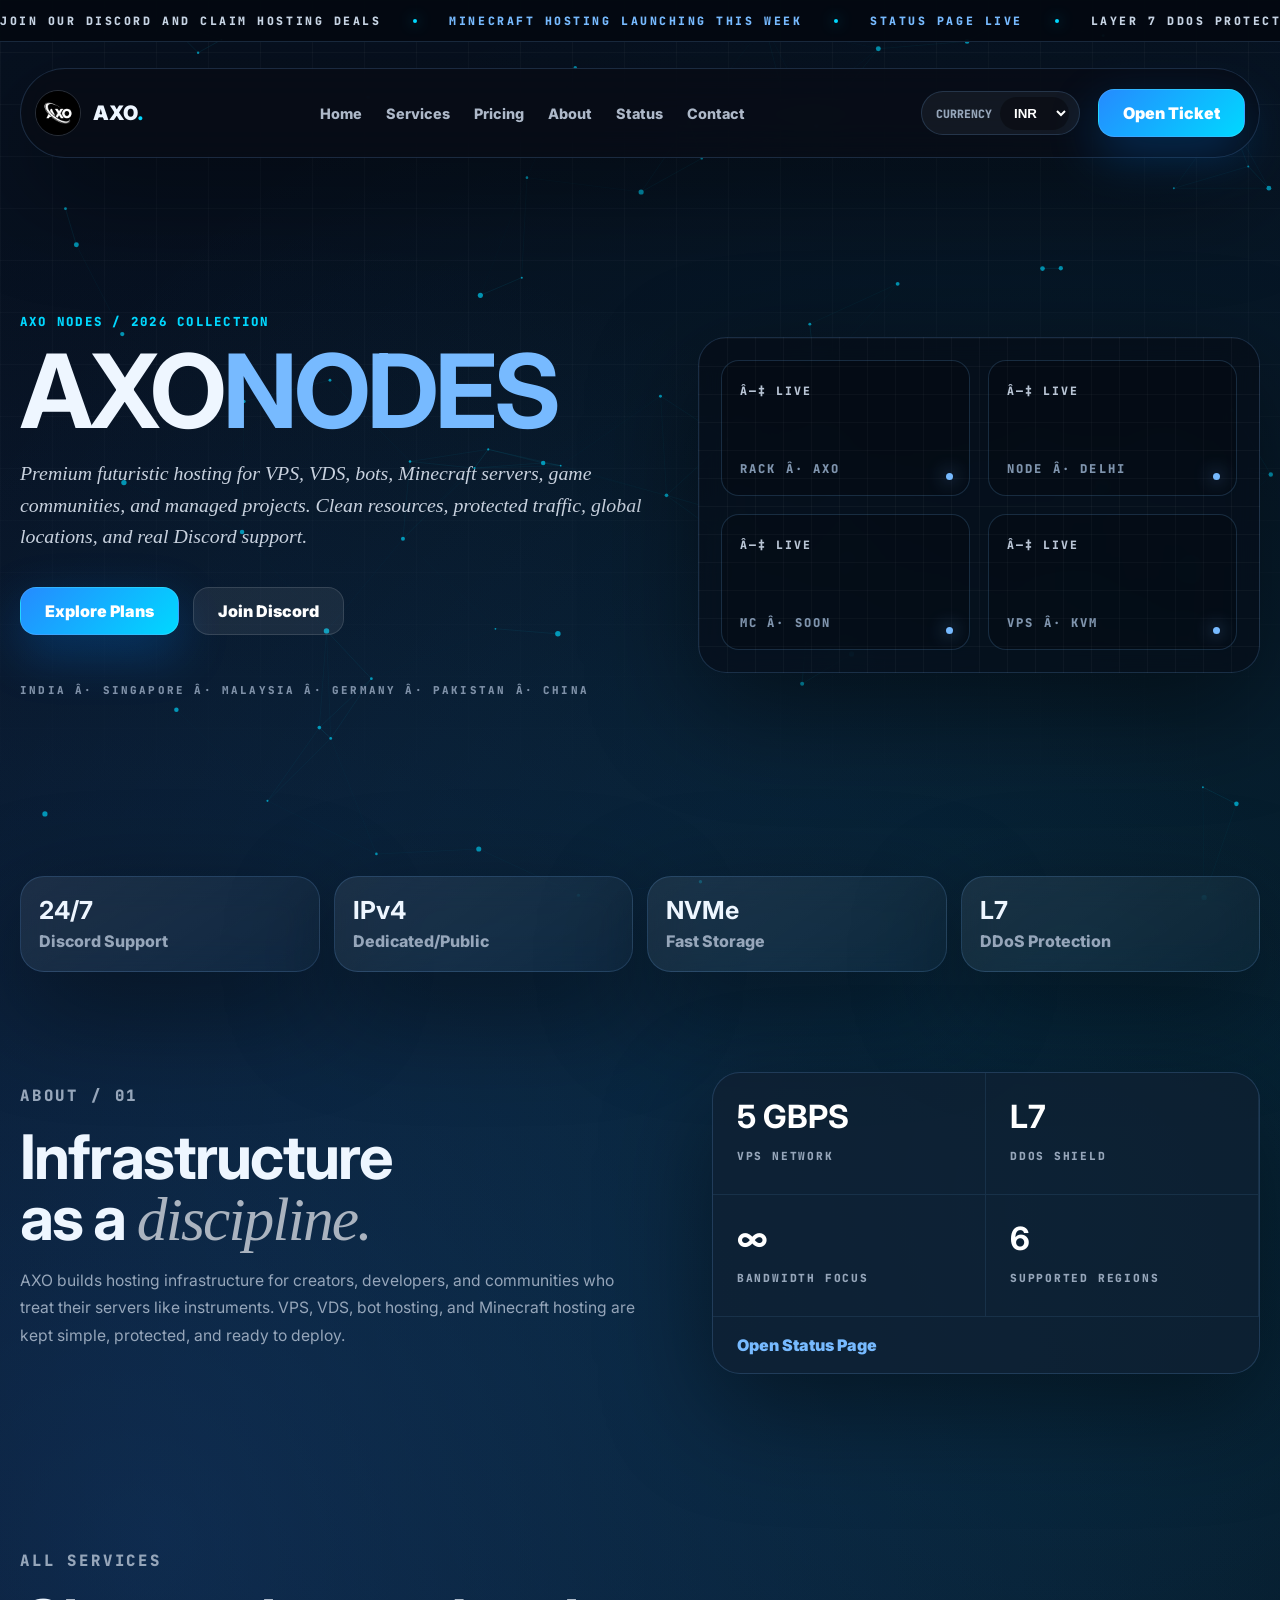
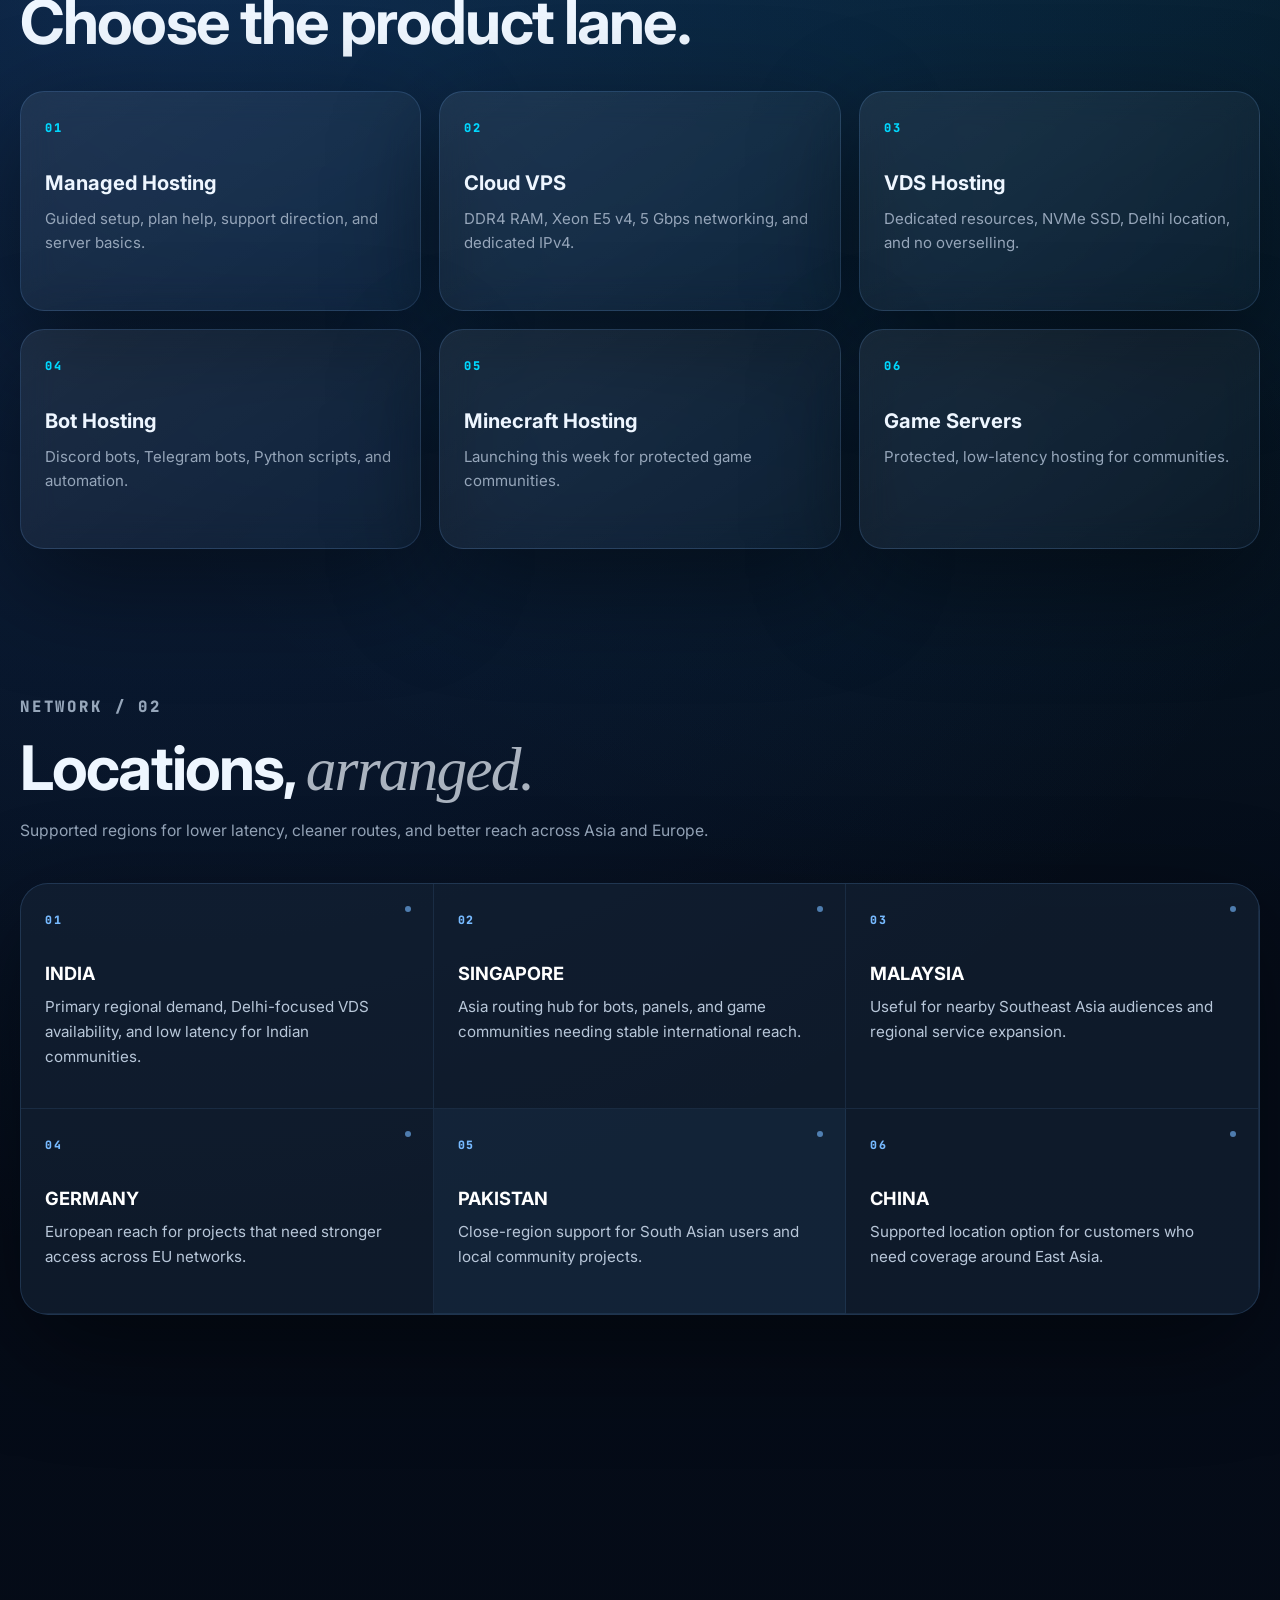
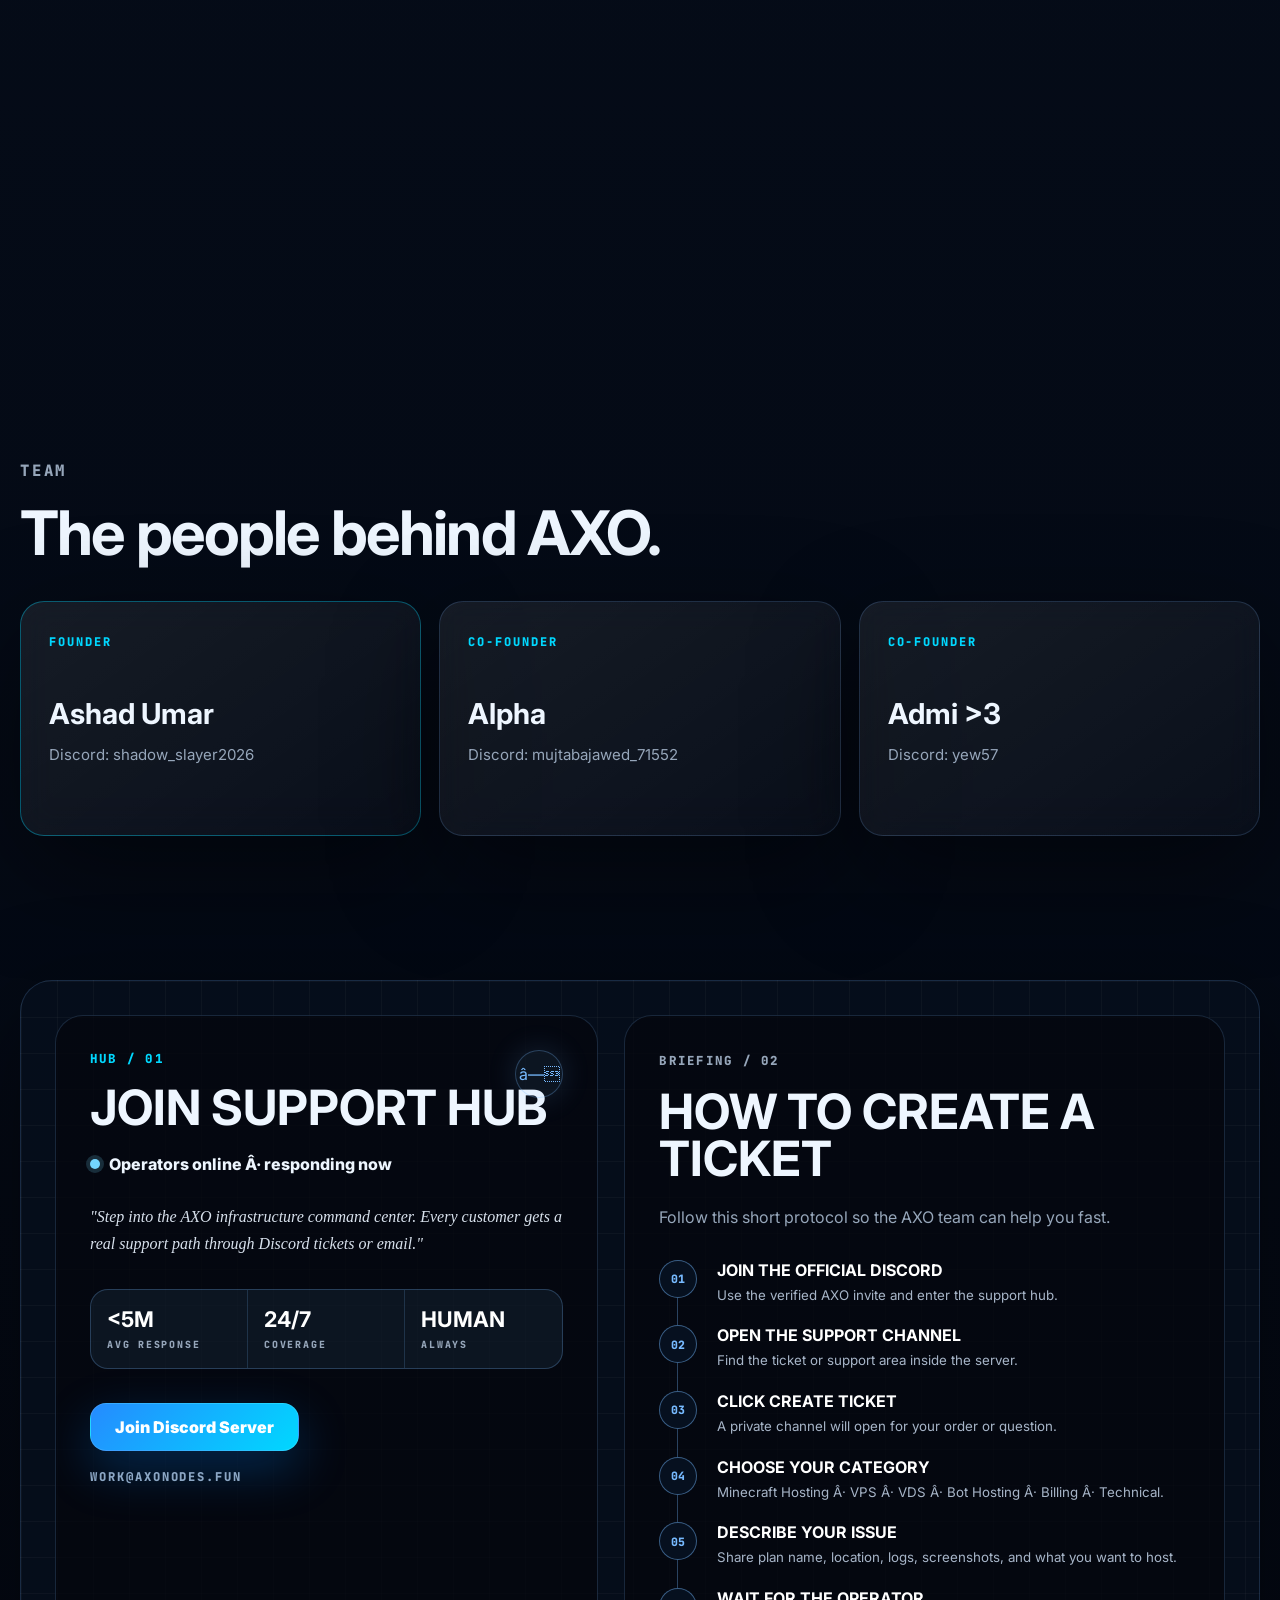
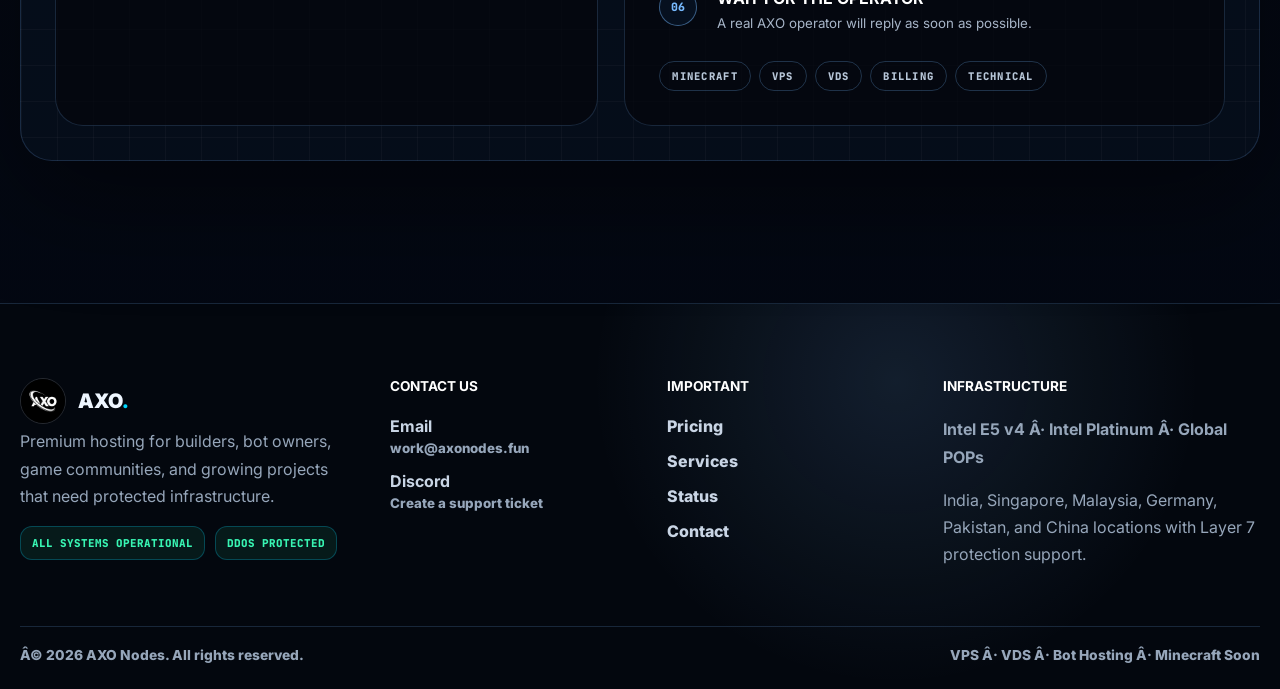
<file: index.html>
﻿<!DOCTYPE html>
<html lang="en">
<head>
  <meta charset="UTF-8">
  <meta name="viewport" content="width=device-width, initial-scale=1.0">
  <title>AXO Nodes | Futuristic Hosting</title>
  <meta name="description" content="AXO Nodes provides VPS, VDS, bot hosting, Minecraft hosting, game server hosting, managed support, global locations, and Layer 7 DDoS protection.">
  <link rel="icon" href="assets/axo.png">
  <link rel="preconnect" href="https://fonts.googleapis.com">
  <link rel="preconnect" href="https://fonts.gstatic.com" crossorigin>
  <link href="https://fonts.googleapis.com/css2?family=Inter:wght@400;600;700;800;900&family=JetBrains+Mono:wght@500;700;800&display=swap" rel="stylesheet">
  <link rel="stylesheet" href="styles.css">
</head>
<body>
  <canvas id="space"></canvas>

  <div class="ticker" aria-label="AXO announcement">
    <div class="ticker-track">
      <span>Join our Discord and claim hosting deals</span><i></i>
      <a href="minecraft-hosting.html">Minecraft hosting launching this week</a><i></i>
      <a href="https://status.axonodes.fun/" target="_blank" rel="noreferrer">Status page live</a><i></i>
      <span>Layer 7 DDoS protection supported</span><i></i>
      <span>Join our Discord and claim hosting deals</span><i></i>
      <a href="minecraft-hosting.html">Minecraft hosting launching this week</a><i></i>
      <a href="https://status.axonodes.fun/" target="_blank" rel="noreferrer">Status page live</a><i></i>
      <span>Layer 7 DDoS protection supported</span><i></i>
    </div>
  </div>

  <header class="site-header">
    <a class="brand" href="index.html" aria-label="AXO home">
      <img src="assets/axo.png" alt="AXO logo">
      <span>AXO<span>.</span></span>
    </a>

    <button class="nav-toggle" type="button" aria-label="Open menu">
      <span></span><span></span><span></span>
    </button>

    <nav class="nav">
      <a href="index.html">Home</a>
      <div class="nav-item">
        <a href="services.html">Services</a>
        <div class="mega-menu">
          <a href="vps-hosting.html"><b>VPS Hosting</b><small>Scalable cloud servers</small></a>
          <a href="vds-hosting.html"><b>VDS Hosting</b><small>Dedicated resources</small></a>
          <a href="bot-hosting.html"><b>Bot Hosting</b><small>Discord, Telegram, automation</small></a>
          <a href="minecraft-hosting.html"><b>Minecraft Hosting</b><small>Launching this week</small></a>
          <a href="game-hosting.html"><b>Game Servers</b><small>Protected communities</small></a>
          <a href="managed-hosting.html"><b>Managed Support</b><small>Guided setup and help</small></a>
        </div>
      </div>
      <a href="pricing.html">Pricing</a>
      <a href="about.html">About</a>
      <a href="https://status.axonodes.fun/" target="_blank" rel="noreferrer">Status</a>
      <a href="contact.html">Contact</a>
    </nav>

    <label class="currency-switch" aria-label="Change currency">
      <span>Currency</span>
      <select id="currencySelect">
        <option value="INR">INR</option>
        <option value="USD">USD</option>
        <option value="PKR">PKR</option>
      </select>
    </label>

    <a class="header-cta" href="https://discord.gg/C2tTAcxFhd" target="_blank" rel="noreferrer">Open Ticket</a>
  </header>

  <main>
    <section class="hero">
      <div class="hero-copy reveal">
        <p class="eyebrow">AXO Nodes / 2026 Collection</p>
        <h1>AXO<span>NODES</span></h1>
        <p class="hero-text">Premium futuristic hosting for VPS, VDS, bots, Minecraft servers, game communities, and managed projects. Clean resources, protected traffic, global locations, and real Discord support.</p>
        <div class="hero-actions">
          <a class="btn primary magnetic" href="pricing.html">Explore Plans</a>
          <a class="btn ghost magnetic" href="https://discord.gg/C2tTAcxFhd" target="_blank" rel="noreferrer">Join Discord</a>
        </div>
        <div class="hero-locations">India Â· Singapore Â· Malaysia Â· Germany Â· Pakistan Â· China</div>
      </div>

      <div class="hero-network reveal" aria-label="Live AXO network status">
        <article><span>â—‡ Live</span><b>Rack Â· AXO</b><i></i></article>
        <article><span>â—‡ Live</span><b>Node Â· Delhi</b><i></i></article>
        <article><span>â—‡ Live</span><b>MC Â· Soon</b><i></i></article>
        <article><span>â—‡ Live</span><b>VPS Â· KVM</b><i></i></article>
      </div>
    </section>

    <section class="metric-strip reveal">
      <div><b>24/7</b><span>Discord Support</span></div>
      <div><b>IPv4</b><span>Dedicated/Public</span></div>
      <div><b>NVMe</b><span>Fast Storage</span></div>
      <div><b>L7</b><span>DDoS Protection</span></div>
    </section>

    <section class="section about-cinematic">
      <div class="section-copy reveal">
        <p class="eyebrow">About / 01</p>
        <h2>Infrastructure<br>as a <em>discipline.</em></h2>
        <p>AXO builds hosting infrastructure for creators, developers, and communities who treat their servers like instruments. VPS, VDS, bot hosting, and Minecraft hosting are kept simple, protected, and ready to deploy.</p>
      </div>
      <div class="infra-stats reveal">
        <div><b>5 Gbps</b><span>VPS Network</span></div>
        <div><b>L7</b><span>DDoS Shield</span></div>
        <div><b>∞</b><span>Bandwidth Focus</span></div>
        <div><b>6</b><span>Supported Regions</span></div>
        <a href="https://status.axonodes.fun/" target="_blank" rel="noreferrer">Open Status Page</a>
      </div>
    </section>

    <section class="section" id="services">
      <div class="section-head reveal">
        <p class="eyebrow">All Services</p>
        <h2>Choose the product lane.</h2>
      </div>
      <div class="service-grid">
        <a class="service-card reveal" href="managed-hosting.html"><span>01</span><h3>Managed Hosting</h3><p>Guided setup, plan help, support direction, and server basics.</p></a>
        <a class="service-card reveal" href="vps-hosting.html"><span>02</span><h3>Cloud VPS</h3><p>DDR4 RAM, Xeon E5 v4, 5 Gbps networking, and dedicated IPv4.</p></a>
        <a class="service-card reveal" href="vds-hosting.html"><span>03</span><h3>VDS Hosting</h3><p>Dedicated resources, NVMe SSD, Delhi location, and no overselling.</p></a>
        <a class="service-card reveal" href="bot-hosting.html"><span>04</span><h3>Bot Hosting</h3><p>Discord bots, Telegram bots, Python scripts, and automation.</p></a>
        <a class="service-card reveal" href="minecraft-hosting.html"><span>05</span><h3>Minecraft Hosting</h3><p>Launching this week for protected game communities.</p></a>
        <a class="service-card reveal" href="game-hosting.html"><span>06</span><h3>Game Servers</h3><p>Protected, low-latency hosting for communities.</p></a>
      </div>
    </section>

    <section class="section locations-section">
      <div class="section-head reveal">
        <p class="eyebrow">Network / 02</p>
        <h2>Locations, <em>arranged.</em></h2>
        <p>Supported regions for lower latency, cleaner routes, and better reach across Asia and Europe.</p>
      </div>
      <div class="detail-grid reveal">
        <article><span>01</span><i></i><h3>India</h3><p>Primary regional demand, Delhi-focused VDS availability, and low latency for Indian communities.</p></article>
        <article><span>02</span><i></i><h3>Singapore</h3><p>Asia routing hub for bots, panels, and game communities needing stable international reach.</p></article>
        <article><span>03</span><i></i><h3>Malaysia</h3><p>Useful for nearby Southeast Asia audiences and regional service expansion.</p></article>
        <article><span>04</span><i></i><h3>Germany</h3><p>European reach for projects that need stronger access across EU networks.</p></article>
        <article><span>05</span><i></i><h3>Pakistan</h3><p>Close-region support for South Asian users and local community projects.</p></article>
        <article><span>06</span><i></i><h3>China</h3><p>Supported location option for customers who need coverage around East Asia.</p></article>
      </div>
    </section>

    <section class="section faq-section">
      <div class="section-head reveal">
        <p class="eyebrow">FAQ</p>
        <h2>Before you open a ticket.</h2>
      </div>
      <div class="faq-grid">
        <details class="faq-card reveal" open><summary>How do I order?</summary><p>Join the AXO Discord, create a support ticket, and mention your plan, location, billing cycle, and project type.</p></details>
        <details class="faq-card reveal"><summary>Do VPS plans include IPv4?</summary><p>Yes. VPS plans include dedicated IPv4, DDR4 RAM, Xeon E5 v4 processors based on availability, and 5 Gbps connectivity.</p></details>
        <details class="faq-card reveal"><summary>What makes VDS different?</summary><p>VDS plans focus on dedicated resources, NVMe SSD storage, 2 Gbps connectivity, and no overselling.</p></details>
        <details class="faq-card reveal"><summary>Is Minecraft hosting available?</summary><p>Minecraft hosting is launching this week. Open a ticket to ask about recommended resources and availability.</p></details>
        <details class="faq-card reveal"><summary>Do you support Layer 7 DDoS protection?</summary><p>Yes. Layer 7 protection is supported for compatible public-facing services and panels.</p></details>
        <details class="faq-card reveal"><summary>Can AXO help me choose a plan?</summary><p>Yes. Managed support can guide you toward the right VPS, VDS, bot, or game hosting option.</p></details>
      </div>
    </section>

    <section class="section team-section">
      <div class="section-head reveal">
        <p class="eyebrow">Team</p>
        <h2>The people behind AXO.</h2>
      </div>
      <div class="team-grid">
        <article class="team-card founder reveal"><span>Founder</span><h3>Ashad Umar</h3><p>Discord: shadow_slayer2026</p></article>
        <article class="team-card reveal"><span>Co-Founder</span><h3>Alpha</h3><p>Discord: mujtabajawed_71552</p></article>
        <article class="team-card reveal"><span>Co-Founder</span><h3>Admi &gt;3</h3><p>Discord: yew57</p></article>
      </div>
    </section>

    <section class="section support-section">
      <div class="support-shell reveal">
        <article class="support-hub">
          <div class="support-icon">â—</div>
          <p class="eyebrow">Hub / 01</p>
          <h2>Join Support Hub</h2>
          <p class="support-online"><span></span> Operators online Â· responding now</p>
          <blockquote>"Step into the AXO infrastructure command center. Every customer gets a real support path through Discord tickets or email."</blockquote>
          <div class="support-stats">
            <div><b>&lt;5m</b><small>Avg Response</small></div>
            <div><b>24/7</b><small>Coverage</small></div>
            <div><b>Human</b><small>Always</small></div>
          </div>
          <a class="btn primary magnetic" href="https://discord.gg/C2tTAcxFhd" target="_blank" rel="noreferrer">Join Discord Server</a>
          <a class="support-email" href="mailto:work@axonodes.fun">work@axonodes.fun</a>
        </article>
        <article class="ticket-steps">
          <p class="eyebrow">Briefing / 02</p>
          <h2>How To Create A Ticket</h2>
          <p>Follow this short protocol so the AXO team can help you fast.</p>
          <ol>
            <li><span>01</span><div><b>Join the official Discord</b><small>Use the verified AXO invite and enter the support hub.</small></div></li>
            <li><span>02</span><div><b>Open the support channel</b><small>Find the ticket or support area inside the server.</small></div></li>
            <li><span>03</span><div><b>Click create ticket</b><small>A private channel will open for your order or question.</small></div></li>
            <li><span>04</span><div><b>Choose your category</b><small>Minecraft Hosting Â· VPS Â· VDS Â· Bot Hosting Â· Billing Â· Technical.</small></div></li>
            <li><span>05</span><div><b>Describe your issue</b><small>Share plan name, location, logs, screenshots, and what you want to host.</small></div></li>
            <li><span>06</span><div><b>Wait for the operator</b><small>A real AXO operator will reply as soon as possible.</small></div></li>
          </ol>
          <div class="ticket-tags"><span>Minecraft</span><span>VPS</span><span>VDS</span><span>Billing</span><span>Technical</span></div>
        </article>
      </div>
    </section>
        </div>
      </div>
    </section>
  </main>

  <footer class="site-footer">
    <div class="footer-grid">
      <div class="footer-brand">
        <a class="brand" href="index.html"><img src="assets/axo.png" alt="AXO logo"><span>AXO<span>.</span></span></a>
        <p>Premium hosting for builders, bot owners, game communities, and growing projects that need protected infrastructure.</p>
        <div class="footer-badges"><span>All Systems Operational</span><span>DDoS Protected</span></div>
      </div>
      <div class="footer-col">
        <h3>Contact Us</h3>
        <a href="mailto:work@axonodes.fun"><b>Email</b><small>work@axonodes.fun</small></a>
        <a href="https://discord.gg/C2tTAcxFhd" target="_blank" rel="noreferrer"><b>Discord</b><small>Create a support ticket</small></a>
      </div>
      <div class="footer-col">
        <h3>Important</h3>
        <a href="pricing.html">Pricing</a>
        <a href="services.html">Services</a>
        <a href="https://status.axonodes.fun/" target="_blank" rel="noreferrer">Status</a>
        <a href="contact.html">Contact</a>
      </div>
      <div class="footer-col">
        <h3>Infrastructure</h3>
        <p><b>Intel E5 v4 Â· Intel Platinum Â· Global POPs</b></p>
        <p>India, Singapore, Malaysia, Germany, Pakistan, and China locations with Layer 7 protection support.</p>
      </div>
    </div>
    <div class="footer-bottom"><span>Â© 2026 AXO Nodes. All rights reserved.</span><span>VPS Â· VDS Â· Bot Hosting Â· Minecraft Soon</span></div>
  </footer>

  <script src="script.js"></script>
</body>
</html>
</file>
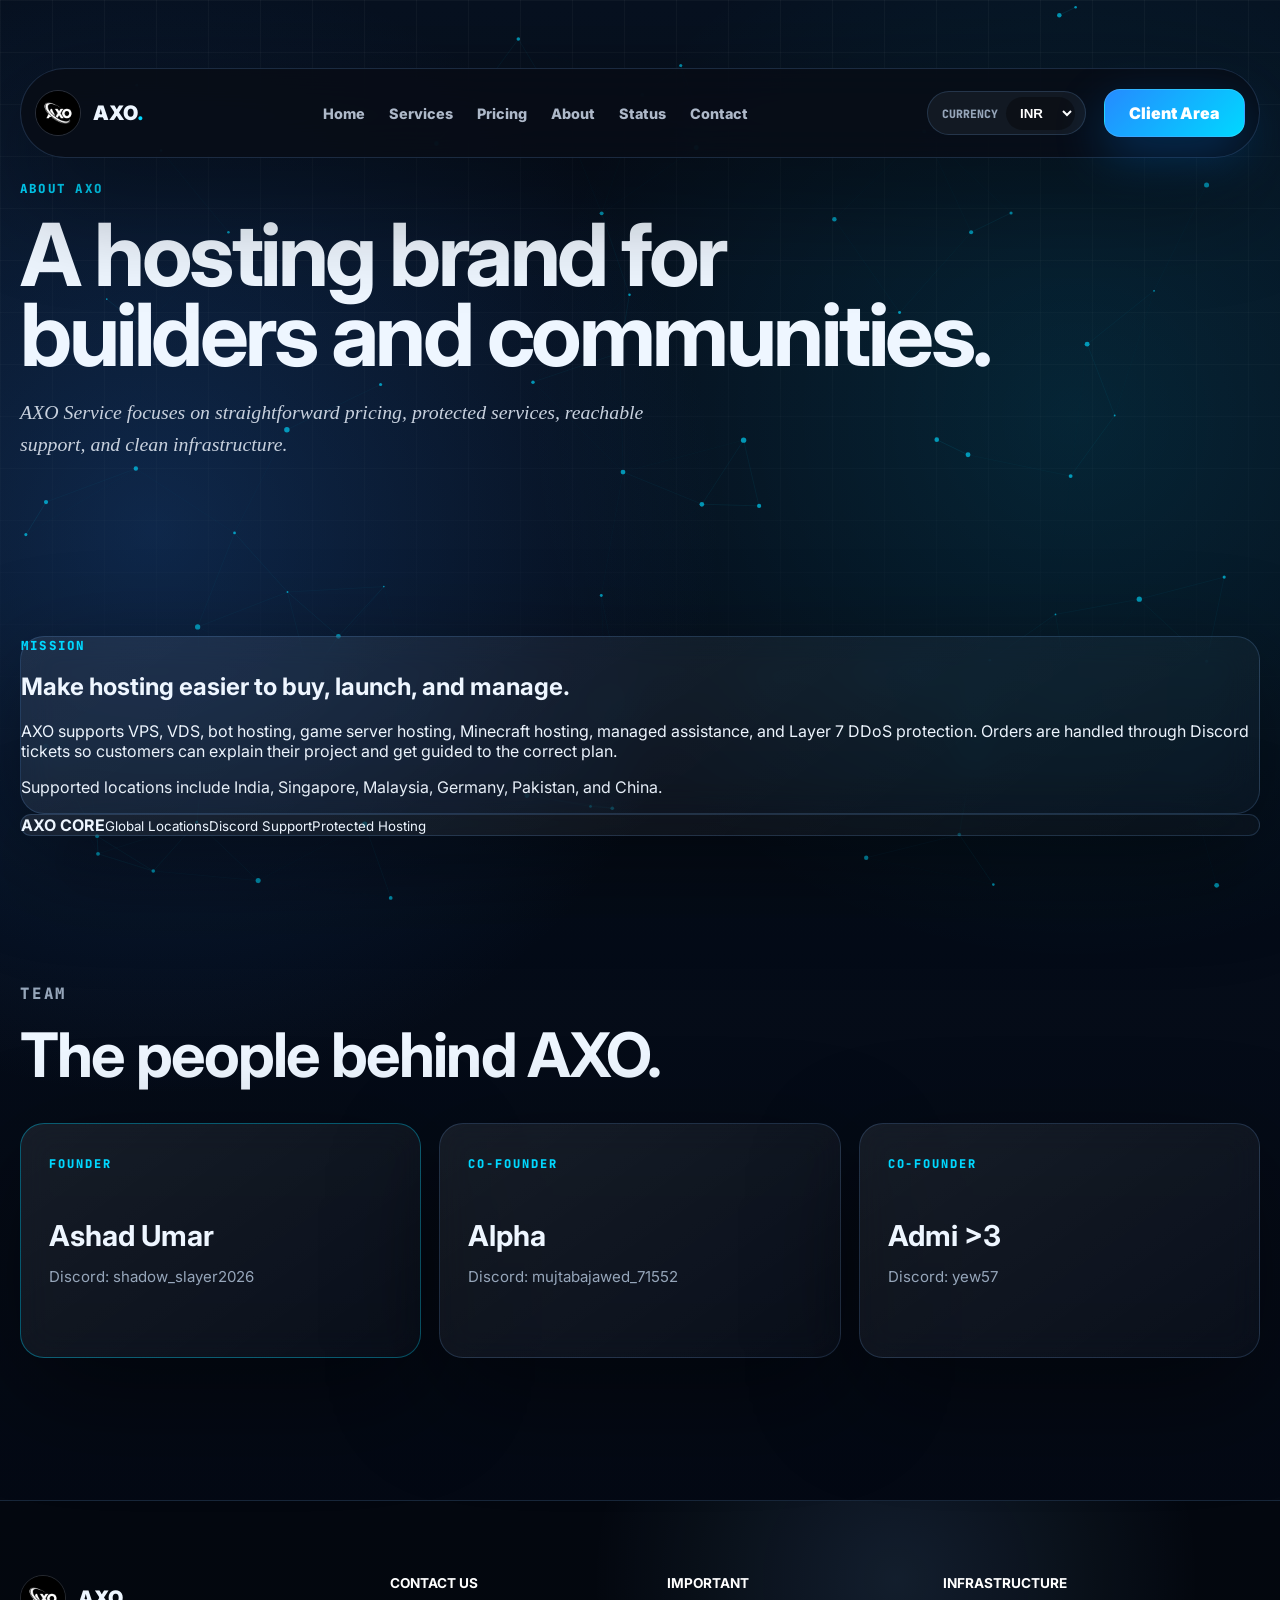
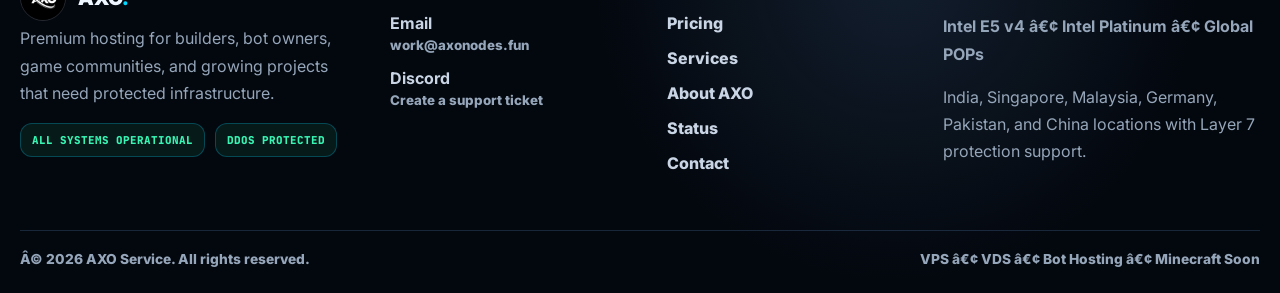
<file: about.html>
﻿<!DOCTYPE html>
<html lang="en">
<head>
  <meta charset="UTF-8"><meta name="viewport" content="width=device-width, initial-scale=1.0">
  <title>About | AXO Service</title>
  <meta name="description" content="About AXO Service, founder Ashad Umar, co-founders, locations, and hosting mission.">
  <link rel="icon" href="assets/axo.png">
  <link rel="preconnect" href="https://fonts.googleapis.com"><link rel="preconnect" href="https://fonts.gstatic.com" crossorigin>
  <link href="https://fonts.googleapis.com/css2?family=Inter:wght@400;600;700;800;900&family=JetBrains+Mono:wght@500;700&display=swap" rel="stylesheet"><link rel="stylesheet" href="styles.css">
</head>
<body>
  <canvas id="space"></canvas><div class="noise"></div><div class="cursor-glow" aria-hidden="true"></div>
  <header class="site-header"><a class="brand" href="index.html"><img src="assets/axo.png" alt="AXO logo"><span>AXO<span class="brand-dot">.</span></span></a><button class="nav-toggle" type="button" aria-label="Open menu"><span></span><span></span><span></span></button><nav class="nav"><a href="index.html">Home</a><div class="nav-item"><a href="services.html">Services</a><div class="mega-menu"><a href="vps-hosting.html"><b>VPS Hosting</b><span>Scalable cloud servers</span></a><a href="vds-hosting.html"><b>VDS Hosting</b><span>Dedicated resources</span></a><a href="bot-hosting.html"><b>Bot Hosting</b><span>Discord, Telegram, automation</span></a><a href="minecraft-hosting.html"><b>Minecraft Hosting</b><span>Launching this week</span></a><a href="game-hosting.html"><b>Game Servers</b><span>Protected community hosting</span></a><a href="managed-hosting.html"><b>Managed Support</b><span>Guided setup and help</span></a></div></div><a href="pricing.html">Pricing</a><a href="about.html">About</a><a href="https://status.axonodes.fun/" target="_blank" rel="noreferrer">Status</a><a href="contact.html">Contact</a></nav><label class="currency-switch" aria-label="Change currency"><span>Currency</span><select id="currencySelect"><option value="INR">INR</option><option value="USD">USD</option><option value="PKR">PKR</option></select></label><a class="header-cta" href="https://discord.gg/C2tTAcxFhd" target="_blank" rel="noreferrer">Client Area</a></header>
  <main>
    <section class="page-hero"><p class="eyebrow reveal">About AXO</p><h1 class="reveal">A hosting brand for builders and communities.</h1><p class="hero-text reveal">AXO Service focuses on straightforward pricing, protected services, reachable support, and clean infrastructure.</p></section>
    <section class="section about-section"><div class="about-copy reveal"><p class="eyebrow">Mission</p><h2>Make hosting easier to buy, launch, and manage.</h2><p>AXO supports VPS, VDS, bot hosting, game server hosting, Minecraft hosting, managed assistance, and Layer 7 DDoS protection. Orders are handled through Discord tickets so customers can explain their project and get guided to the correct plan.</p><p>Supported locations include India, Singapore, Malaysia, Germany, Pakistan, and China.</p></div><div class="about-hologram reveal"><div class="holo-tower"><span></span><span></span><span></span><span></span></div><div class="holo-readout"><b>AXO CORE</b><small>Global Locations</small><small>Discord Support</small><small>Protected Hosting</small></div></div></section>
    <section class="section team-section"><div class="section-head reveal"><p class="eyebrow">Team</p><h2>The people behind AXO.</h2></div><div class="team-grid"><article class="team-card founder reveal"><span>Founder</span><h3>Ashad Umar</h3><p>Discord: shadow_slayer2026</p></article><article class="team-card reveal"><span>Co-Founder</span><h3>Alpha</h3><p>Discord: mujtabajawed_71552</p></article><article class="team-card reveal"><span>Co-Founder</span><h3>Admi &gt;3</h3><p>Discord: yew57</p></article></div></section>
  </main>
  <footer class="site-footer"><div class="footer-bg"></div><div class="footer-grid"><div class="footer-brand"><a class="brand" href="index.html"><img src="assets/axo.png" alt="AXO logo"><span>AXO<span class="brand-dot">.</span></span></a><p>Premium hosting for builders, bot owners, game communities, and growing projects that need protected infrastructure.</p><div class="footer-badges"><span>All Systems Operational</span><span>DDoS Protected</span></div></div><div class="footer-col"><h3>Contact Us</h3><a href="mailto:work@axonodes.fun"><b>Email</b><small>work@axonodes.fun</small></a><a href="https://discord.gg/C2tTAcxFhd" target="_blank" rel="noreferrer"><b>Discord</b><small>Create a support ticket</small></a></div><div class="footer-col"><h3>Important</h3><a href="pricing.html">Pricing</a><a href="services.html">Services</a><a href="about.html">About AXO</a><a href="https://status.axonodes.fun/" target="_blank" rel="noreferrer">Status</a><a href="contact.html">Contact</a></div><div class="footer-col"><h3>Infrastructure</h3><p><b>Intel E5 v4 â€¢ Intel Platinum â€¢ Global POPs</b></p><p>India, Singapore, Malaysia, Germany, Pakistan, and China locations with Layer 7 protection support.</p></div></div><div class="footer-bottom"><span>Â© 2026 AXO Service. All rights reserved.</span><span>VPS â€¢ VDS â€¢ Bot Hosting â€¢ Minecraft Soon</span></div></footer><script src="script.js"></script>
</body>
</html>
</file>
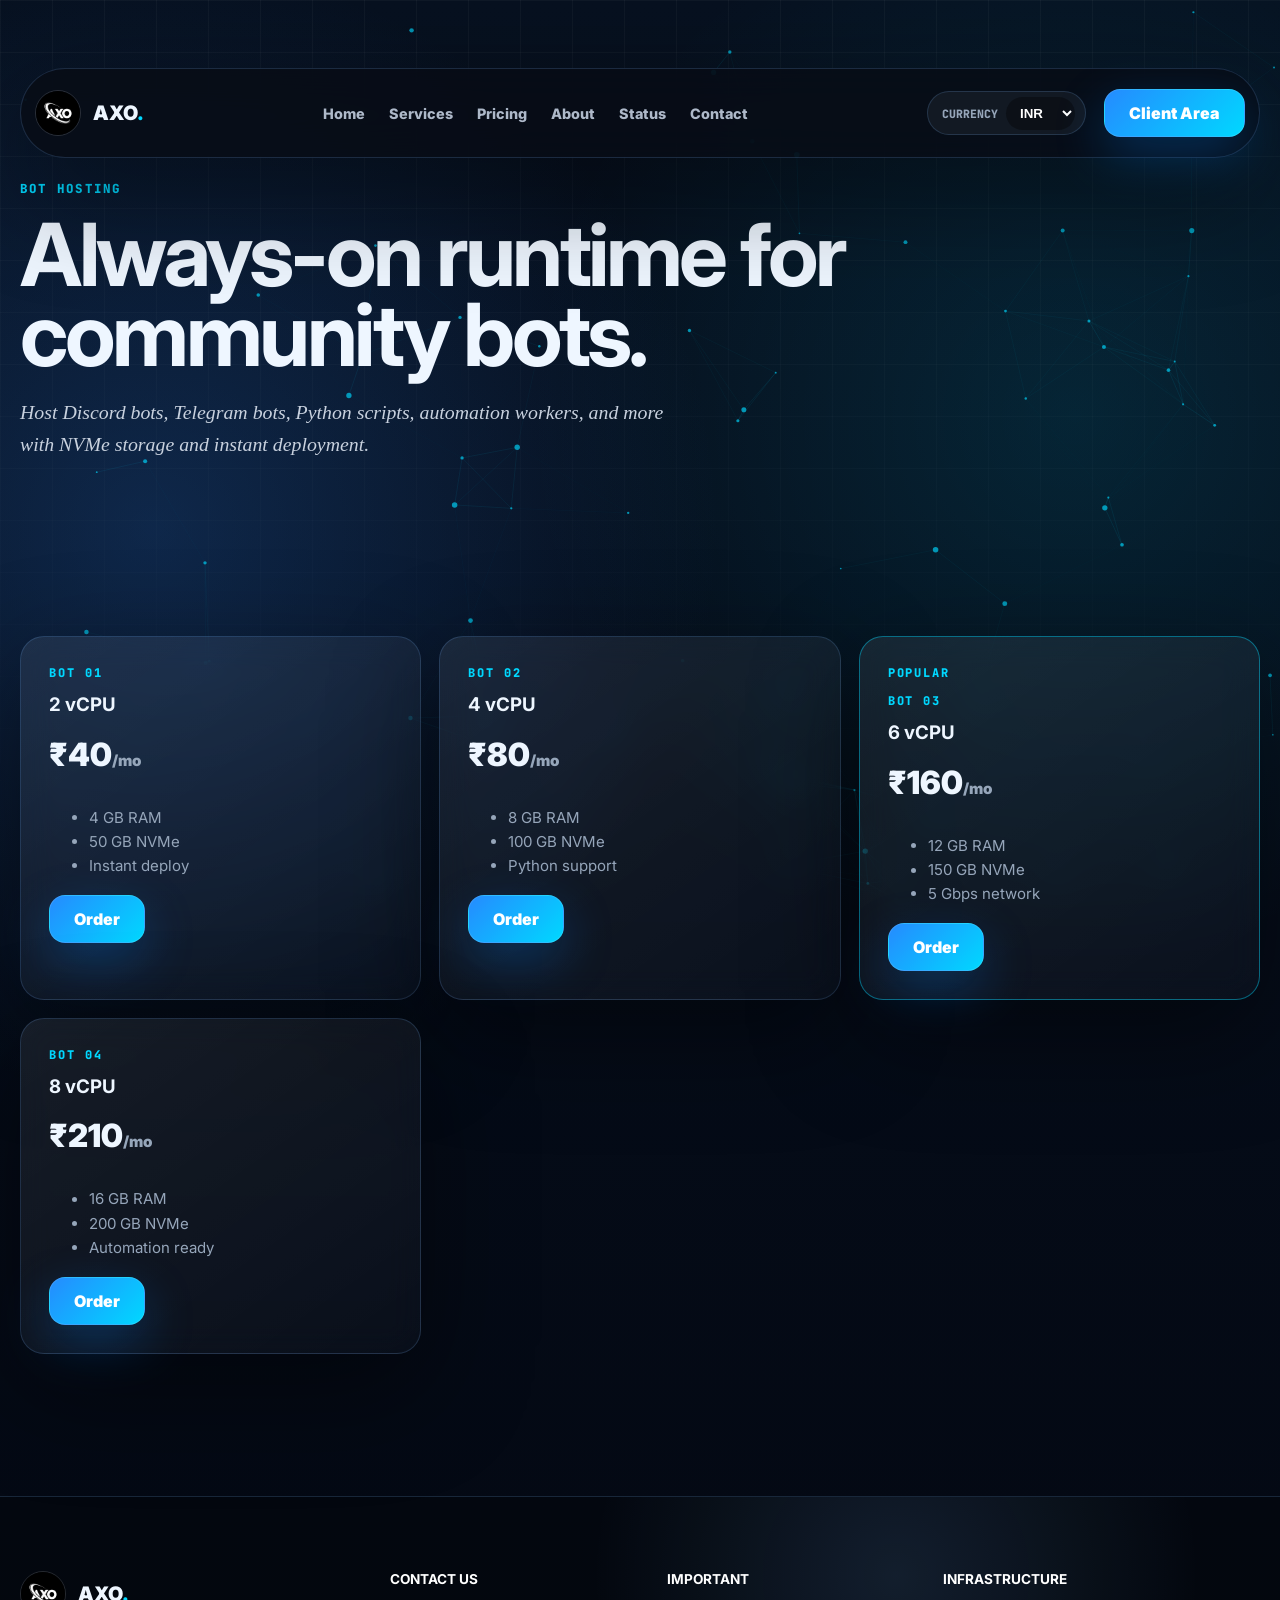
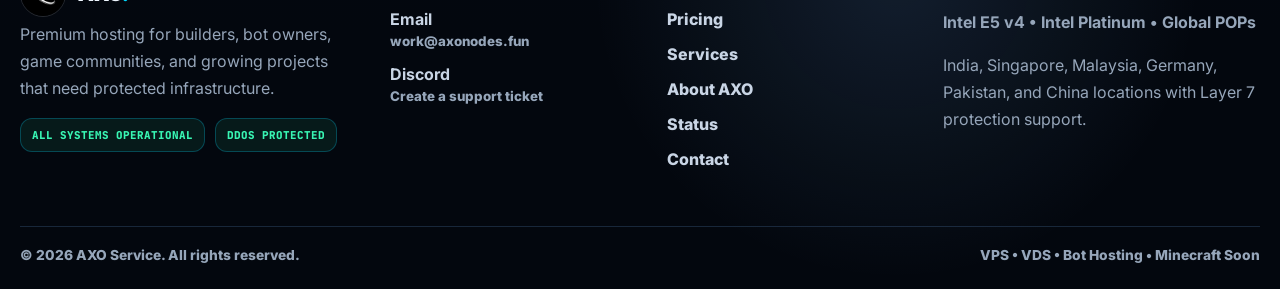
<file: bot-hosting.html>
﻿<!DOCTYPE html><html lang="en"><head><meta charset="UTF-8"><meta name="viewport" content="width=device-width, initial-scale=1.0"><title>Bot Hosting | AXO Service</title><meta name="description" content="AXO bot hosting for Discord bots, Telegram bots, Python, automation, and always-on scripts."><link rel="icon" href="assets/axo.png"><link rel="preconnect" href="https://fonts.googleapis.com"><link rel="preconnect" href="https://fonts.gstatic.com" crossorigin><link href="https://fonts.googleapis.com/css2?family=Inter:wght@400;600;700;800;900&family=JetBrains+Mono:wght@500;700&display=swap" rel="stylesheet"><link rel="stylesheet" href="styles.css"></head><body><canvas id="space"></canvas><div class="noise"></div><div class="cursor-glow"></div><header class="site-header"><a class="brand" href="index.html"><img src="assets/axo.png" alt="AXO logo"><span>AXO<span class="brand-dot">.</span></span></a><button class="nav-toggle" type="button" aria-label="Open menu"><span></span><span></span><span></span></button><nav class="nav"><a href="index.html">Home</a><div class="nav-item"><a href="services.html">Services</a><div class="mega-menu"><a href="vps-hosting.html"><b>VPS Hosting</b><span>Scalable cloud servers</span></a><a href="vds-hosting.html"><b>VDS Hosting</b><span>Dedicated resources</span></a><a href="bot-hosting.html"><b>Bot Hosting</b><span>Discord, Telegram, automation</span></a><a href="minecraft-hosting.html"><b>Minecraft Hosting</b><span>Launching this week</span></a><a href="game-hosting.html"><b>Game Servers</b><span>Protected community hosting</span></a><a href="managed-hosting.html"><b>Managed Support</b><span>Guided setup and help</span></a></div></div><a href="pricing.html">Pricing</a><a href="about.html">About</a><a href="https://status.axonodes.fun/" target="_blank" rel="noreferrer">Status</a><a href="contact.html">Contact</a></nav><label class="currency-switch"><span>Currency</span><select id="currencySelect"><option value="INR">INR</option><option value="USD">USD</option><option value="PKR">PKR</option></select></label><a class="header-cta" href="https://discord.gg/C2tTAcxFhd" target="_blank" rel="noreferrer">Client Area</a></header><main><section class="page-hero"><p class="eyebrow reveal">Bot Hosting</p><h1 class="reveal">Always-on runtime for community bots.</h1><p class="hero-text reveal">Host Discord bots, Telegram bots, Python scripts, automation workers, and more with NVMe storage and instant deployment.</p></section><section class="section pricing-section"><div class="plan-grid"><article class="plan-card reveal"><p class="plan-name">Bot 01</p><h3>2 vCPU</h3><p class="price" data-inr="40">â‚¹40<span>/mo</span></p><ul><li>4 GB RAM</li><li>50 GB NVMe</li><li>Instant deploy</li></ul><a href="contact.html" class="plan-btn">Order</a></article><article class="plan-card reveal"><p class="plan-name">Bot 02</p><h3>4 vCPU</h3><p class="price" data-inr="80">â‚¹80<span>/mo</span></p><ul><li>8 GB RAM</li><li>100 GB NVMe</li><li>Python support</li></ul><a href="contact.html" class="plan-btn">Order</a></article><article class="plan-card popular reveal"><p class="badge">Popular</p><p class="plan-name">Bot 03</p><h3>6 vCPU</h3><p class="price" data-inr="160">â‚¹160<span>/mo</span></p><ul><li>12 GB RAM</li><li>150 GB NVMe</li><li>5 Gbps network</li></ul><a href="contact.html" class="plan-btn">Order</a></article><article class="plan-card reveal"><p class="plan-name">Bot 04</p><h3>8 vCPU</h3><p class="price" data-inr="210">â‚¹210<span>/mo</span></p><ul><li>16 GB RAM</li><li>200 GB NVMe</li><li>Automation ready</li></ul><a href="contact.html" class="plan-btn">Order</a></article></div></section></main><footer class="site-footer"><div class="footer-bg"></div><div class="footer-grid"><div class="footer-brand"><a class="brand" href="index.html"><img src="assets/axo.png" alt="AXO logo"><span>AXO<span class="brand-dot">.</span></span></a><p>Premium hosting for builders, bot owners, game communities, and growing projects that need protected infrastructure.</p><div class="footer-badges"><span>All Systems Operational</span><span>DDoS Protected</span></div></div><div class="footer-col"><h3>Contact Us</h3><a href="mailto:work@axonodes.fun"><b>Email</b><small>work@axonodes.fun</small></a><a href="https://discord.gg/C2tTAcxFhd" target="_blank" rel="noreferrer"><b>Discord</b><small>Create a support ticket</small></a></div><div class="footer-col"><h3>Important</h3><a href="pricing.html">Pricing</a><a href="services.html">Services</a><a href="about.html">About AXO</a><a href="https://status.axonodes.fun/" target="_blank" rel="noreferrer">Status</a><a href="contact.html">Contact</a></div><div class="footer-col"><h3>Infrastructure</h3><p><b>Intel E5 v4 • Intel Platinum • Global POPs</b></p><p>India, Singapore, Malaysia, Germany, Pakistan, and China locations with Layer 7 protection support.</p></div></div><div class="footer-bottom"><span>© 2026 AXO Service. All rights reserved.</span><span>VPS • VDS • Bot Hosting • Minecraft Soon</span></div></footer><script src="script.js"></script></body></html>
</file>
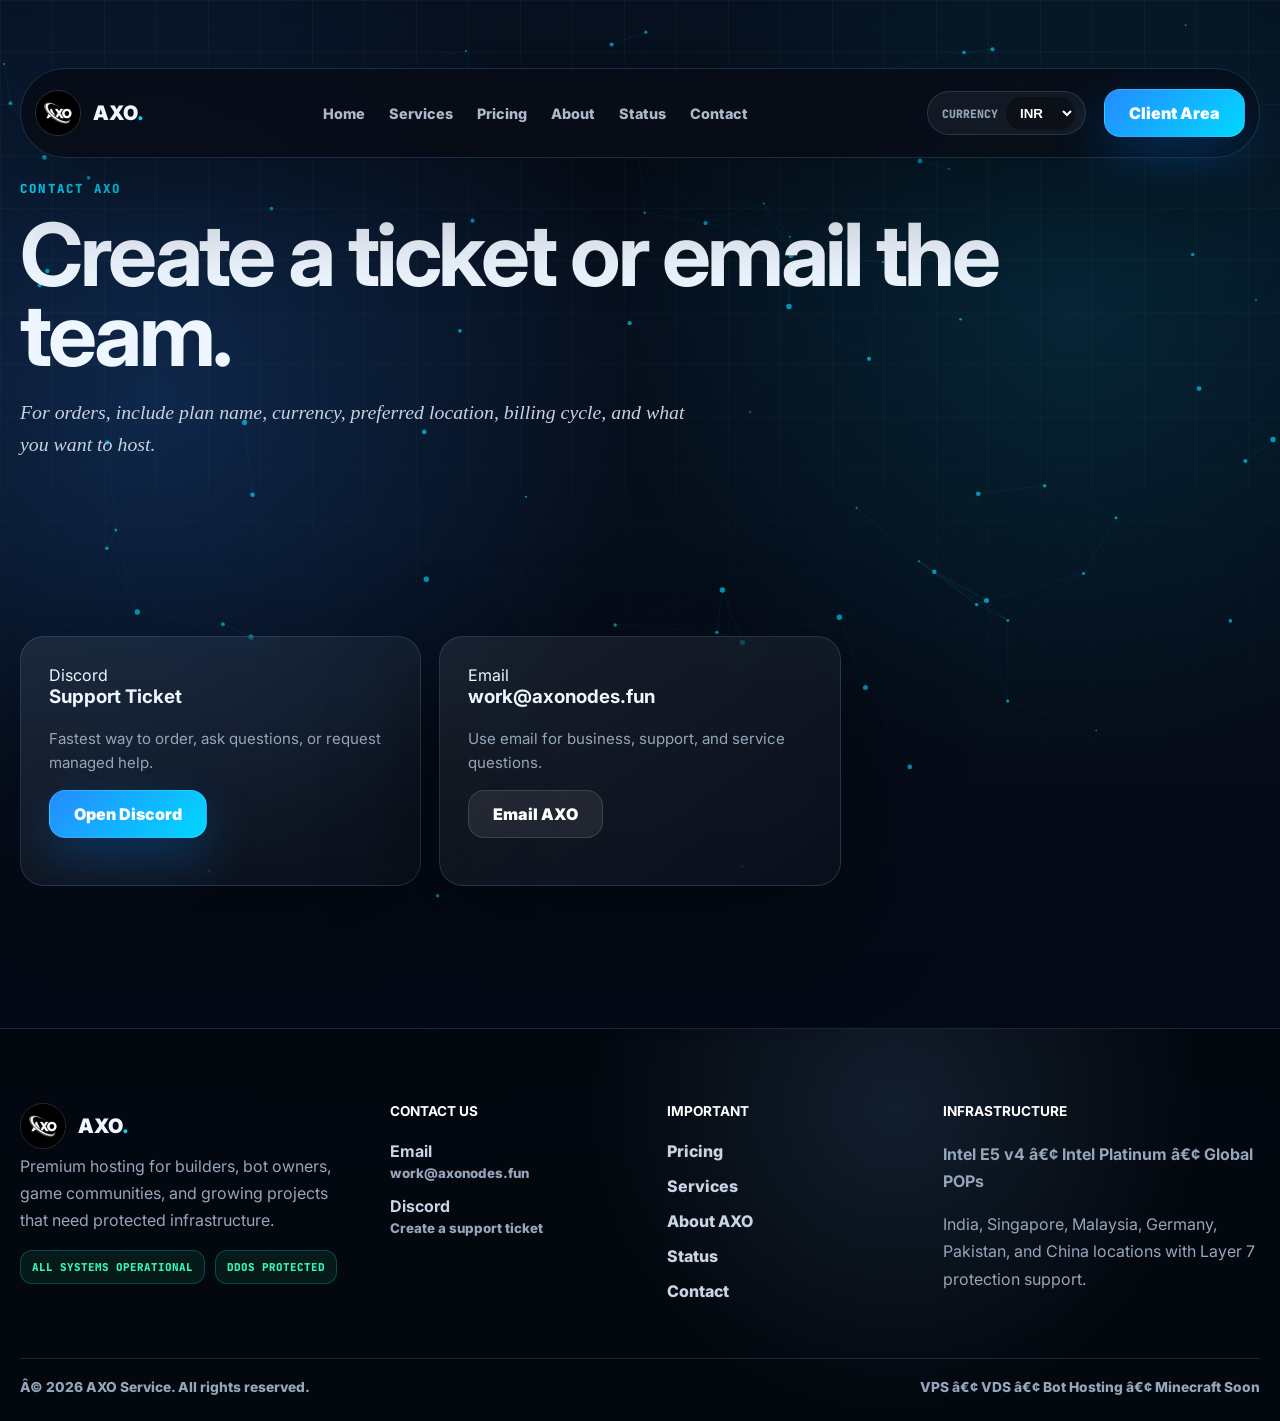
<file: contact.html>
﻿<!DOCTYPE html>
<html lang="en">
<head>
  <meta charset="UTF-8"><meta name="viewport" content="width=device-width, initial-scale=1.0">
  <title>Contact | AXO Service</title>
  <meta name="description" content="Contact AXO Service by Discord ticket or email work@axonodes.fun.">
  <link rel="icon" href="assets/axo.png">
  <link rel="preconnect" href="https://fonts.googleapis.com"><link rel="preconnect" href="https://fonts.gstatic.com" crossorigin>
  <link href="https://fonts.googleapis.com/css2?family=Inter:wght@400;600;700;800;900&family=JetBrains+Mono:wght@500;700&display=swap" rel="stylesheet"><link rel="stylesheet" href="styles.css">
</head>
<body>
  <canvas id="space"></canvas><div class="noise"></div><div class="cursor-glow" aria-hidden="true"></div>
  <header class="site-header"><a class="brand" href="index.html"><img src="assets/axo.png" alt="AXO logo"><span>AXO<span class="brand-dot">.</span></span></a><button class="nav-toggle" type="button" aria-label="Open menu"><span></span><span></span><span></span></button><nav class="nav"><a href="index.html">Home</a><div class="nav-item"><a href="services.html">Services</a><div class="mega-menu"><a href="vps-hosting.html"><b>VPS Hosting</b><span>Scalable cloud servers</span></a><a href="vds-hosting.html"><b>VDS Hosting</b><span>Dedicated resources</span></a><a href="bot-hosting.html"><b>Bot Hosting</b><span>Discord, Telegram, automation</span></a><a href="minecraft-hosting.html"><b>Minecraft Hosting</b><span>Launching this week</span></a><a href="game-hosting.html"><b>Game Servers</b><span>Protected community hosting</span></a><a href="managed-hosting.html"><b>Managed Support</b><span>Guided setup and help</span></a></div></div><a href="pricing.html">Pricing</a><a href="about.html">About</a><a href="https://status.axonodes.fun/" target="_blank" rel="noreferrer">Status</a><a href="contact.html">Contact</a></nav><label class="currency-switch" aria-label="Change currency"><span>Currency</span><select id="currencySelect"><option value="INR">INR</option><option value="USD">USD</option><option value="PKR">PKR</option></select></label><a class="header-cta" href="https://discord.gg/C2tTAcxFhd" target="_blank" rel="noreferrer">Client Area</a></header>
  <main>
    <section class="page-hero"><p class="eyebrow reveal">Contact AXO</p><h1 class="reveal">Create a ticket or email the team.</h1><p class="hero-text reveal">For orders, include plan name, currency, preferred location, billing cycle, and what you want to host.</p></section>
    <section class="section contact-grid">
      <article class="contact-card reveal"><span>Discord</span><h3>Support Ticket</h3><p>Fastest way to order, ask questions, or request managed help.</p><a class="btn primary magnetic" href="https://discord.gg/C2tTAcxFhd" target="_blank" rel="noreferrer">Open Discord</a></article>
      <article class="contact-card reveal"><span>Email</span><h3>work@axonodes.fun</h3><p>Use email for business, support, and service questions.</p><a class="btn ghost magnetic" href="mailto:work@axonodes.fun">Email AXO</a></article>
    </section>
  </main>
  <footer class="site-footer"><div class="footer-bg"></div><div class="footer-grid"><div class="footer-brand"><a class="brand" href="index.html"><img src="assets/axo.png" alt="AXO logo"><span>AXO<span class="brand-dot">.</span></span></a><p>Premium hosting for builders, bot owners, game communities, and growing projects that need protected infrastructure.</p><div class="footer-badges"><span>All Systems Operational</span><span>DDoS Protected</span></div></div><div class="footer-col"><h3>Contact Us</h3><a href="mailto:work@axonodes.fun"><b>Email</b><small>work@axonodes.fun</small></a><a href="https://discord.gg/C2tTAcxFhd" target="_blank" rel="noreferrer"><b>Discord</b><small>Create a support ticket</small></a></div><div class="footer-col"><h3>Important</h3><a href="pricing.html">Pricing</a><a href="services.html">Services</a><a href="about.html">About AXO</a><a href="https://status.axonodes.fun/" target="_blank" rel="noreferrer">Status</a><a href="contact.html">Contact</a></div><div class="footer-col"><h3>Infrastructure</h3><p><b>Intel E5 v4 â€¢ Intel Platinum â€¢ Global POPs</b></p><p>India, Singapore, Malaysia, Germany, Pakistan, and China locations with Layer 7 protection support.</p></div></div><div class="footer-bottom"><span>Â© 2026 AXO Service. All rights reserved.</span><span>VPS â€¢ VDS â€¢ Bot Hosting â€¢ Minecraft Soon</span></div></footer><script src="script.js"></script>
</body>
</html>
</file>
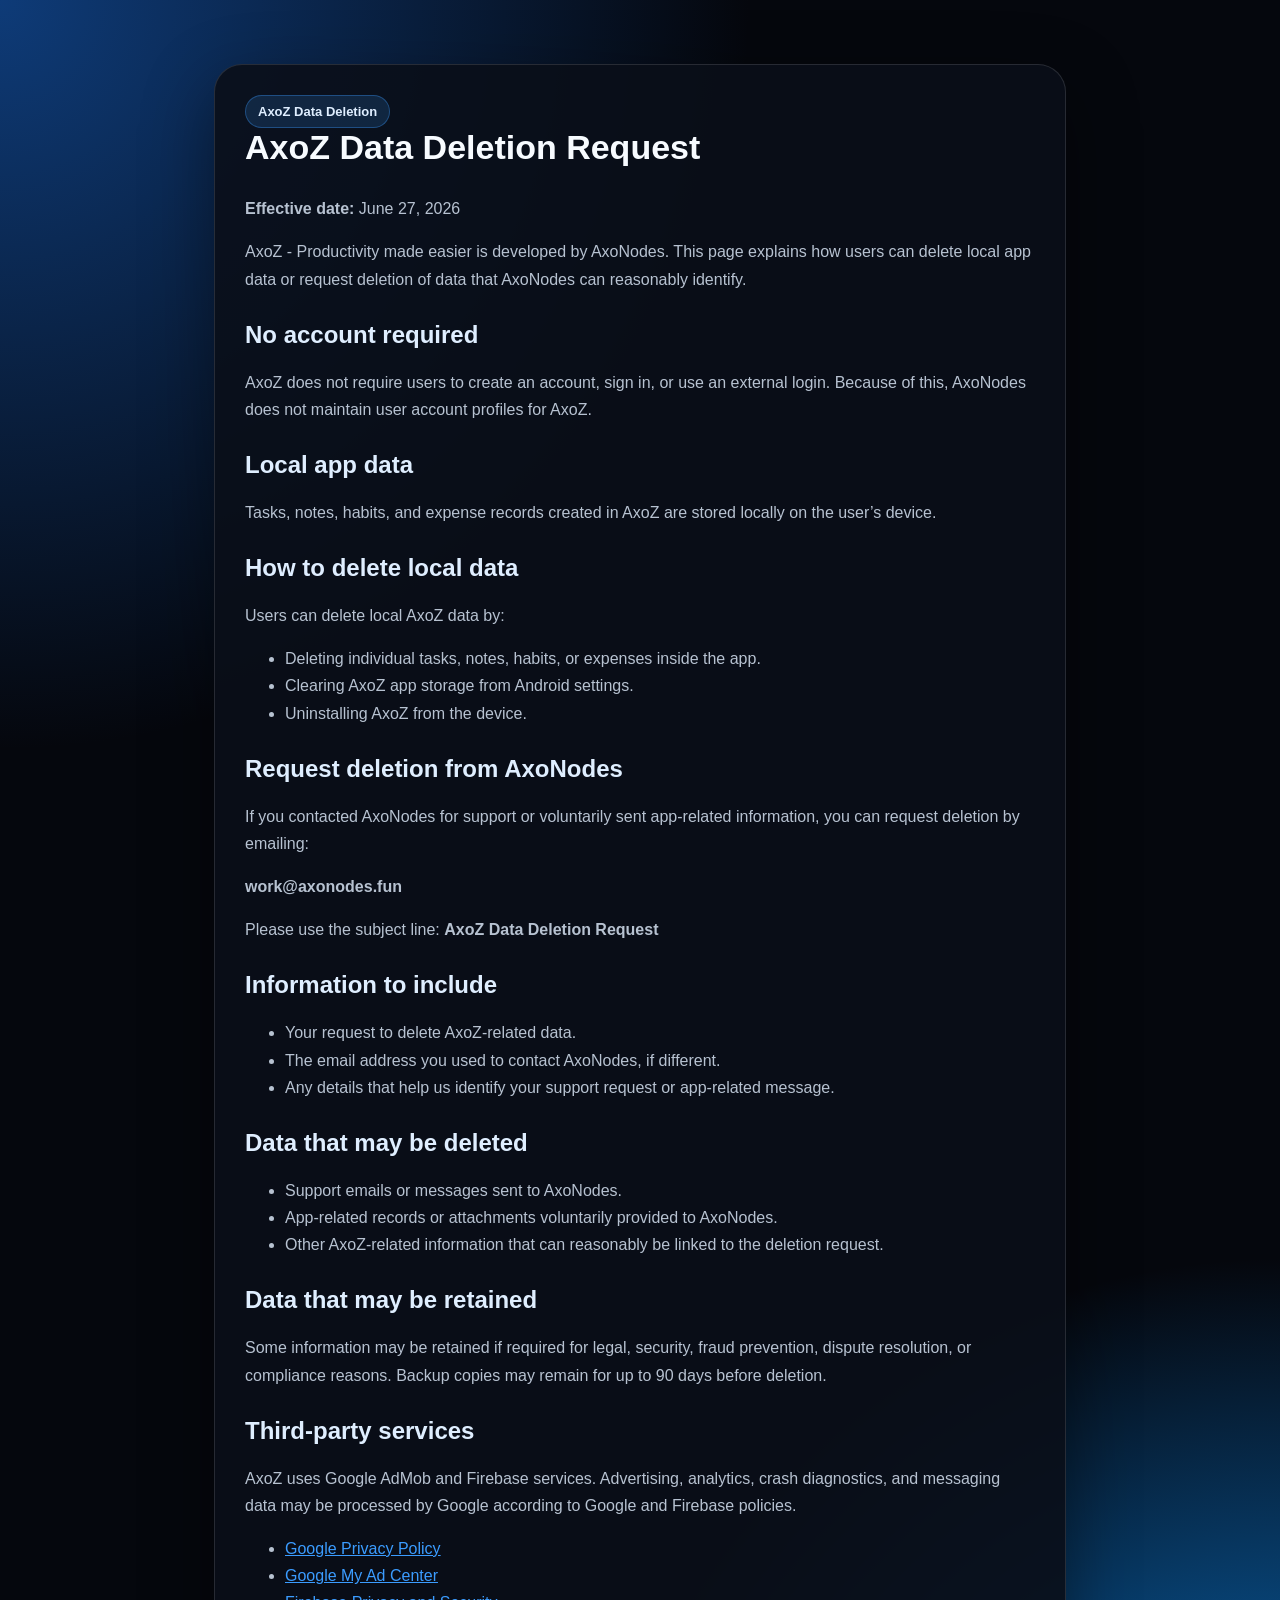
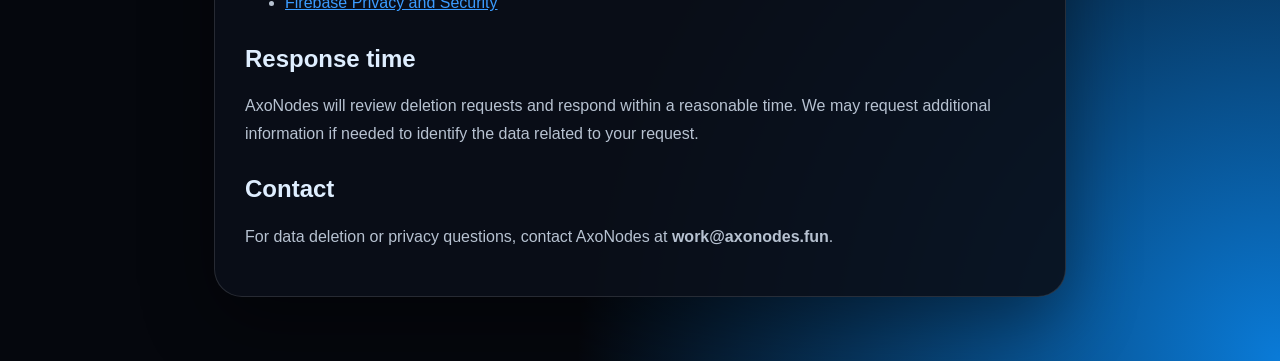
<file: data-deletion.html>
<!doctype html>
<html lang="en">
<head>
  <meta charset="utf-8">
  <meta name="viewport" content="width=device-width, initial-scale=1">
  <title>AxoZ Data Deletion Request</title>
  <style>
    :root { --bg:#05070d; --card:rgba(10,15,25,.9); --text:#f7fbff; --muted:#b7c2d1; --blue:#3b9cff; --line:rgba(255,255,255,.12); }
    * { box-sizing:border-box; }
    body { margin:0; font-family:Arial,sans-serif; color:var(--text); background:radial-gradient(circle at top left,#0e3b78,transparent 32%),radial-gradient(circle at bottom right,#0a7bd8,transparent 30%),var(--bg); }
    main { max-width:900px; margin:40px auto; padding:24px; }
    section { background:var(--card); border:1px solid var(--line); border-radius:28px; padding:30px; box-shadow:0 24px 70px rgba(0,0,0,.42); }
    h1 { margin-top:0; font-size:34px; }
    h2 { margin-top:28px; color:#dfeeff; }
    p, li { color:var(--muted); line-height:1.7; }
    a { color:var(--blue); }
    .badge { display:inline-block; padding:8px 12px; border-radius:999px; background:rgba(59,156,255,.16); border:1px solid rgba(59,156,255,.35); color:#dfeeff; font-weight:bold; font-size:13px; }
  </style>
</head>
<body>
  <main>
    <section>
      <span class="badge">AxoZ Data Deletion</span>
      <h1>AxoZ Data Deletion Request</h1>
      <p><strong>Effective date:</strong> June 27, 2026</p>

      <p>AxoZ - Productivity made easier is developed by AxoNodes. This page explains how users can delete local app data or request deletion of data that AxoNodes can reasonably identify.</p>

      <h2>No account required</h2>
      <p>AxoZ does not require users to create an account, sign in, or use an external login. Because of this, AxoNodes does not maintain user account profiles for AxoZ.</p>

      <h2>Local app data</h2>
      <p>Tasks, notes, habits, and expense records created in AxoZ are stored locally on the user’s device.</p>

      <h2>How to delete local data</h2>
      <p>Users can delete local AxoZ data by:</p>
      <ul>
        <li>Deleting individual tasks, notes, habits, or expenses inside the app.</li>
        <li>Clearing AxoZ app storage from Android settings.</li>
        <li>Uninstalling AxoZ from the device.</li>
      </ul>

      <h2>Request deletion from AxoNodes</h2>
      <p>If you contacted AxoNodes for support or voluntarily sent app-related information, you can request deletion by emailing:</p>
      <p><strong>work@axonodes.fun</strong></p>
      <p>Please use the subject line: <strong>AxoZ Data Deletion Request</strong></p>

      <h2>Information to include</h2>
      <ul>
        <li>Your request to delete AxoZ-related data.</li>
        <li>The email address you used to contact AxoNodes, if different.</li>
        <li>Any details that help us identify your support request or app-related message.</li>
      </ul>

      <h2>Data that may be deleted</h2>
      <ul>
        <li>Support emails or messages sent to AxoNodes.</li>
        <li>App-related records or attachments voluntarily provided to AxoNodes.</li>
        <li>Other AxoZ-related information that can reasonably be linked to the deletion request.</li>
      </ul>

      <h2>Data that may be retained</h2>
      <p>Some information may be retained if required for legal, security, fraud prevention, dispute resolution, or compliance reasons. Backup copies may remain for up to 90 days before deletion.</p>

      <h2>Third-party services</h2>
      <p>AxoZ uses Google AdMob and Firebase services. Advertising, analytics, crash diagnostics, and messaging data may be processed by Google according to Google and Firebase policies.</p>
      <ul>
        <li><a href="https://policies.google.com/privacy">Google Privacy Policy</a></li>
        <li><a href="https://myadcenter.google.com/">Google My Ad Center</a></li>
        <li><a href="https://firebase.google.com/support/privacy">Firebase Privacy and Security</a></li>
      </ul>

      <h2>Response time</h2>
      <p>AxoNodes will review deletion requests and respond within a reasonable time. We may request additional information if needed to identify the data related to your request.</p>

      <h2>Contact</h2>
      <p>For data deletion or privacy questions, contact AxoNodes at <strong>work@axonodes.fun</strong>.</p>
    </section>
  </main>
</body>
</html>
</file>
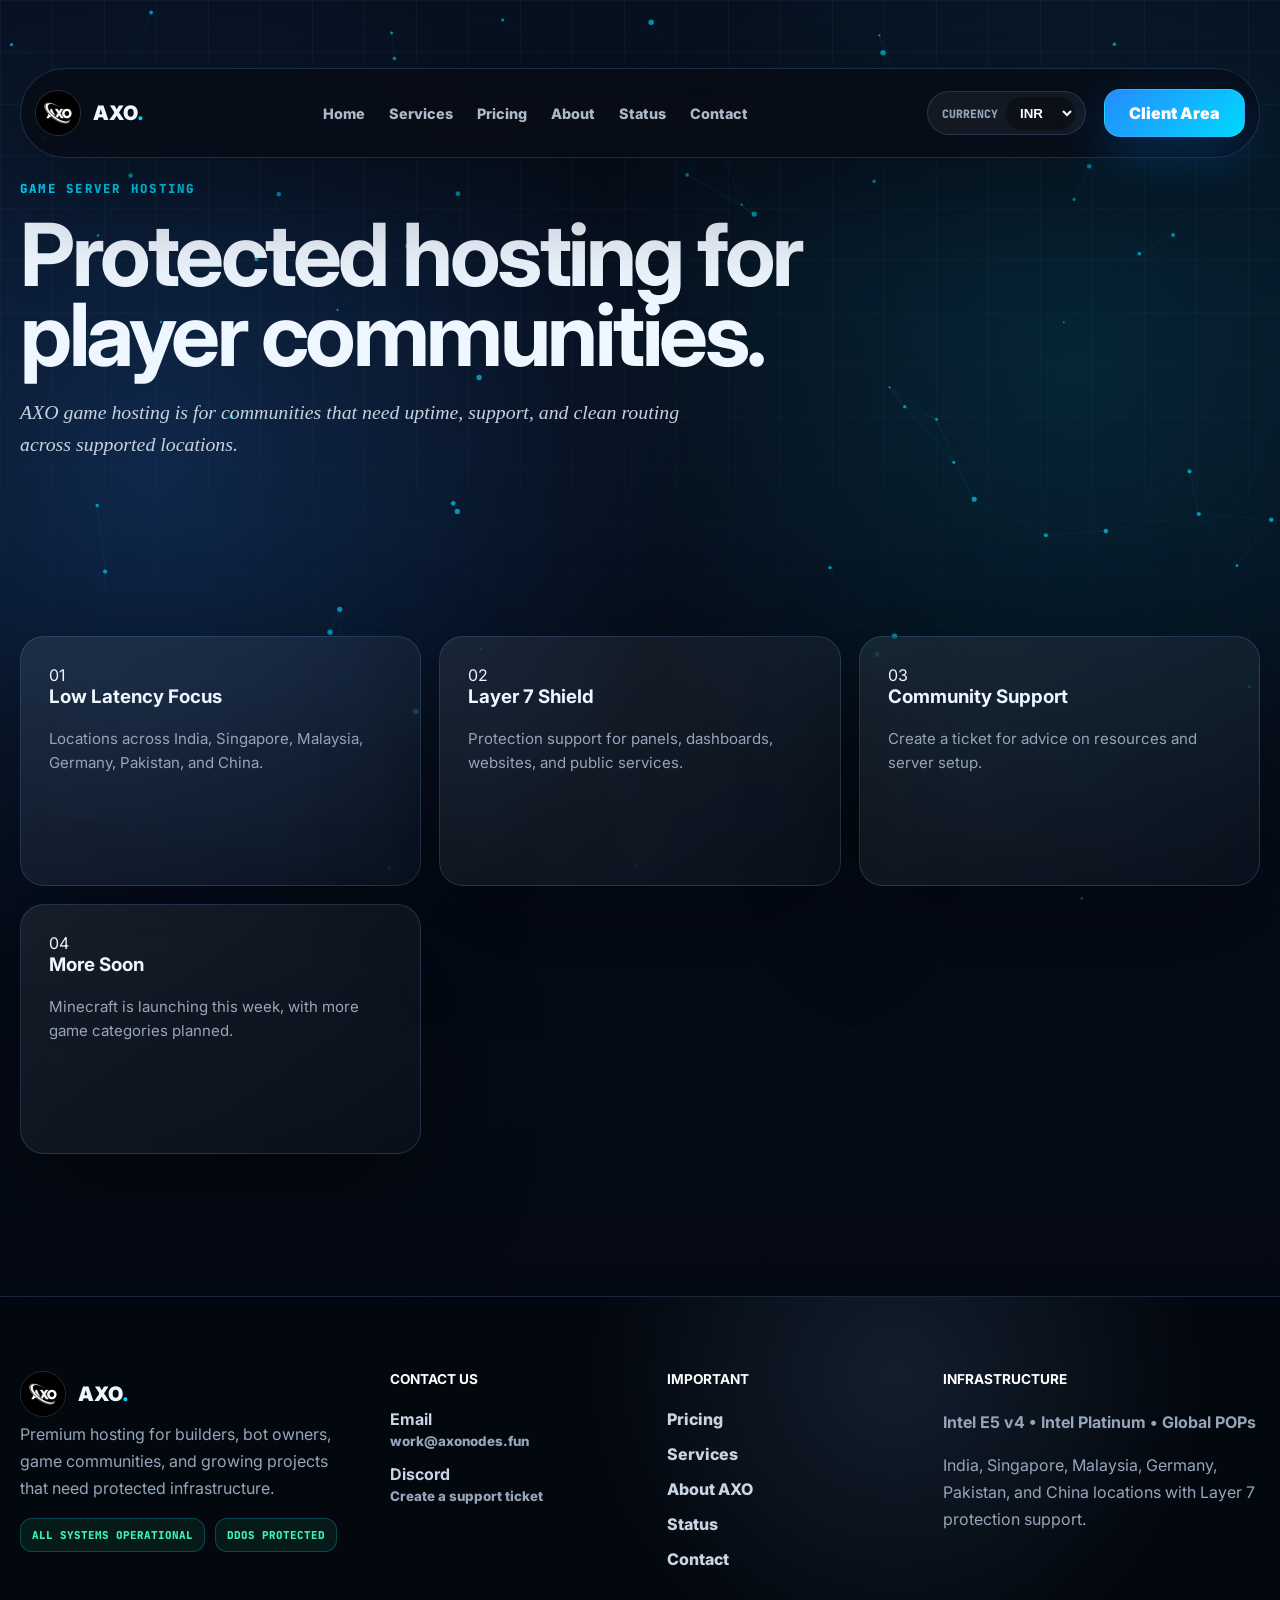
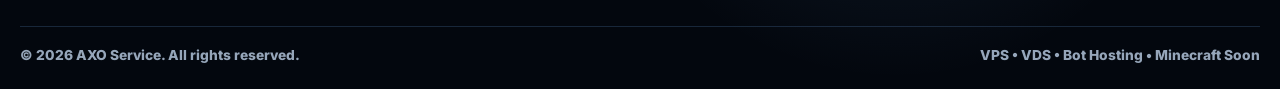
<file: game-hosting.html>
﻿<!DOCTYPE html><html lang="en"><head><meta charset="UTF-8"><meta name="viewport" content="width=device-width, initial-scale=1.0"><title>Game Server Hosting | AXO Service</title><meta name="description" content="AXO game server hosting for protected, low latency communities."><link rel="icon" href="assets/axo.png"><link rel="preconnect" href="https://fonts.googleapis.com"><link rel="preconnect" href="https://fonts.gstatic.com" crossorigin><link href="https://fonts.googleapis.com/css2?family=Inter:wght@400;600;700;800;900&family=JetBrains+Mono:wght@500;700&display=swap" rel="stylesheet"><link rel="stylesheet" href="styles.css"></head><body><canvas id="space"></canvas><div class="noise"></div><div class="cursor-glow"></div><header class="site-header"><a class="brand" href="index.html"><img src="assets/axo.png" alt="AXO logo"><span>AXO<span class="brand-dot">.</span></span></a><button class="nav-toggle" type="button" aria-label="Open menu"><span></span><span></span><span></span></button><nav class="nav"><a href="index.html">Home</a><div class="nav-item"><a href="services.html">Services</a><div class="mega-menu"><a href="vps-hosting.html"><b>VPS Hosting</b><span>Scalable cloud servers</span></a><a href="vds-hosting.html"><b>VDS Hosting</b><span>Dedicated resources</span></a><a href="bot-hosting.html"><b>Bot Hosting</b><span>Discord, Telegram, automation</span></a><a href="minecraft-hosting.html"><b>Minecraft Hosting</b><span>Launching this week</span></a><a href="game-hosting.html"><b>Game Servers</b><span>Protected community hosting</span></a><a href="managed-hosting.html"><b>Managed Support</b><span>Guided setup and help</span></a></div></div><a href="pricing.html">Pricing</a><a href="about.html">About</a><a href="https://status.axonodes.fun/" target="_blank" rel="noreferrer">Status</a><a href="contact.html">Contact</a></nav><label class="currency-switch"><span>Currency</span><select id="currencySelect"><option value="INR">INR</option><option value="USD">USD</option><option value="PKR">PKR</option></select></label><a class="header-cta" href="https://discord.gg/C2tTAcxFhd" target="_blank" rel="noreferrer">Client Area</a></header><main><section class="page-hero"><p class="eyebrow reveal">Game Server Hosting</p><h1 class="reveal">Protected hosting for player communities.</h1><p class="hero-text reveal">AXO game hosting is for communities that need uptime, support, and clean routing across supported locations.</p></section><section class="section"><div class="feature-grid"><article class="feature-card reveal"><span class="icon">01</span><h3>Low Latency Focus</h3><p>Locations across India, Singapore, Malaysia, Germany, Pakistan, and China.</p></article><article class="feature-card reveal"><span class="icon">02</span><h3>Layer 7 Shield</h3><p>Protection support for panels, dashboards, websites, and public services.</p></article><article class="feature-card reveal"><span class="icon">03</span><h3>Community Support</h3><p>Create a ticket for advice on resources and server setup.</p></article><article class="feature-card reveal"><span class="icon">04</span><h3>More Soon</h3><p>Minecraft is launching this week, with more game categories planned.</p></article></div></section></main><footer class="site-footer"><div class="footer-bg"></div><div class="footer-grid"><div class="footer-brand"><a class="brand" href="index.html"><img src="assets/axo.png" alt="AXO logo"><span>AXO<span class="brand-dot">.</span></span></a><p>Premium hosting for builders, bot owners, game communities, and growing projects that need protected infrastructure.</p><div class="footer-badges"><span>All Systems Operational</span><span>DDoS Protected</span></div></div><div class="footer-col"><h3>Contact Us</h3><a href="mailto:work@axonodes.fun"><b>Email</b><small>work@axonodes.fun</small></a><a href="https://discord.gg/C2tTAcxFhd" target="_blank" rel="noreferrer"><b>Discord</b><small>Create a support ticket</small></a></div><div class="footer-col"><h3>Important</h3><a href="pricing.html">Pricing</a><a href="services.html">Services</a><a href="about.html">About AXO</a><a href="https://status.axonodes.fun/" target="_blank" rel="noreferrer">Status</a><a href="contact.html">Contact</a></div><div class="footer-col"><h3>Infrastructure</h3><p><b>Intel E5 v4 • Intel Platinum • Global POPs</b></p><p>India, Singapore, Malaysia, Germany, Pakistan, and China locations with Layer 7 protection support.</p></div></div><div class="footer-bottom"><span>© 2026 AXO Service. All rights reserved.</span><span>VPS • VDS • Bot Hosting • Minecraft Soon</span></div></footer><script src="script.js"></script></body></html>
</file>
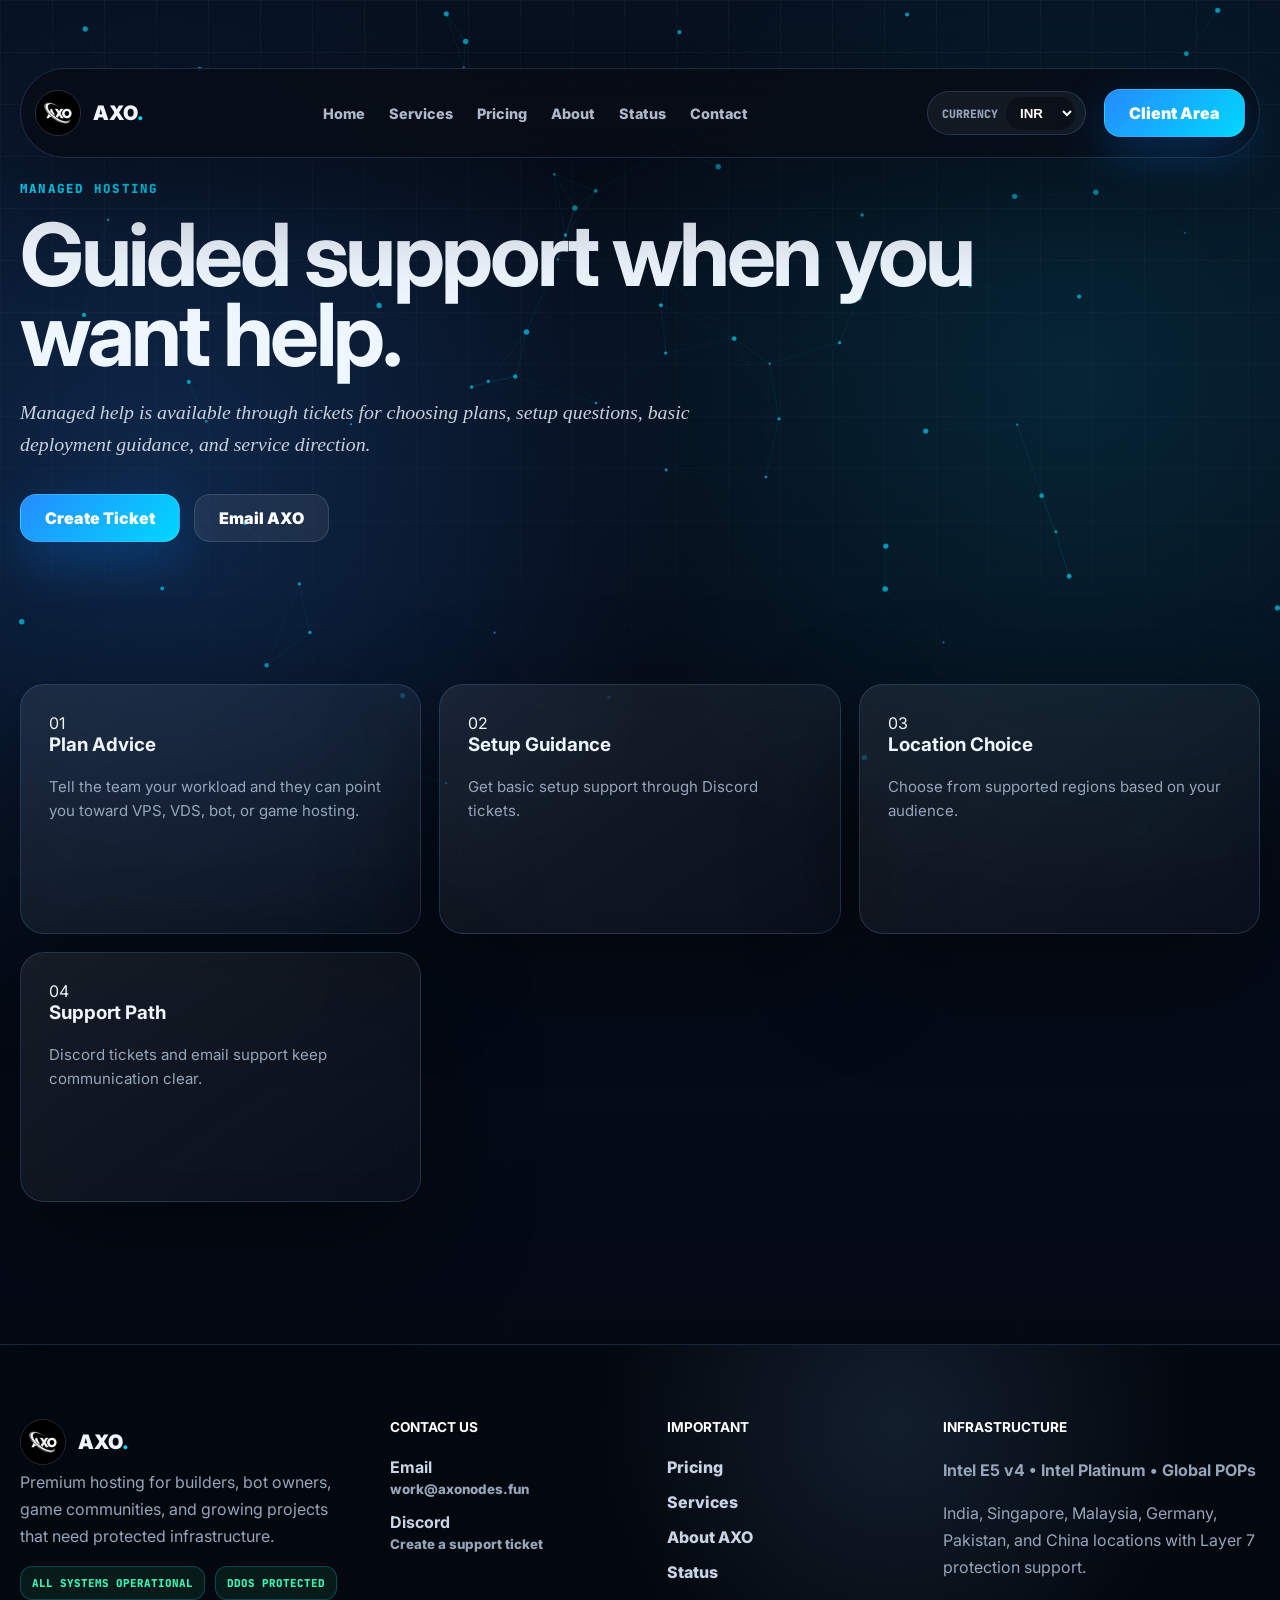
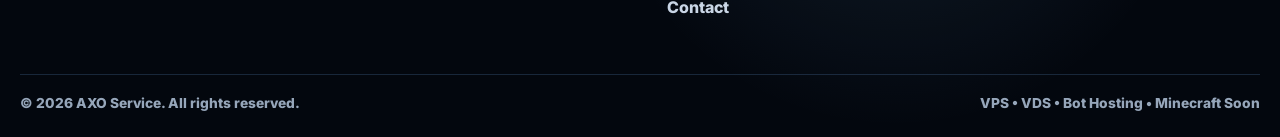
<file: managed-hosting.html>
﻿<!DOCTYPE html><html lang="en"><head><meta charset="UTF-8"><meta name="viewport" content="width=device-width, initial-scale=1.0"><title>Managed Hosting | AXO Service</title><meta name="description" content="AXO managed hosting support for setup guidance, choosing plans, and basic deployment help."><link rel="icon" href="assets/axo.png"><link rel="preconnect" href="https://fonts.googleapis.com"><link rel="preconnect" href="https://fonts.gstatic.com" crossorigin><link href="https://fonts.googleapis.com/css2?family=Inter:wght@400;600;700;800;900&family=JetBrains+Mono:wght@500;700&display=swap" rel="stylesheet"><link rel="stylesheet" href="styles.css"></head><body><canvas id="space"></canvas><div class="noise"></div><div class="cursor-glow"></div><header class="site-header"><a class="brand" href="index.html"><img src="assets/axo.png" alt="AXO logo"><span>AXO<span class="brand-dot">.</span></span></a><button class="nav-toggle" type="button" aria-label="Open menu"><span></span><span></span><span></span></button><nav class="nav"><a href="index.html">Home</a><div class="nav-item"><a href="services.html">Services</a><div class="mega-menu"><a href="vps-hosting.html"><b>VPS Hosting</b><span>Scalable cloud servers</span></a><a href="vds-hosting.html"><b>VDS Hosting</b><span>Dedicated resources</span></a><a href="bot-hosting.html"><b>Bot Hosting</b><span>Discord, Telegram, automation</span></a><a href="minecraft-hosting.html"><b>Minecraft Hosting</b><span>Launching this week</span></a><a href="game-hosting.html"><b>Game Servers</b><span>Protected community hosting</span></a><a href="managed-hosting.html"><b>Managed Support</b><span>Guided setup and help</span></a></div></div><a href="pricing.html">Pricing</a><a href="about.html">About</a><a href="https://status.axonodes.fun/" target="_blank" rel="noreferrer">Status</a><a href="contact.html">Contact</a></nav><label class="currency-switch"><span>Currency</span><select id="currencySelect"><option value="INR">INR</option><option value="USD">USD</option><option value="PKR">PKR</option></select></label><a class="header-cta" href="https://discord.gg/C2tTAcxFhd" target="_blank" rel="noreferrer">Client Area</a></header><main><section class="page-hero"><p class="eyebrow reveal">Managed Hosting</p><h1 class="reveal">Guided support when you want help.</h1><p class="hero-text reveal">Managed help is available through tickets for choosing plans, setup questions, basic deployment guidance, and service direction.</p><div class="hero-actions reveal"><a class="btn primary magnetic" href="contact.html">Create Ticket</a><a class="btn ghost magnetic" href="mailto:work@axonodes.fun">Email AXO</a></div></section><section class="section"><div class="feature-grid"><article class="feature-card reveal"><span class="icon">01</span><h3>Plan Advice</h3><p>Tell the team your workload and they can point you toward VPS, VDS, bot, or game hosting.</p></article><article class="feature-card reveal"><span class="icon">02</span><h3>Setup Guidance</h3><p>Get basic setup support through Discord tickets.</p></article><article class="feature-card reveal"><span class="icon">03</span><h3>Location Choice</h3><p>Choose from supported regions based on your audience.</p></article><article class="feature-card reveal"><span class="icon">04</span><h3>Support Path</h3><p>Discord tickets and email support keep communication clear.</p></article></div></section></main><footer class="site-footer"><div class="footer-bg"></div><div class="footer-grid"><div class="footer-brand"><a class="brand" href="index.html"><img src="assets/axo.png" alt="AXO logo"><span>AXO<span class="brand-dot">.</span></span></a><p>Premium hosting for builders, bot owners, game communities, and growing projects that need protected infrastructure.</p><div class="footer-badges"><span>All Systems Operational</span><span>DDoS Protected</span></div></div><div class="footer-col"><h3>Contact Us</h3><a href="mailto:work@axonodes.fun"><b>Email</b><small>work@axonodes.fun</small></a><a href="https://discord.gg/C2tTAcxFhd" target="_blank" rel="noreferrer"><b>Discord</b><small>Create a support ticket</small></a></div><div class="footer-col"><h3>Important</h3><a href="pricing.html">Pricing</a><a href="services.html">Services</a><a href="about.html">About AXO</a><a href="https://status.axonodes.fun/" target="_blank" rel="noreferrer">Status</a><a href="contact.html">Contact</a></div><div class="footer-col"><h3>Infrastructure</h3><p><b>Intel E5 v4 • Intel Platinum • Global POPs</b></p><p>India, Singapore, Malaysia, Germany, Pakistan, and China locations with Layer 7 protection support.</p></div></div><div class="footer-bottom"><span>© 2026 AXO Service. All rights reserved.</span><span>VPS • VDS • Bot Hosting • Minecraft Soon</span></div></footer><script src="script.js"></script></body></html>
</file>
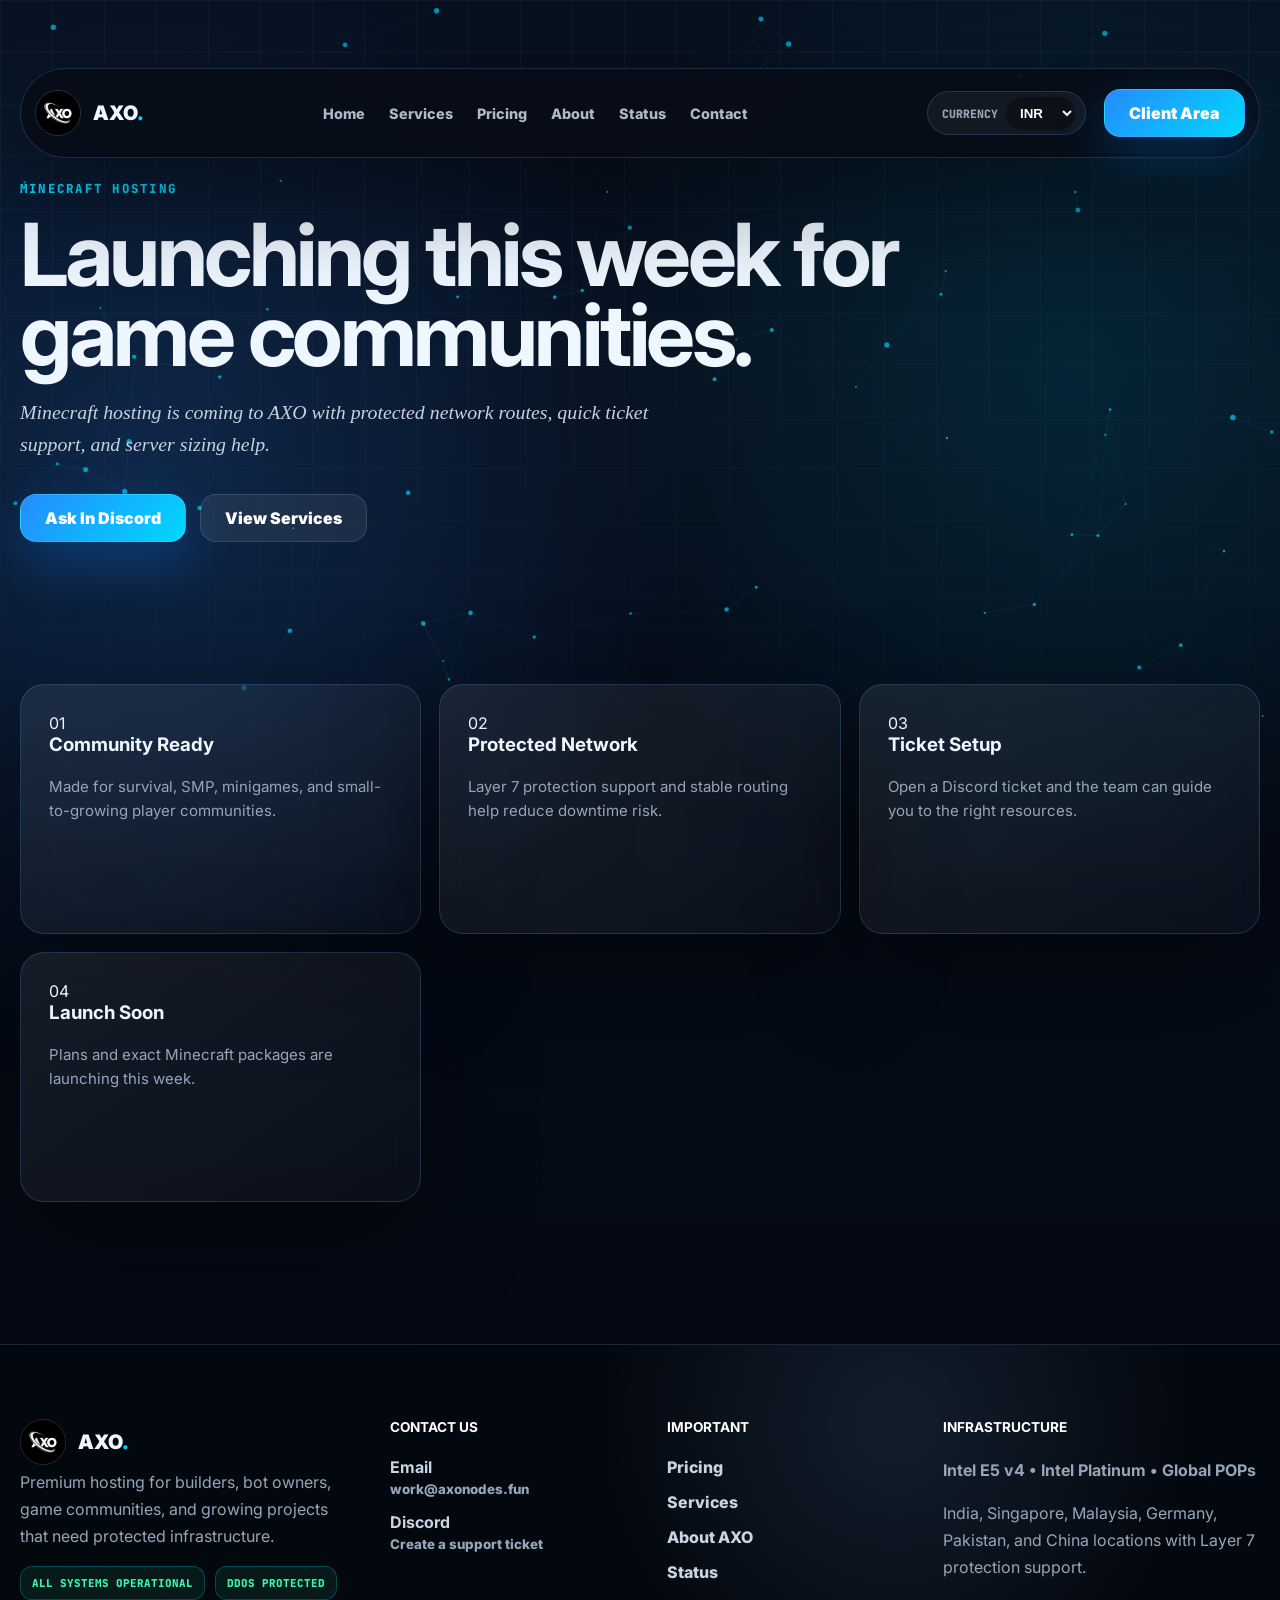
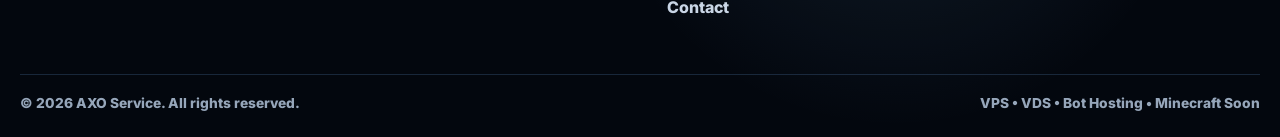
<file: minecraft-hosting.html>
﻿<!DOCTYPE html><html lang="en"><head><meta charset="UTF-8"><meta name="viewport" content="width=device-width, initial-scale=1.0"><title>Minecraft Hosting | AXO Service</title><meta name="description" content="AXO Minecraft hosting launching this week with protected infrastructure and support for communities."><link rel="icon" href="assets/axo.png"><link rel="preconnect" href="https://fonts.googleapis.com"><link rel="preconnect" href="https://fonts.gstatic.com" crossorigin><link href="https://fonts.googleapis.com/css2?family=Inter:wght@400;600;700;800;900&family=JetBrains+Mono:wght@500;700&display=swap" rel="stylesheet"><link rel="stylesheet" href="styles.css"></head><body><canvas id="space"></canvas><div class="noise"></div><div class="cursor-glow"></div><header class="site-header"><a class="brand" href="index.html"><img src="assets/axo.png" alt="AXO logo"><span>AXO<span class="brand-dot">.</span></span></a><button class="nav-toggle" type="button" aria-label="Open menu"><span></span><span></span><span></span></button><nav class="nav"><a href="index.html">Home</a><div class="nav-item"><a href="services.html">Services</a><div class="mega-menu"><a href="vps-hosting.html"><b>VPS Hosting</b><span>Scalable cloud servers</span></a><a href="vds-hosting.html"><b>VDS Hosting</b><span>Dedicated resources</span></a><a href="bot-hosting.html"><b>Bot Hosting</b><span>Discord, Telegram, automation</span></a><a href="minecraft-hosting.html"><b>Minecraft Hosting</b><span>Launching this week</span></a><a href="game-hosting.html"><b>Game Servers</b><span>Protected community hosting</span></a><a href="managed-hosting.html"><b>Managed Support</b><span>Guided setup and help</span></a></div></div><a href="pricing.html">Pricing</a><a href="about.html">About</a><a href="https://status.axonodes.fun/" target="_blank" rel="noreferrer">Status</a><a href="contact.html">Contact</a></nav><label class="currency-switch"><span>Currency</span><select id="currencySelect"><option value="INR">INR</option><option value="USD">USD</option><option value="PKR">PKR</option></select></label><a class="header-cta" href="https://discord.gg/C2tTAcxFhd" target="_blank" rel="noreferrer">Client Area</a></header><main><section class="page-hero"><p class="eyebrow reveal">Minecraft Hosting</p><h1 class="reveal">Launching this week for game communities.</h1><p class="hero-text reveal">Minecraft hosting is coming to AXO with protected network routes, quick ticket support, and server sizing help.</p><div class="hero-actions reveal"><a class="btn primary magnetic" href="contact.html">Ask In Discord</a><a class="btn ghost magnetic" href="services.html">View Services</a></div></section><section class="section"><div class="feature-grid"><article class="feature-card reveal"><span class="icon">01</span><h3>Community Ready</h3><p>Made for survival, SMP, minigames, and small-to-growing player communities.</p></article><article class="feature-card reveal"><span class="icon">02</span><h3>Protected Network</h3><p>Layer 7 protection support and stable routing help reduce downtime risk.</p></article><article class="feature-card reveal"><span class="icon">03</span><h3>Ticket Setup</h3><p>Open a Discord ticket and the team can guide you to the right resources.</p></article><article class="feature-card reveal"><span class="icon">04</span><h3>Launch Soon</h3><p>Plans and exact Minecraft packages are launching this week.</p></article></div></section></main><footer class="site-footer"><div class="footer-bg"></div><div class="footer-grid"><div class="footer-brand"><a class="brand" href="index.html"><img src="assets/axo.png" alt="AXO logo"><span>AXO<span class="brand-dot">.</span></span></a><p>Premium hosting for builders, bot owners, game communities, and growing projects that need protected infrastructure.</p><div class="footer-badges"><span>All Systems Operational</span><span>DDoS Protected</span></div></div><div class="footer-col"><h3>Contact Us</h3><a href="mailto:work@axonodes.fun"><b>Email</b><small>work@axonodes.fun</small></a><a href="https://discord.gg/C2tTAcxFhd" target="_blank" rel="noreferrer"><b>Discord</b><small>Create a support ticket</small></a></div><div class="footer-col"><h3>Important</h3><a href="pricing.html">Pricing</a><a href="services.html">Services</a><a href="about.html">About AXO</a><a href="https://status.axonodes.fun/" target="_blank" rel="noreferrer">Status</a><a href="contact.html">Contact</a></div><div class="footer-col"><h3>Infrastructure</h3><p><b>Intel E5 v4 • Intel Platinum • Global POPs</b></p><p>India, Singapore, Malaysia, Germany, Pakistan, and China locations with Layer 7 protection support.</p></div></div><div class="footer-bottom"><span>© 2026 AXO Service. All rights reserved.</span><span>VPS • VDS • Bot Hosting • Minecraft Soon</span></div></footer><script src="script.js"></script></body></html>
</file>
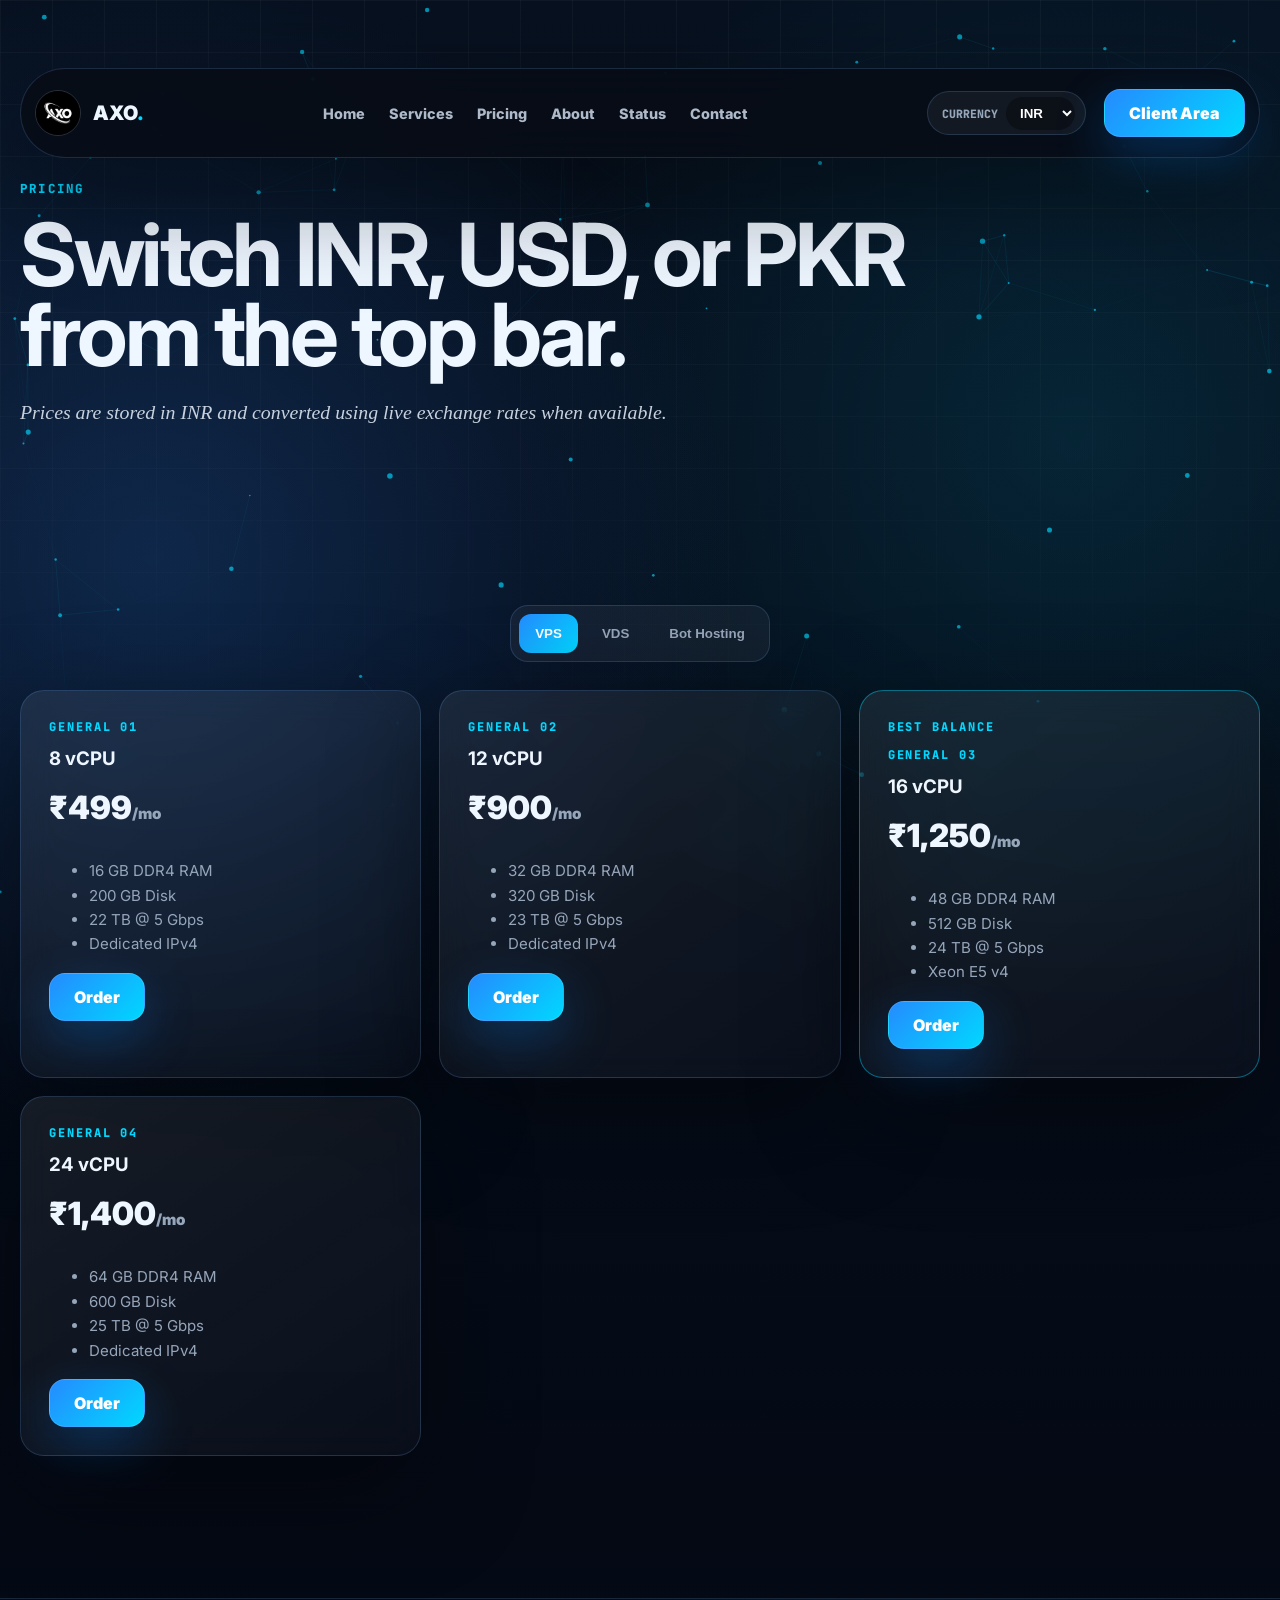
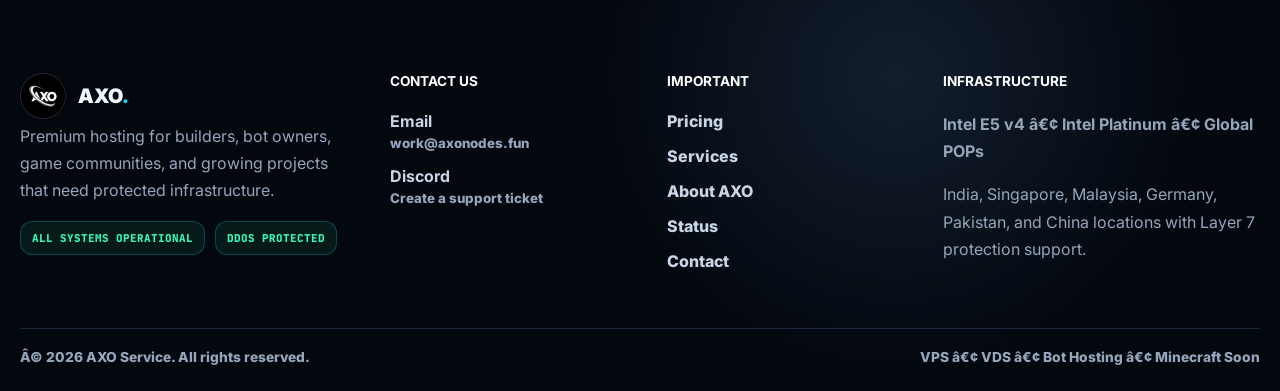
<file: pricing.html>
﻿<!DOCTYPE html>
<html lang="en">
<head>
  <meta charset="UTF-8">
  <meta name="viewport" content="width=device-width, initial-scale=1.0">
  <title>Pricing | AXO Service</title>
  <meta name="description" content="AXO Service VPS, VDS, and bot hosting prices with INR, USD, and PKR currency switching.">
  <link rel="icon" href="assets/axo.png">
  <link rel="preconnect" href="https://fonts.googleapis.com">
  <link rel="preconnect" href="https://fonts.gstatic.com" crossorigin>
  <link href="https://fonts.googleapis.com/css2?family=Inter:wght@400;600;700;800;900&family=JetBrains+Mono:wght@500;700&display=swap" rel="stylesheet">
  <link rel="stylesheet" href="styles.css">
</head>
<body>
  <canvas id="space"></canvas><div class="noise"></div><div class="cursor-glow" aria-hidden="true"></div>
  <header class="site-header">
    <a class="brand" href="index.html"><img src="assets/axo.png" alt="AXO logo"><span>AXO<span class="brand-dot">.</span></span></a>
    <button class="nav-toggle" type="button" aria-label="Open menu"><span></span><span></span><span></span></button>
    <nav class="nav"><a href="index.html">Home</a><div class="nav-item"><a href="services.html">Services</a><div class="mega-menu"><a href="vps-hosting.html"><b>VPS Hosting</b><span>Scalable cloud servers</span></a><a href="vds-hosting.html"><b>VDS Hosting</b><span>Dedicated resources</span></a><a href="bot-hosting.html"><b>Bot Hosting</b><span>Discord, Telegram, automation</span></a><a href="minecraft-hosting.html"><b>Minecraft Hosting</b><span>Launching this week</span></a><a href="game-hosting.html"><b>Game Servers</b><span>Protected community hosting</span></a><a href="managed-hosting.html"><b>Managed Support</b><span>Guided setup and help</span></a></div></div><a href="pricing.html">Pricing</a><a href="about.html">About</a><a href="https://status.axonodes.fun/" target="_blank" rel="noreferrer">Status</a><a href="contact.html">Contact</a></nav>
    <label class="currency-switch" aria-label="Change currency"><span>Currency</span><select id="currencySelect"><option value="INR">INR</option><option value="USD">USD</option><option value="PKR">PKR</option></select></label>
    <a class="header-cta" href="https://discord.gg/C2tTAcxFhd" target="_blank" rel="noreferrer">Client Area</a>
  </header>
  <main>
    <section class="page-hero">
      <p class="eyebrow reveal">Pricing</p>
      <h1 class="reveal">Switch INR, USD, or PKR from the top bar.</h1>
      <p class="hero-text reveal">Prices are stored in INR and converted using live exchange rates when available.</p>
    </section>
    <section class="section pricing-section">
      <div class="tabs reveal" role="tablist" aria-label="Plan categories"><button class="tab active" type="button" data-tab="vps">VPS</button><button class="tab" type="button" data-tab="vds">VDS</button><button class="tab" type="button" data-tab="bot">Bot Hosting</button></div>
      <div class="plan-panel active" id="vps"><div class="plan-grid">
        <article class="plan-card reveal"><p class="plan-name">General 01</p><h3>8 vCPU</h3><p class="price" data-inr="499">â‚¹499<span>/mo</span></p><ul><li>16 GB DDR4 RAM</li><li>200 GB Disk</li><li>22 TB @ 5 Gbps</li><li>Dedicated IPv4</li></ul><a href="contact.html" class="plan-btn">Order</a></article>
        <article class="plan-card reveal"><p class="plan-name">General 02</p><h3>12 vCPU</h3><p class="price" data-inr="900">â‚¹900<span>/mo</span></p><ul><li>32 GB DDR4 RAM</li><li>320 GB Disk</li><li>23 TB @ 5 Gbps</li><li>Dedicated IPv4</li></ul><a href="contact.html" class="plan-btn">Order</a></article>
        <article class="plan-card popular reveal"><p class="badge">Best Balance</p><p class="plan-name">General 03</p><h3>16 vCPU</h3><p class="price" data-inr="1250">â‚¹1250<span>/mo</span></p><ul><li>48 GB DDR4 RAM</li><li>512 GB Disk</li><li>24 TB @ 5 Gbps</li><li>Xeon E5 v4</li></ul><a href="contact.html" class="plan-btn">Order</a></article>
        <article class="plan-card reveal"><p class="plan-name">General 04</p><h3>24 vCPU</h3><p class="price" data-inr="1400">â‚¹1400<span>/mo</span></p><ul><li>64 GB DDR4 RAM</li><li>600 GB Disk</li><li>25 TB @ 5 Gbps</li><li>Dedicated IPv4</li></ul><a href="contact.html" class="plan-btn">Order</a></article>
      </div></div>
      <div class="plan-panel" id="vds"><div class="plan-grid dense">
        <article class="plan-card reveal"><p class="plan-name">VDS 32</p><h3>4C / 8T</h3><p class="price" data-inr="1400">â‚¹1400<span>/mo</span></p><ul><li>32 GB RAM</li><li>256 GB NVMe</li><li>2 Gbps Delhi</li></ul><a href="contact.html" class="plan-btn">Order</a></article>
        <article class="plan-card reveal"><p class="plan-name">VDS 48</p><h3>6C / 12T</h3><p class="price" data-inr="2000">â‚¹2000<span>/mo</span></p><ul><li>48 GB RAM</li><li>356 GB NVMe</li><li>2x Public IPv4</li></ul><a href="contact.html" class="plan-btn">Order</a></article>
        <article class="plan-card reveal"><p class="plan-name">VDS 64</p><h3>8C / 16T</h3><p class="price" data-inr="2800">â‚¹2800<span>/mo</span></p><ul><li>64 GB RAM</li><li>512 GB NVMe</li><li>No overselling</li></ul><a href="contact.html" class="plan-btn">Order</a></article>
        <article class="plan-card popular reveal"><p class="badge">Power Tier</p><p class="plan-name">VDS 128</p><h3>12C / 24T</h3><p class="price" data-inr="5000">â‚¹5000<span>/mo</span></p><ul><li>128 GB RAM</li><li>960 GB NVMe</li><li>Xeon Platinum</li></ul><a href="contact.html" class="plan-btn">Order</a></article>
        <article class="plan-card reveal"><p class="plan-name">VDS 180</p><h3>16C / 32T</h3><p class="price" data-inr="7000">â‚¹7000<span>/mo</span></p><ul><li>180 GB RAM</li><li>1.5 TB NVMe</li><li>Dedicated resources</li></ul><a href="contact.html" class="plan-btn">Order</a></article>
        <article class="plan-card reveal"><p class="plan-name">Socket VDS</p><h3>22C / 44T</h3><p class="price" data-inr="10800">â‚¹10800<span>/mo</span></p><ul><li>256 GB RAM</li><li>Dedicated socket</li><li>1.5 TB NVMe</li></ul><a href="contact.html" class="plan-btn">Order</a></article>
      </div></div>
      <div class="plan-panel" id="bot"><div class="plan-grid">
        <article class="plan-card reveal"><p class="plan-name">Bot 01</p><h3>2 vCPU</h3><p class="price" data-inr="40">â‚¹40<span>/mo</span></p><ul><li>4 GB RAM</li><li>50 GB NVMe</li><li>Instant deploy</li></ul><a href="contact.html" class="plan-btn">Order</a></article>
        <article class="plan-card reveal"><p class="plan-name">Bot 02</p><h3>4 vCPU</h3><p class="price" data-inr="80">â‚¹80<span>/mo</span></p><ul><li>8 GB RAM</li><li>100 GB NVMe</li><li>Python support</li></ul><a href="contact.html" class="plan-btn">Order</a></article>
        <article class="plan-card popular reveal"><p class="badge">Popular</p><p class="plan-name">Bot 03</p><h3>6 vCPU</h3><p class="price" data-inr="160">â‚¹160<span>/mo</span></p><ul><li>12 GB RAM</li><li>150 GB NVMe</li><li>5 Gbps network</li></ul><a href="contact.html" class="plan-btn">Order</a></article>
        <article class="plan-card reveal"><p class="plan-name">Bot 04</p><h3>8 vCPU</h3><p class="price" data-inr="210">â‚¹210<span>/mo</span></p><ul><li>16 GB RAM</li><li>200 GB NVMe</li><li>Automation ready</li></ul><a href="contact.html" class="plan-btn">Order</a></article>
      </div></div>
    </section>
  </main>
  <footer class="site-footer"><div class="footer-bg"></div><div class="footer-grid"><div class="footer-brand"><a class="brand" href="index.html"><img src="assets/axo.png" alt="AXO logo"><span>AXO<span class="brand-dot">.</span></span></a><p>Premium hosting for builders, bot owners, game communities, and growing projects that need protected infrastructure.</p><div class="footer-badges"><span>All Systems Operational</span><span>DDoS Protected</span></div></div><div class="footer-col"><h3>Contact Us</h3><a href="mailto:work@axonodes.fun"><b>Email</b><small>work@axonodes.fun</small></a><a href="https://discord.gg/C2tTAcxFhd" target="_blank" rel="noreferrer"><b>Discord</b><small>Create a support ticket</small></a></div><div class="footer-col"><h3>Important</h3><a href="pricing.html">Pricing</a><a href="services.html">Services</a><a href="about.html">About AXO</a><a href="https://status.axonodes.fun/" target="_blank" rel="noreferrer">Status</a><a href="contact.html">Contact</a></div><div class="footer-col"><h3>Infrastructure</h3><p><b>Intel E5 v4 â€¢ Intel Platinum â€¢ Global POPs</b></p><p>India, Singapore, Malaysia, Germany, Pakistan, and China locations with Layer 7 protection support.</p></div></div><div class="footer-bottom"><span>Â© 2026 AXO Service. All rights reserved.</span><span>VPS â€¢ VDS â€¢ Bot Hosting â€¢ Minecraft Soon</span></div></footer><script src="script.js"></script>
</body>
</html>
</file>
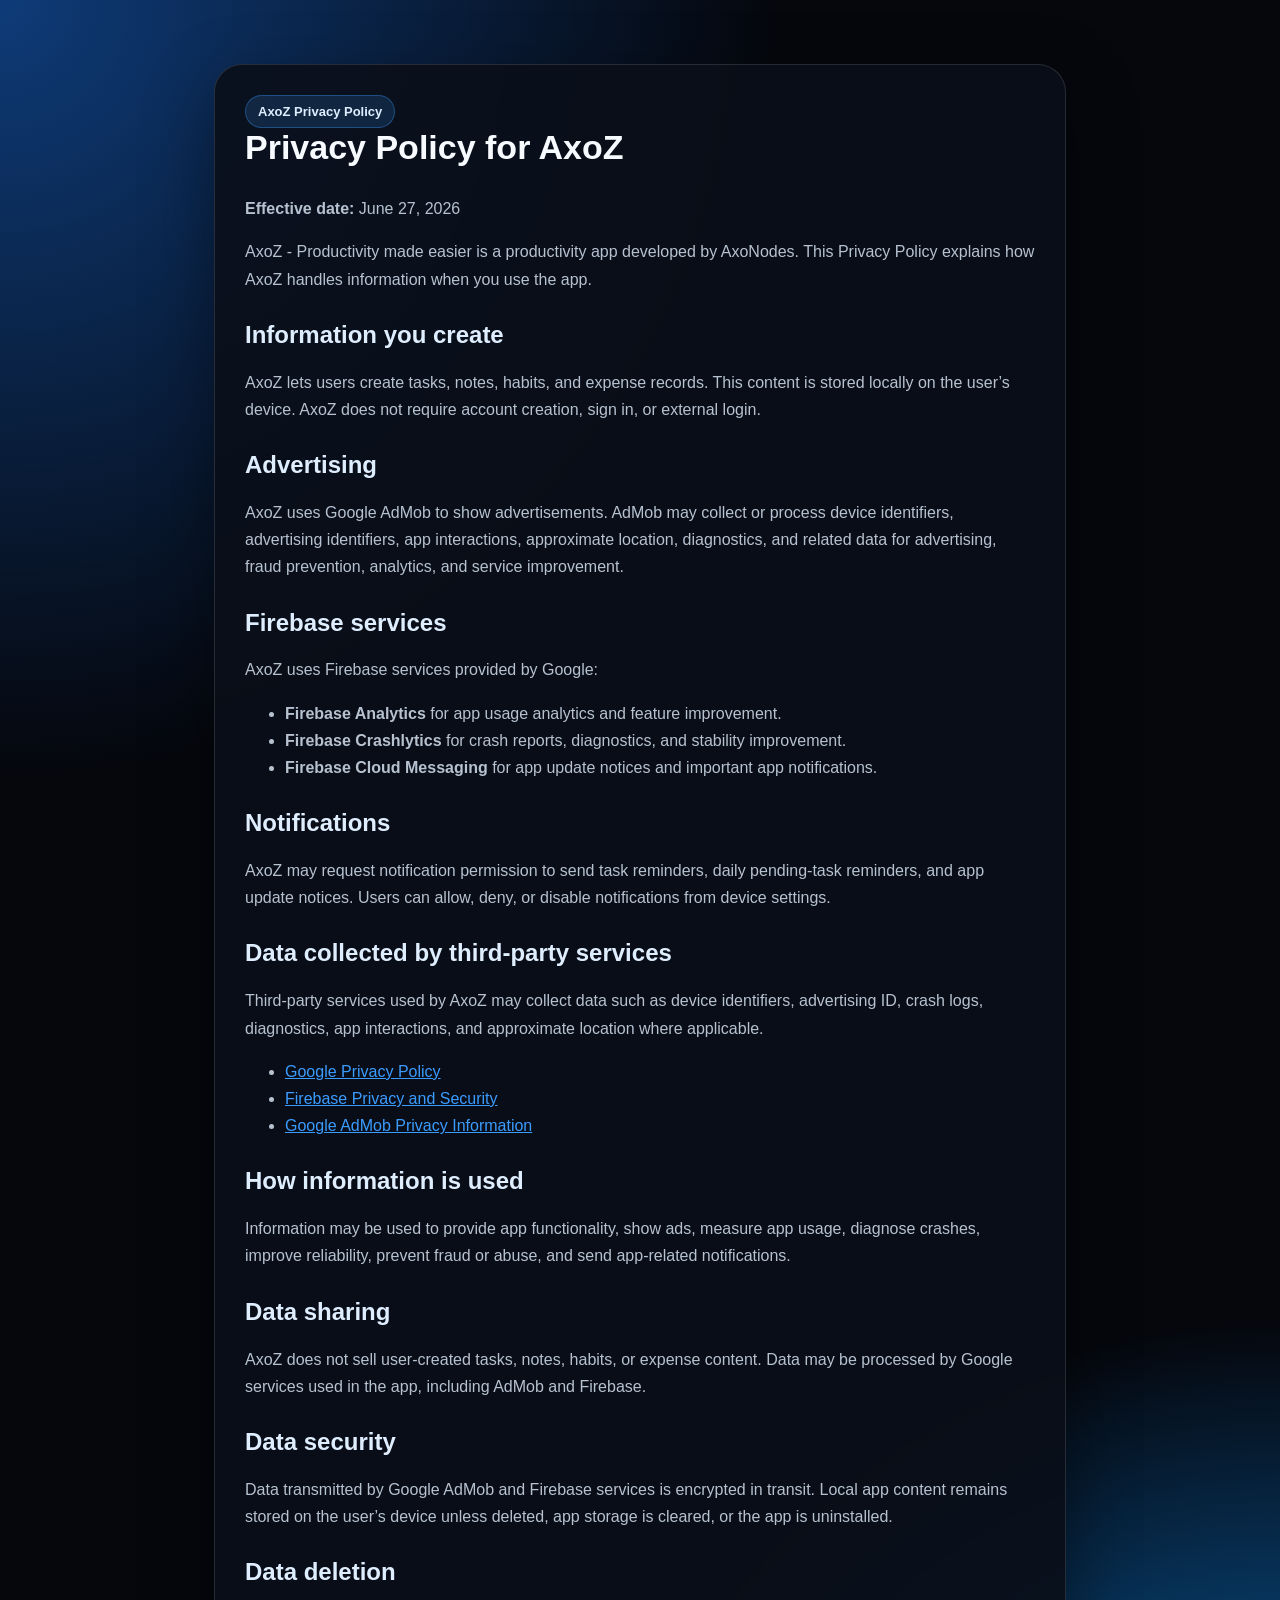
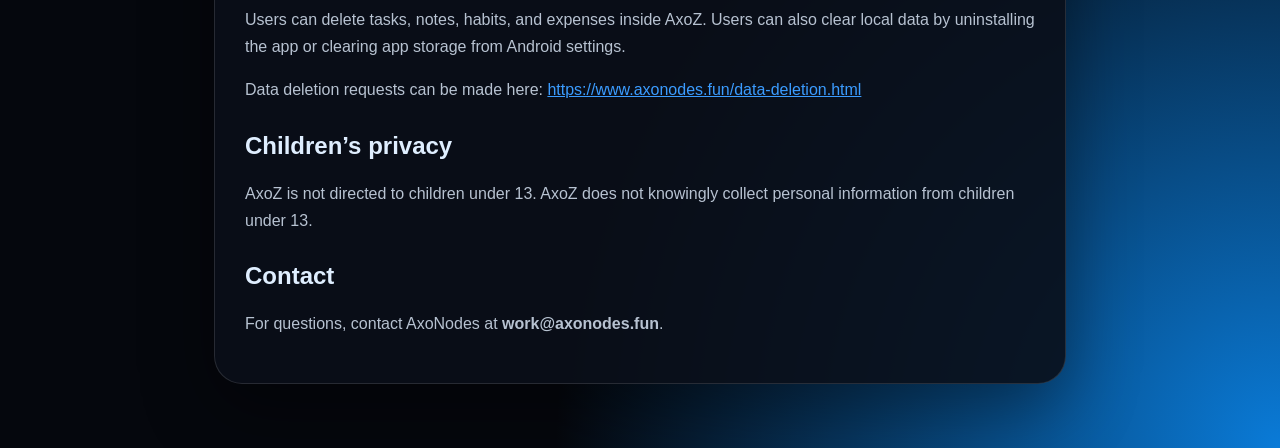
<file: privacy-policy.html>
<!doctype html>
<html lang="en">
<head>
  <meta charset="utf-8">
  <meta name="viewport" content="width=device-width, initial-scale=1">
  <title>AxoZ Privacy Policy</title>
  <style>
    :root { --bg:#05070d; --card:rgba(10,15,25,.9); --text:#f7fbff; --muted:#b7c2d1; --blue:#3b9cff; --line:rgba(255,255,255,.12); }
    * { box-sizing:border-box; }
    body { margin:0; font-family:Arial,sans-serif; color:var(--text); background:radial-gradient(circle at top left,#0e3b78,transparent 32%),radial-gradient(circle at bottom right,#0a7bd8,transparent 30%),var(--bg); }
    main { max-width:900px; margin:40px auto; padding:24px; }
    section { background:var(--card); border:1px solid var(--line); border-radius:28px; padding:30px; box-shadow:0 24px 70px rgba(0,0,0,.42); }
    h1 { margin-top:0; font-size:34px; }
    h2 { margin-top:28px; color:#dfeeff; }
    p, li { color:var(--muted); line-height:1.7; }
    a { color:var(--blue); }
    .badge { display:inline-block; padding:8px 12px; border-radius:999px; background:rgba(59,156,255,.16); border:1px solid rgba(59,156,255,.35); color:#dfeeff; font-weight:bold; font-size:13px; }
  </style>
</head>
<body>
  <main>
    <section>
      <span class="badge">AxoZ Privacy Policy</span>
      <h1>Privacy Policy for AxoZ</h1>
      <p><strong>Effective date:</strong> June 27, 2026</p>

      <p>AxoZ - Productivity made easier is a productivity app developed by AxoNodes. This Privacy Policy explains how AxoZ handles information when you use the app.</p>

      <h2>Information you create</h2>
      <p>AxoZ lets users create tasks, notes, habits, and expense records. This content is stored locally on the user’s device. AxoZ does not require account creation, sign in, or external login.</p>

      <h2>Advertising</h2>
      <p>AxoZ uses Google AdMob to show advertisements. AdMob may collect or process device identifiers, advertising identifiers, app interactions, approximate location, diagnostics, and related data for advertising, fraud prevention, analytics, and service improvement.</p>

      <h2>Firebase services</h2>
      <p>AxoZ uses Firebase services provided by Google:</p>
      <ul>
        <li><strong>Firebase Analytics</strong> for app usage analytics and feature improvement.</li>
        <li><strong>Firebase Crashlytics</strong> for crash reports, diagnostics, and stability improvement.</li>
        <li><strong>Firebase Cloud Messaging</strong> for app update notices and important app notifications.</li>
      </ul>

      <h2>Notifications</h2>
      <p>AxoZ may request notification permission to send task reminders, daily pending-task reminders, and app update notices. Users can allow, deny, or disable notifications from device settings.</p>

      <h2>Data collected by third-party services</h2>
      <p>Third-party services used by AxoZ may collect data such as device identifiers, advertising ID, crash logs, diagnostics, app interactions, and approximate location where applicable.</p>
      <ul>
        <li><a href="https://policies.google.com/privacy">Google Privacy Policy</a></li>
        <li><a href="https://firebase.google.com/support/privacy">Firebase Privacy and Security</a></li>
        <li><a href="https://support.google.com/admob/answer/6128543">Google AdMob Privacy Information</a></li>
      </ul>

      <h2>How information is used</h2>
      <p>Information may be used to provide app functionality, show ads, measure app usage, diagnose crashes, improve reliability, prevent fraud or abuse, and send app-related notifications.</p>

      <h2>Data sharing</h2>
      <p>AxoZ does not sell user-created tasks, notes, habits, or expense content. Data may be processed by Google services used in the app, including AdMob and Firebase.</p>

      <h2>Data security</h2>
      <p>Data transmitted by Google AdMob and Firebase services is encrypted in transit. Local app content remains stored on the user’s device unless deleted, app storage is cleared, or the app is uninstalled.</p>

      <h2>Data deletion</h2>
      <p>Users can delete tasks, notes, habits, and expenses inside AxoZ. Users can also clear local data by uninstalling the app or clearing app storage from Android settings.</p>
      <p>Data deletion requests can be made here: <a href="https://www.axonodes.fun/data-deletion.html">https://www.axonodes.fun/data-deletion.html</a></p>

      <h2>Children’s privacy</h2>
      <p>AxoZ is not directed to children under 13. AxoZ does not knowingly collect personal information from children under 13.</p>

      <h2>Contact</h2>
      <p>For questions, contact AxoNodes at <strong>work@axonodes.fun</strong>.</p>
    </section>
  </main>
</body>
</html>
</file>
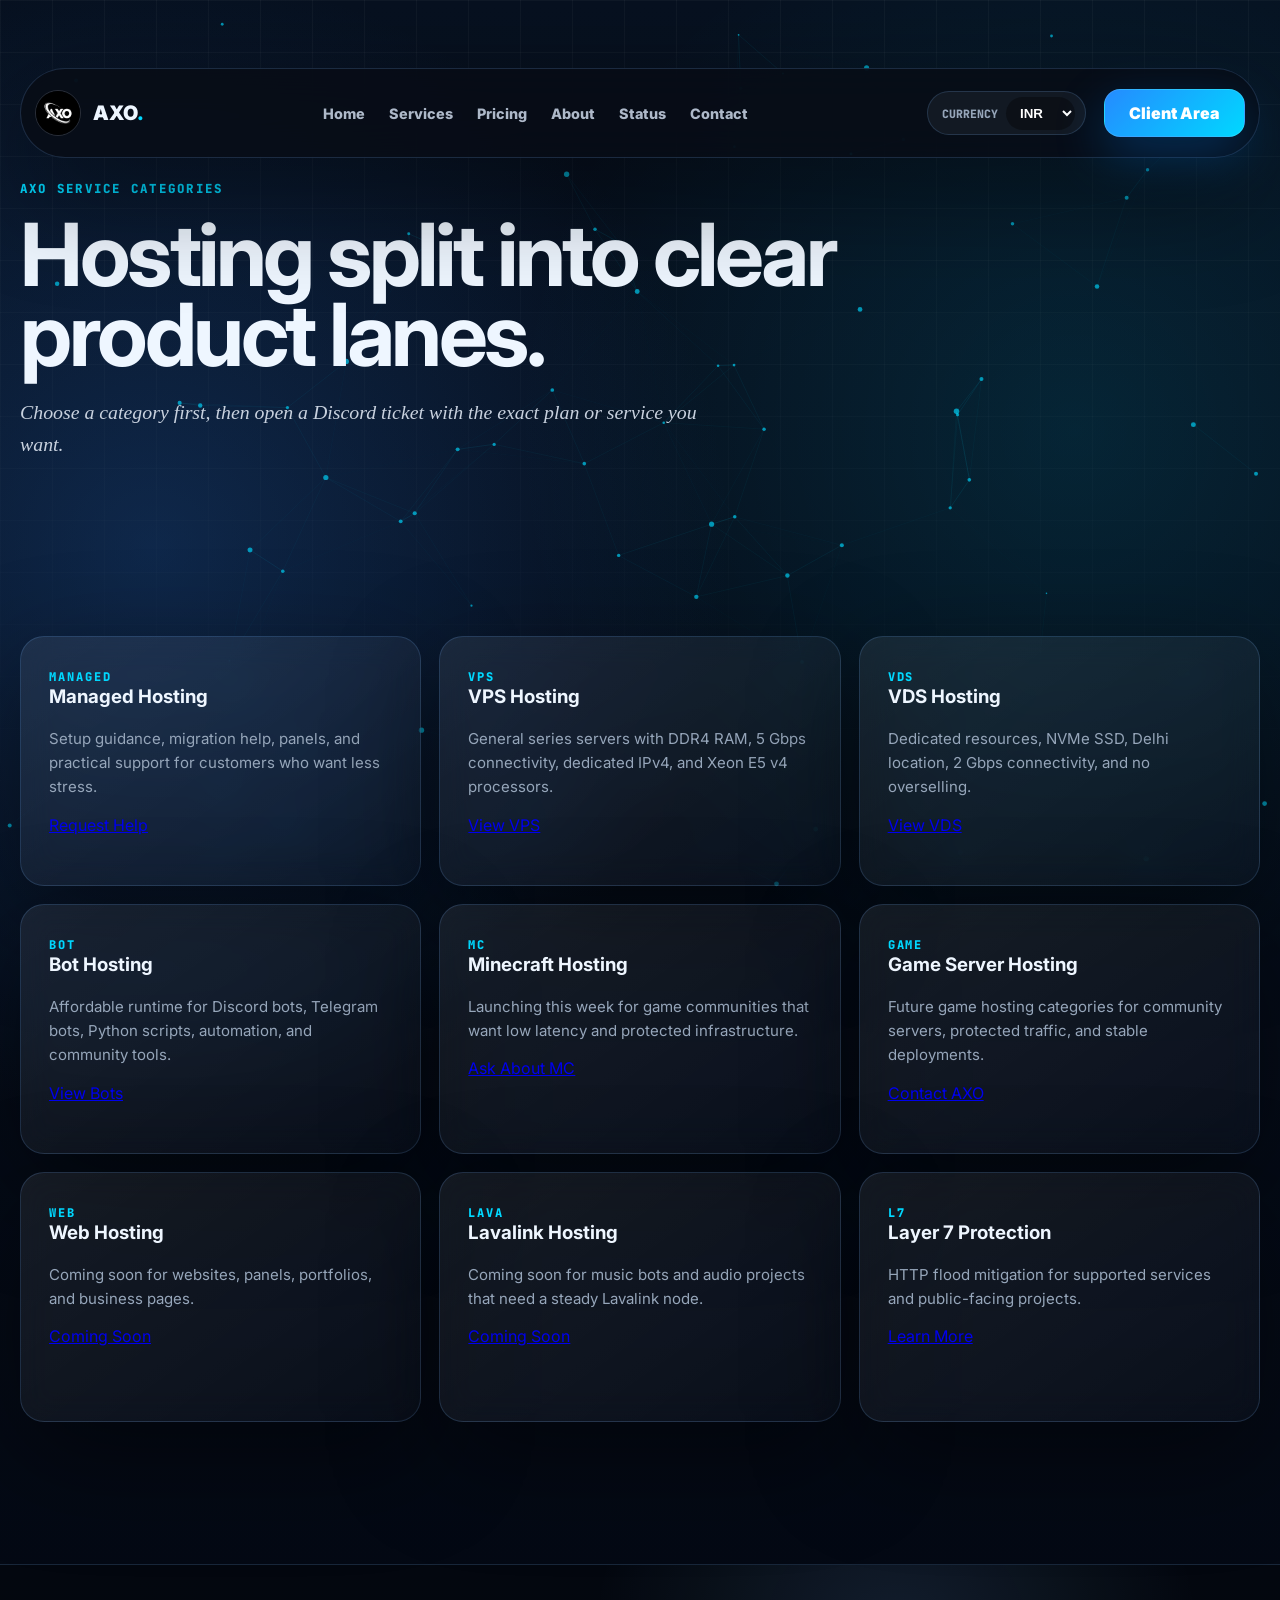
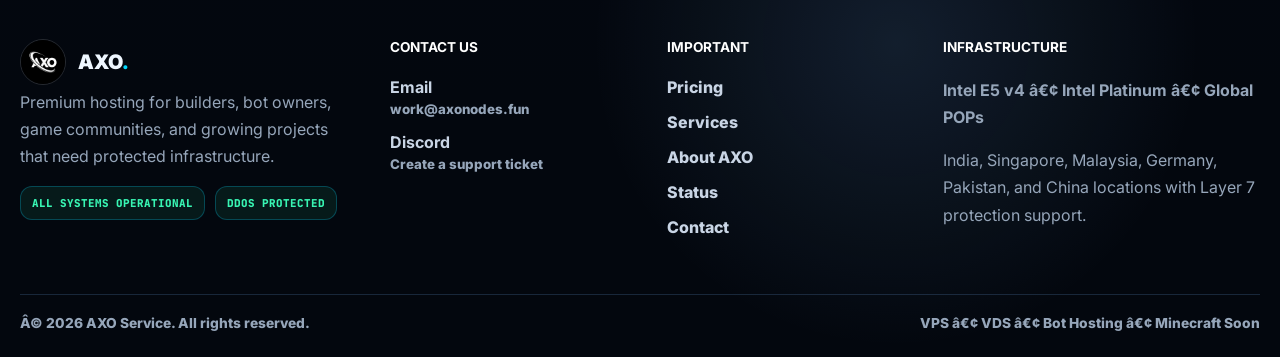
<file: services.html>
﻿<!DOCTYPE html>
<html lang="en">
<head>
  <meta charset="UTF-8">
  <meta name="viewport" content="width=device-width, initial-scale=1.0">
  <title>Services | AXO Service</title>
  <meta name="description" content="Explore AXO Service categories including managed hosting, VPS, VDS, bot hosting, game server hosting, Minecraft hosting, web hosting, and Layer 7 DDoS protection.">
  <link rel="icon" href="assets/axo.png">
  <link rel="preconnect" href="https://fonts.googleapis.com">
  <link rel="preconnect" href="https://fonts.gstatic.com" crossorigin>
  <link href="https://fonts.googleapis.com/css2?family=Inter:wght@400;600;700;800;900&family=JetBrains+Mono:wght@500;700&display=swap" rel="stylesheet">
  <link rel="stylesheet" href="styles.css">
</head>
<body>
  <canvas id="space"></canvas><div class="noise"></div><div class="cursor-glow" aria-hidden="true"></div>
  <header class="site-header">
    <a class="brand" href="index.html"><img src="assets/axo.png" alt="AXO logo"><span>AXO<span class="brand-dot">.</span></span></a>
    <button class="nav-toggle" type="button" aria-label="Open menu"><span></span><span></span><span></span></button>
    <nav class="nav"><a href="index.html">Home</a><div class="nav-item"><a href="services.html">Services</a><div class="mega-menu"><a href="vps-hosting.html"><b>VPS Hosting</b><span>Scalable cloud servers</span></a><a href="vds-hosting.html"><b>VDS Hosting</b><span>Dedicated resources</span></a><a href="bot-hosting.html"><b>Bot Hosting</b><span>Discord, Telegram, automation</span></a><a href="minecraft-hosting.html"><b>Minecraft Hosting</b><span>Launching this week</span></a><a href="game-hosting.html"><b>Game Servers</b><span>Protected community hosting</span></a><a href="managed-hosting.html"><b>Managed Support</b><span>Guided setup and help</span></a></div></div><a href="pricing.html">Pricing</a><a href="about.html">About</a><a href="https://status.axonodes.fun/" target="_blank" rel="noreferrer">Status</a><a href="contact.html">Contact</a></nav>
    <label class="currency-switch" aria-label="Change currency"><span>Currency</span><select id="currencySelect"><option value="INR">INR</option><option value="USD">USD</option><option value="PKR">PKR</option></select></label>
    <a class="header-cta" href="https://discord.gg/C2tTAcxFhd" target="_blank" rel="noreferrer">Client Area</a>
  </header>
  <main>
    <section class="page-hero">
      <p class="eyebrow reveal">AXO Service Categories</p>
      <h1 class="reveal">Hosting split into clear product lanes.</h1>
      <p class="hero-text reveal">Choose a category first, then open a Discord ticket with the exact plan or service you want.</p>
    </section>
    <section class="section categories-section">
      <div class="category-grid">
        <article class="category-card managed reveal"><span>Managed</span><h3>Managed Hosting</h3><p>Setup guidance, migration help, panels, and practical support for customers who want less stress.</p><a href="contact.html">Request Help</a></article>
        <article class="category-card reveal"><span>VPS</span><h3>VPS Hosting</h3><p>General series servers with DDR4 RAM, 5 Gbps connectivity, dedicated IPv4, and Xeon E5 v4 processors.</p><a href="pricing.html">View VPS</a></article>
        <article class="category-card reveal"><span>VDS</span><h3>VDS Hosting</h3><p>Dedicated resources, NVMe SSD, Delhi location, 2 Gbps connectivity, and no overselling.</p><a href="pricing.html">View VDS</a></article>
        <article class="category-card reveal"><span>BOT</span><h3>Bot Hosting</h3><p>Affordable runtime for Discord bots, Telegram bots, Python scripts, automation, and community tools.</p><a href="pricing.html">View Bots</a></article>
        <article class="category-card minecraft reveal"><span>MC</span><h3>Minecraft Hosting</h3><p>Launching this week for game communities that want low latency and protected infrastructure.</p><a href="contact.html">Ask About MC</a></article>
        <article class="category-card reveal"><span>GAME</span><h3>Game Server Hosting</h3><p>Future game hosting categories for community servers, protected traffic, and stable deployments.</p><a href="contact.html">Contact AXO</a></article>
        <article class="category-card reveal"><span>WEB</span><h3>Web Hosting</h3><p>Coming soon for websites, panels, portfolios, and business pages.</p><a href="contact.html">Coming Soon</a></article>
        <article class="category-card reveal"><span>LAVA</span><h3>Lavalink Hosting</h3><p>Coming soon for music bots and audio projects that need a steady Lavalink node.</p><a href="contact.html">Coming Soon</a></article>
        <article class="category-card reveal"><span>L7</span><h3>Layer 7 Protection</h3><p>HTTP flood mitigation for supported services and public-facing projects.</p><a href="about.html">Learn More</a></article>
      </div>
    </section>
  </main>
  <footer class="site-footer"><div class="footer-bg"></div><div class="footer-grid"><div class="footer-brand"><a class="brand" href="index.html"><img src="assets/axo.png" alt="AXO logo"><span>AXO<span class="brand-dot">.</span></span></a><p>Premium hosting for builders, bot owners, game communities, and growing projects that need protected infrastructure.</p><div class="footer-badges"><span>All Systems Operational</span><span>DDoS Protected</span></div></div><div class="footer-col"><h3>Contact Us</h3><a href="mailto:work@axonodes.fun"><b>Email</b><small>work@axonodes.fun</small></a><a href="https://discord.gg/C2tTAcxFhd" target="_blank" rel="noreferrer"><b>Discord</b><small>Create a support ticket</small></a></div><div class="footer-col"><h3>Important</h3><a href="pricing.html">Pricing</a><a href="services.html">Services</a><a href="about.html">About AXO</a><a href="https://status.axonodes.fun/" target="_blank" rel="noreferrer">Status</a><a href="contact.html">Contact</a></div><div class="footer-col"><h3>Infrastructure</h3><p><b>Intel E5 v4 â€¢ Intel Platinum â€¢ Global POPs</b></p><p>India, Singapore, Malaysia, Germany, Pakistan, and China locations with Layer 7 protection support.</p></div></div><div class="footer-bottom"><span>Â© 2026 AXO Service. All rights reserved.</span><span>VPS â€¢ VDS â€¢ Bot Hosting â€¢ Minecraft Soon</span></div></footer><script src="script.js"></script>
</body>
</html>
</file>
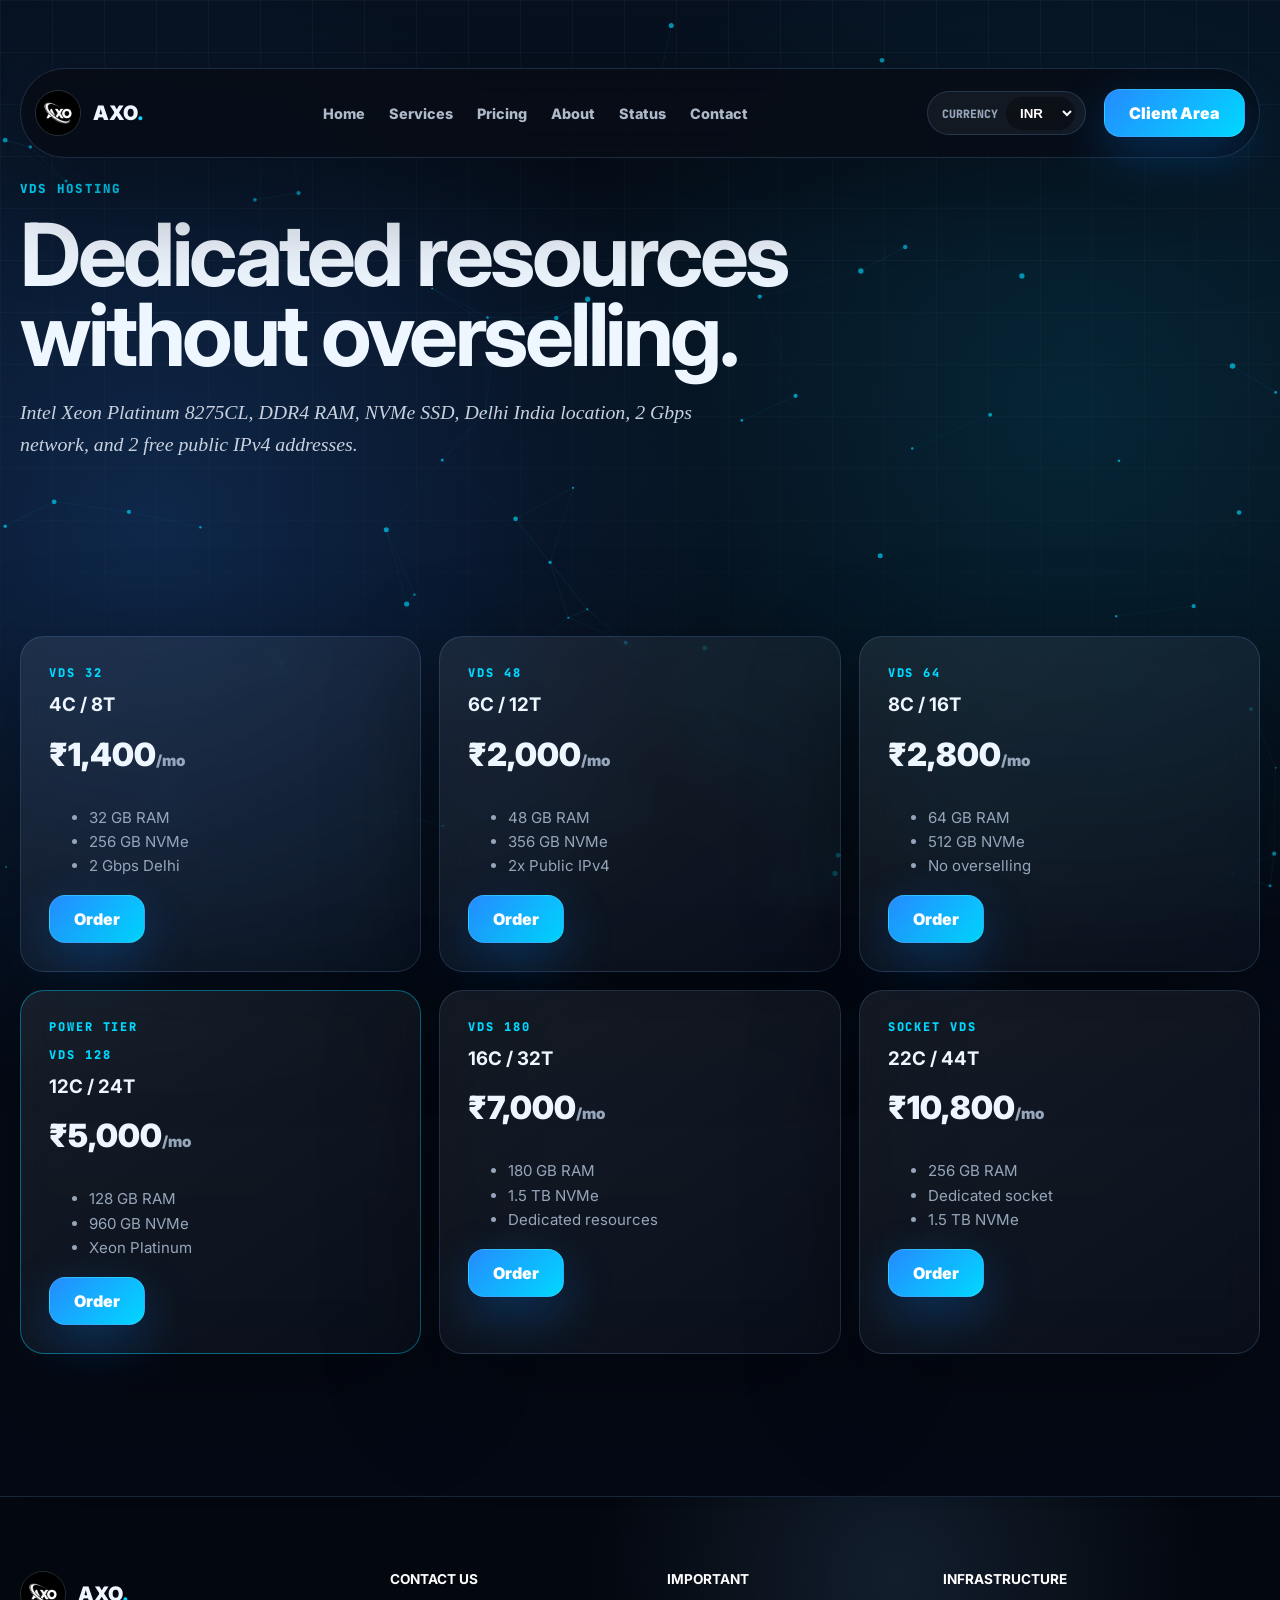
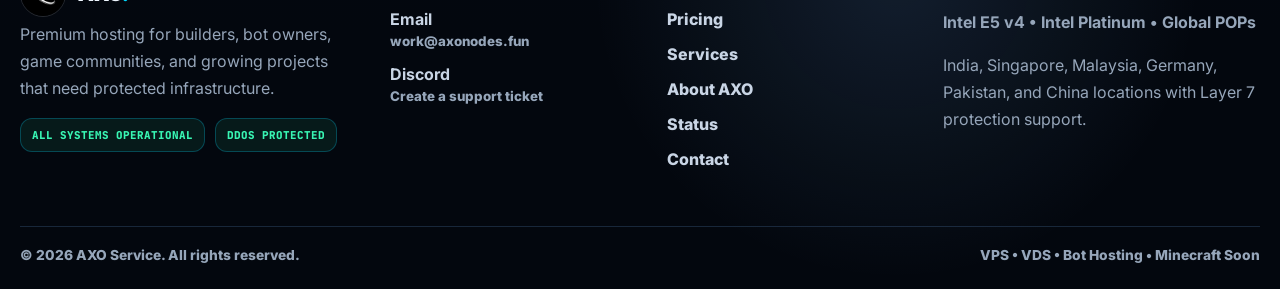
<file: vds-hosting.html>
﻿<!DOCTYPE html><html lang="en"><head><meta charset="UTF-8"><meta name="viewport" content="width=device-width, initial-scale=1.0"><title>VDS Hosting | AXO Service</title><meta name="description" content="AXO VDS hosting with dedicated resources, NVMe SSD, Delhi India location, 2 Gbps connectivity, and 2 public IPv4 addresses."><link rel="icon" href="assets/axo.png"><link rel="preconnect" href="https://fonts.googleapis.com"><link rel="preconnect" href="https://fonts.gstatic.com" crossorigin><link href="https://fonts.googleapis.com/css2?family=Inter:wght@400;600;700;800;900&family=JetBrains+Mono:wght@500;700&display=swap" rel="stylesheet"><link rel="stylesheet" href="styles.css"></head><body><canvas id="space"></canvas><div class="noise"></div><div class="cursor-glow"></div><header class="site-header"><a class="brand" href="index.html"><img src="assets/axo.png" alt="AXO logo"><span>AXO<span class="brand-dot">.</span></span></a><button class="nav-toggle" type="button" aria-label="Open menu"><span></span><span></span><span></span></button><nav class="nav"><a href="index.html">Home</a><div class="nav-item"><a href="services.html">Services</a><div class="mega-menu"><a href="vps-hosting.html"><b>VPS Hosting</b><span>Scalable cloud servers</span></a><a href="vds-hosting.html"><b>VDS Hosting</b><span>Dedicated resources</span></a><a href="bot-hosting.html"><b>Bot Hosting</b><span>Discord, Telegram, automation</span></a><a href="minecraft-hosting.html"><b>Minecraft Hosting</b><span>Launching this week</span></a><a href="game-hosting.html"><b>Game Servers</b><span>Protected community hosting</span></a><a href="managed-hosting.html"><b>Managed Support</b><span>Guided setup and help</span></a></div></div><a href="pricing.html">Pricing</a><a href="about.html">About</a><a href="https://status.axonodes.fun/" target="_blank" rel="noreferrer">Status</a><a href="contact.html">Contact</a></nav><label class="currency-switch"><span>Currency</span><select id="currencySelect"><option value="INR">INR</option><option value="USD">USD</option><option value="PKR">PKR</option></select></label><a class="header-cta" href="https://discord.gg/C2tTAcxFhd" target="_blank" rel="noreferrer">Client Area</a></header><main><section class="page-hero"><p class="eyebrow reveal">VDS Hosting</p><h1 class="reveal">Dedicated resources without overselling.</h1><p class="hero-text reveal">Intel Xeon Platinum 8275CL, DDR4 RAM, NVMe SSD, Delhi India location, 2 Gbps network, and 2 free public IPv4 addresses.</p></section><section class="section pricing-section"><div class="plan-grid dense"><article class="plan-card reveal"><p class="plan-name">VDS 32</p><h3>4C / 8T</h3><p class="price" data-inr="1400">â‚¹1400<span>/mo</span></p><ul><li>32 GB RAM</li><li>256 GB NVMe</li><li>2 Gbps Delhi</li></ul><a href="contact.html" class="plan-btn">Order</a></article><article class="plan-card reveal"><p class="plan-name">VDS 48</p><h3>6C / 12T</h3><p class="price" data-inr="2000">â‚¹2000<span>/mo</span></p><ul><li>48 GB RAM</li><li>356 GB NVMe</li><li>2x Public IPv4</li></ul><a href="contact.html" class="plan-btn">Order</a></article><article class="plan-card reveal"><p class="plan-name">VDS 64</p><h3>8C / 16T</h3><p class="price" data-inr="2800">â‚¹2800<span>/mo</span></p><ul><li>64 GB RAM</li><li>512 GB NVMe</li><li>No overselling</li></ul><a href="contact.html" class="plan-btn">Order</a></article><article class="plan-card popular reveal"><p class="badge">Power Tier</p><p class="plan-name">VDS 128</p><h3>12C / 24T</h3><p class="price" data-inr="5000">â‚¹5000<span>/mo</span></p><ul><li>128 GB RAM</li><li>960 GB NVMe</li><li>Xeon Platinum</li></ul><a href="contact.html" class="plan-btn">Order</a></article><article class="plan-card reveal"><p class="plan-name">VDS 180</p><h3>16C / 32T</h3><p class="price" data-inr="7000">â‚¹7000<span>/mo</span></p><ul><li>180 GB RAM</li><li>1.5 TB NVMe</li><li>Dedicated resources</li></ul><a href="contact.html" class="plan-btn">Order</a></article><article class="plan-card reveal"><p class="plan-name">Socket VDS</p><h3>22C / 44T</h3><p class="price" data-inr="10800">â‚¹10800<span>/mo</span></p><ul><li>256 GB RAM</li><li>Dedicated socket</li><li>1.5 TB NVMe</li></ul><a href="contact.html" class="plan-btn">Order</a></article></div></section></main><footer class="site-footer"><div class="footer-bg"></div><div class="footer-grid"><div class="footer-brand"><a class="brand" href="index.html"><img src="assets/axo.png" alt="AXO logo"><span>AXO<span class="brand-dot">.</span></span></a><p>Premium hosting for builders, bot owners, game communities, and growing projects that need protected infrastructure.</p><div class="footer-badges"><span>All Systems Operational</span><span>DDoS Protected</span></div></div><div class="footer-col"><h3>Contact Us</h3><a href="mailto:work@axonodes.fun"><b>Email</b><small>work@axonodes.fun</small></a><a href="https://discord.gg/C2tTAcxFhd" target="_blank" rel="noreferrer"><b>Discord</b><small>Create a support ticket</small></a></div><div class="footer-col"><h3>Important</h3><a href="pricing.html">Pricing</a><a href="services.html">Services</a><a href="about.html">About AXO</a><a href="https://status.axonodes.fun/" target="_blank" rel="noreferrer">Status</a><a href="contact.html">Contact</a></div><div class="footer-col"><h3>Infrastructure</h3><p><b>Intel E5 v4 • Intel Platinum • Global POPs</b></p><p>India, Singapore, Malaysia, Germany, Pakistan, and China locations with Layer 7 protection support.</p></div></div><div class="footer-bottom"><span>© 2026 AXO Service. All rights reserved.</span><span>VPS • VDS • Bot Hosting • Minecraft Soon</span></div></footer><script src="script.js"></script></body></html>
</file>
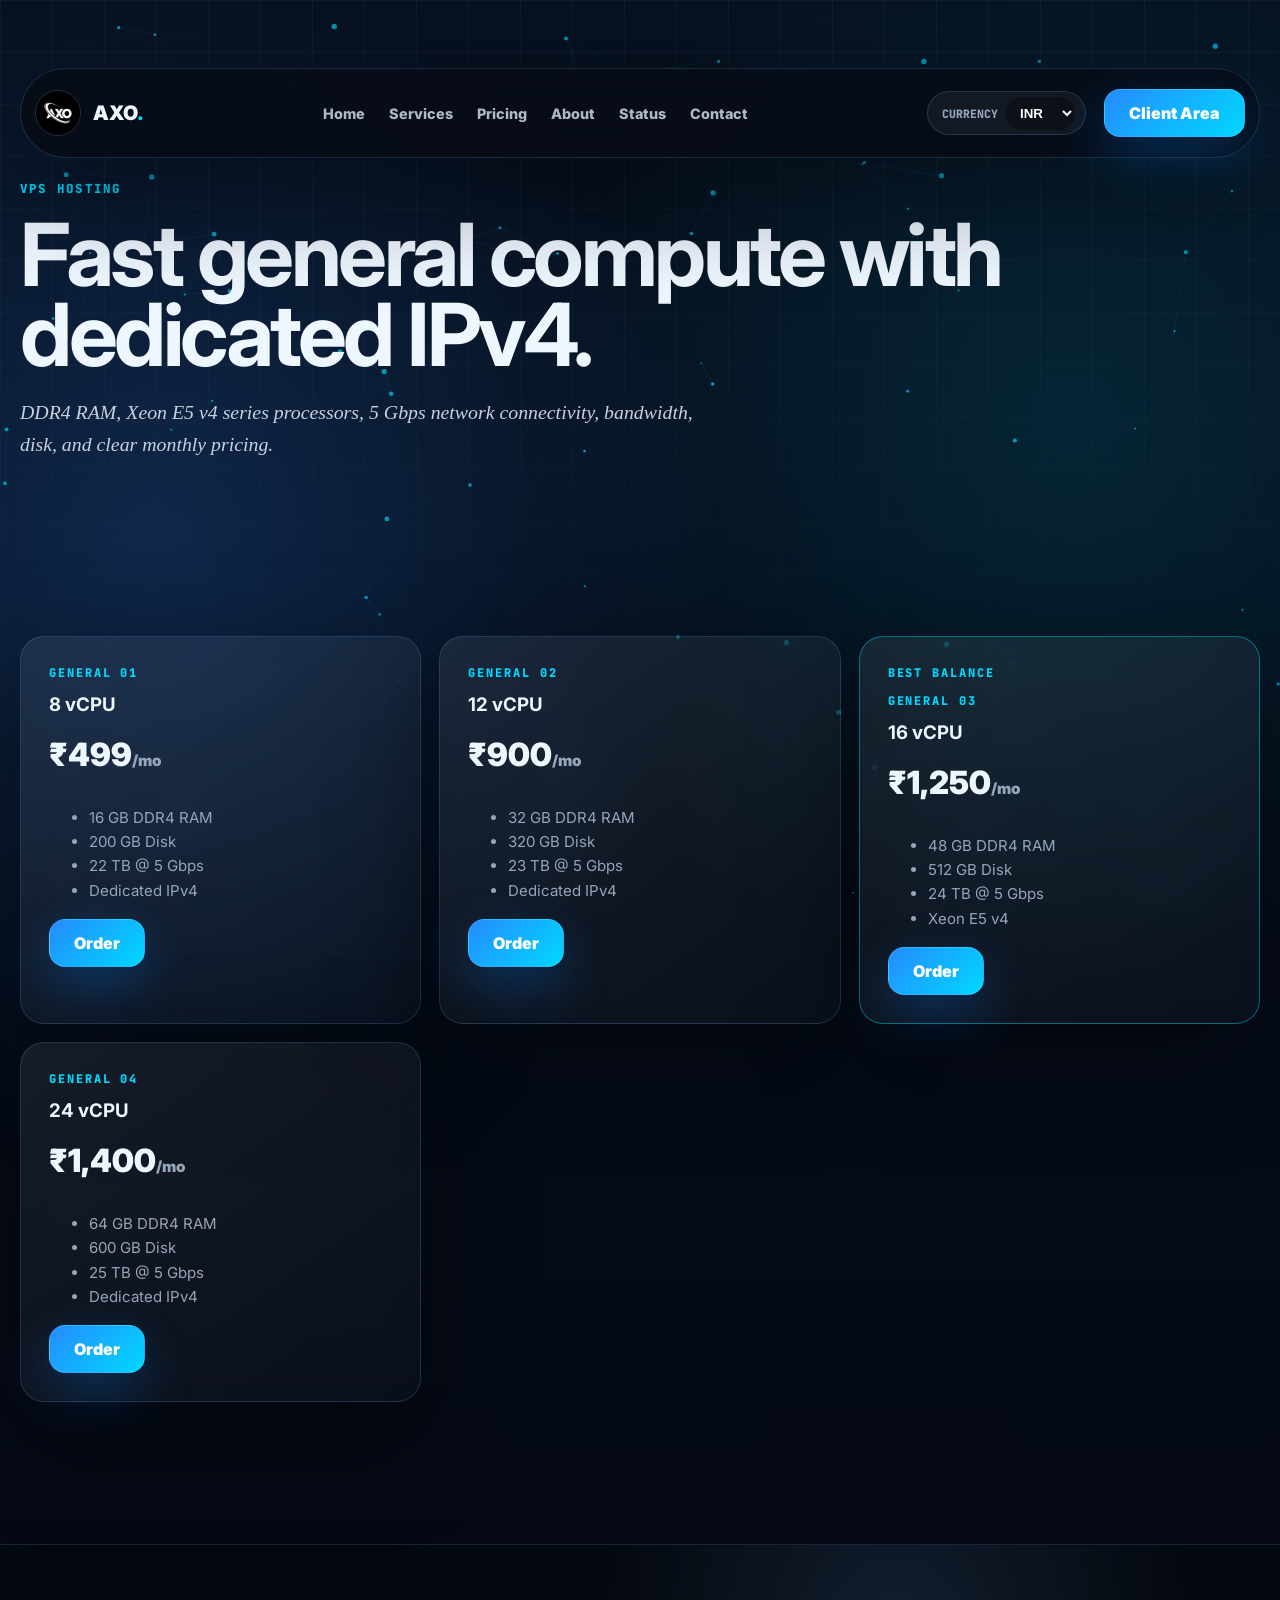
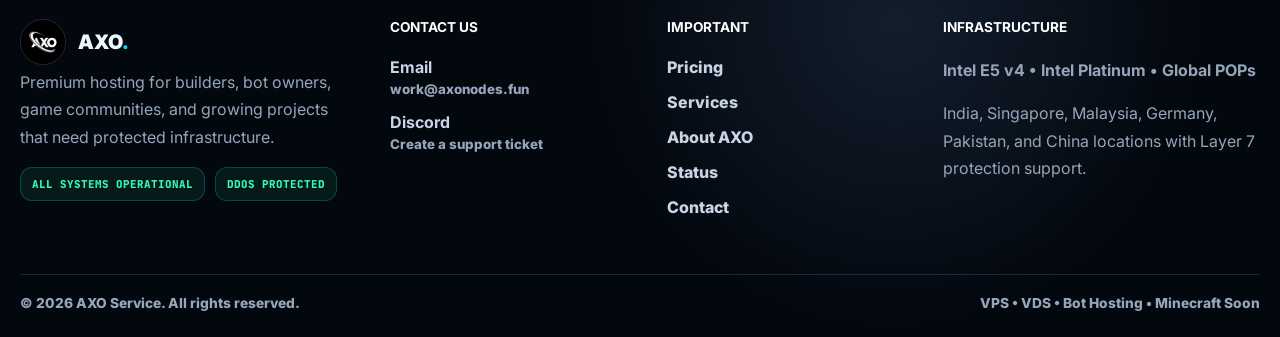
<file: vps-hosting.html>
﻿<!DOCTYPE html><html lang="en"><head><meta charset="UTF-8"><meta name="viewport" content="width=device-width, initial-scale=1.0"><title>VPS Hosting | AXO Service</title><meta name="description" content="AXO VPS hosting with DDR4 RAM, Xeon E5 v4 processors, 5 Gbps connectivity, bandwidth, disk, and dedicated IPv4."><link rel="icon" href="assets/axo.png"><link rel="preconnect" href="https://fonts.googleapis.com"><link rel="preconnect" href="https://fonts.gstatic.com" crossorigin><link href="https://fonts.googleapis.com/css2?family=Inter:wght@400;600;700;800;900&family=JetBrains+Mono:wght@500;700&display=swap" rel="stylesheet"><link rel="stylesheet" href="styles.css"></head><body><canvas id="space"></canvas><div class="noise"></div><div class="cursor-glow"></div><header class="site-header"><a class="brand" href="index.html"><img src="assets/axo.png" alt="AXO logo"><span>AXO<span class="brand-dot">.</span></span></a><button class="nav-toggle" type="button" aria-label="Open menu"><span></span><span></span><span></span></button><nav class="nav"><a href="index.html">Home</a><div class="nav-item"><a href="services.html">Services</a><div class="mega-menu"><a href="vps-hosting.html"><b>VPS Hosting</b><span>Scalable cloud servers</span></a><a href="vds-hosting.html"><b>VDS Hosting</b><span>Dedicated resources</span></a><a href="bot-hosting.html"><b>Bot Hosting</b><span>Discord, Telegram, automation</span></a><a href="minecraft-hosting.html"><b>Minecraft Hosting</b><span>Launching this week</span></a><a href="game-hosting.html"><b>Game Servers</b><span>Protected community hosting</span></a><a href="managed-hosting.html"><b>Managed Support</b><span>Guided setup and help</span></a></div></div><a href="pricing.html">Pricing</a><a href="about.html">About</a><a href="https://status.axonodes.fun/" target="_blank" rel="noreferrer">Status</a><a href="contact.html">Contact</a></nav><label class="currency-switch"><span>Currency</span><select id="currencySelect"><option value="INR">INR</option><option value="USD">USD</option><option value="PKR">PKR</option></select></label><a class="header-cta" href="https://discord.gg/C2tTAcxFhd" target="_blank" rel="noreferrer">Client Area</a></header><main><section class="page-hero"><p class="eyebrow reveal">VPS Hosting</p><h1 class="reveal">Fast general compute with dedicated IPv4.</h1><p class="hero-text reveal">DDR4 RAM, Xeon E5 v4 series processors, 5 Gbps network connectivity, bandwidth, disk, and clear monthly pricing.</p></section><section class="section pricing-section"><div class="plan-grid"><article class="plan-card reveal"><p class="plan-name">General 01</p><h3>8 vCPU</h3><p class="price" data-inr="499">â‚¹499<span>/mo</span></p><ul><li>16 GB DDR4 RAM</li><li>200 GB Disk</li><li>22 TB @ 5 Gbps</li><li>Dedicated IPv4</li></ul><a href="contact.html" class="plan-btn">Order</a></article><article class="plan-card reveal"><p class="plan-name">General 02</p><h3>12 vCPU</h3><p class="price" data-inr="900">â‚¹900<span>/mo</span></p><ul><li>32 GB DDR4 RAM</li><li>320 GB Disk</li><li>23 TB @ 5 Gbps</li><li>Dedicated IPv4</li></ul><a href="contact.html" class="plan-btn">Order</a></article><article class="plan-card popular reveal"><p class="badge">Best Balance</p><p class="plan-name">General 03</p><h3>16 vCPU</h3><p class="price" data-inr="1250">â‚¹1250<span>/mo</span></p><ul><li>48 GB DDR4 RAM</li><li>512 GB Disk</li><li>24 TB @ 5 Gbps</li><li>Xeon E5 v4</li></ul><a href="contact.html" class="plan-btn">Order</a></article><article class="plan-card reveal"><p class="plan-name">General 04</p><h3>24 vCPU</h3><p class="price" data-inr="1400">â‚¹1400<span>/mo</span></p><ul><li>64 GB DDR4 RAM</li><li>600 GB Disk</li><li>25 TB @ 5 Gbps</li><li>Dedicated IPv4</li></ul><a href="contact.html" class="plan-btn">Order</a></article></div></section></main><footer class="site-footer"><div class="footer-bg"></div><div class="footer-grid"><div class="footer-brand"><a class="brand" href="index.html"><img src="assets/axo.png" alt="AXO logo"><span>AXO<span class="brand-dot">.</span></span></a><p>Premium hosting for builders, bot owners, game communities, and growing projects that need protected infrastructure.</p><div class="footer-badges"><span>All Systems Operational</span><span>DDoS Protected</span></div></div><div class="footer-col"><h3>Contact Us</h3><a href="mailto:work@axonodes.fun"><b>Email</b><small>work@axonodes.fun</small></a><a href="https://discord.gg/C2tTAcxFhd" target="_blank" rel="noreferrer"><b>Discord</b><small>Create a support ticket</small></a></div><div class="footer-col"><h3>Important</h3><a href="pricing.html">Pricing</a><a href="services.html">Services</a><a href="about.html">About AXO</a><a href="https://status.axonodes.fun/" target="_blank" rel="noreferrer">Status</a><a href="contact.html">Contact</a></div><div class="footer-col"><h3>Infrastructure</h3><p><b>Intel E5 v4 • Intel Platinum • Global POPs</b></p><p>India, Singapore, Malaysia, Germany, Pakistan, and China locations with Layer 7 protection support.</p></div></div><div class="footer-bottom"><span>© 2026 AXO Service. All rights reserved.</span><span>VPS • VDS • Bot Hosting • Minecraft Soon</span></div></footer><script src="script.js"></script></body></html>
</file>
<file: styles.css>
:root {
  --bg: #050a13;
  --panel: rgba(8, 14, 25, .82);
  --panel-2: rgba(12, 21, 36, .72);
  --line: rgba(121, 181, 255, .18);
  --text: #eef6ff;
  --muted: #96a6ba;
  --blue: #77baff;
  --cyan: #00d8ff;
  --green: #38f5b3;
  --shadow: 0 34px 110px rgba(0, 0, 0, .46);
}

* { box-sizing: border-box; }
html { scroll-behavior: smooth; }
body {
  margin: 0;
  min-height: 100vh;
  overflow-x: hidden;
  color: var(--text);
  font-family: Inter, system-ui, sans-serif;
  background:
    radial-gradient(circle at 12% 28%, rgba(33, 93, 172, .32), transparent 32%),
    radial-gradient(circle at 84% 22%, rgba(0, 216, 255, .11), transparent 30%),
    linear-gradient(180deg, #071120 0%, #030711 100%);
}

body::before {
  content: "";
  position: fixed;
  inset: 0;
  z-index: -3;
  background-image:
    linear-gradient(rgba(255,255,255,.035) 1px, transparent 1px),
    linear-gradient(90deg, rgba(255,255,255,.035) 1px, transparent 1px);
  background-size: 52px 52px;
  mask-image: linear-gradient(to bottom, #000, rgba(0,0,0,.55), transparent);
}

#space {
  position: fixed;
  inset: 0;
  z-index: -2;
  width: 100%;
  height: 100%;
}

.ticker {
  position: fixed;
  inset: 0 0 auto 0;
  z-index: 50;
  height: 42px;
  overflow: hidden;
  border-bottom: 1px solid var(--line);
  background: rgba(4, 9, 17, .96);
}

.ticker-track {
  width: max-content;
  height: 100%;
  display: flex;
  align-items: center;
  gap: 32px;
  animation: marquee 30s linear infinite;
  color: #c7d4e4;
  font: 800 .72rem JetBrains Mono, monospace;
  letter-spacing: .22em;
  text-transform: uppercase;
}

.ticker a {
  color: var(--blue);
  text-decoration: none;
}

.ticker i {
  width: 4px;
  height: 4px;
  border-radius: 50%;
  background: var(--cyan);
  box-shadow: 0 0 14px rgba(0,216,255,.8);
}

.site-header {
  position: fixed;
  left: 50%;
  top: 68px;
  z-index: 40;
  width: min(1280px, calc(100% - 40px));
  min-height: 72px;
  padding: 10px 14px;
  display: flex;
  align-items: center;
  gap: 18px;
  transform: translateX(-50%);
  border: 1px solid var(--line);
  border-radius: 999px;
  background: rgba(7, 12, 22, .86);
  box-shadow: var(--shadow);
  backdrop-filter: blur(20px);
}

.brand {
  display: inline-flex;
  align-items: center;
  gap: 12px;
  color: var(--text);
  text-decoration: none;
  font-weight: 900;
  font-size: 1.25rem;
  white-space: nowrap;
}

.brand img {
  width: 46px;
  height: 46px;
  border-radius: 50%;
  object-fit: cover;
  border: 1px solid rgba(255,255,255,.14);
}

.brand span span,
.brand-dot {
  color: var(--cyan);
}

.nav {
  flex: 1;
  display: flex;
  justify-content: center;
  align-items: center;
  gap: 24px;
}

.nav a {
  color: #aeb9c9;
  text-decoration: none;
  font-weight: 800;
  font-size: .9rem;
}

.nav a:hover { color: #fff; }

.nav-item {
  position: relative;
  padding: 24px 0;
}

.mega-menu {
  position: absolute;
  left: 50%;
  top: 66px;
  width: min(560px, calc(100vw - 48px));
  display: grid;
  grid-template-columns: repeat(2, 1fr);
  gap: 10px;
  padding: 18px;
  opacity: 0;
  visibility: hidden;
  pointer-events: none;
  border: 1px solid rgba(119,186,255,.24);
  border-radius: 24px;
  background: rgba(5, 9, 17, .96);
  box-shadow: var(--shadow);
  transform: translateX(-50%) translateY(10px);
  transition: .2s ease;
}

.nav-item:hover .mega-menu,
.nav-item:focus-within .mega-menu {
  opacity: 1;
  visibility: visible;
  pointer-events: auto;
  transform: translateX(-50%) translateY(0);
}

.mega-menu a {
  min-height: 78px;
  display: grid;
  align-content: center;
  gap: 4px;
  padding: 14px;
  border: 1px solid var(--line);
  border-radius: 16px;
  background: rgba(255,255,255,.04);
}

.mega-menu b { color: #fff; }
.mega-menu small { color: var(--muted); font-weight: 800; }

.currency-switch {
  min-height: 44px;
  display: inline-flex;
  align-items: center;
  gap: 8px;
  padding: 0 10px 0 14px;
  border: 1px solid var(--line);
  border-radius: 999px;
  background: rgba(255,255,255,.05);
  color: var(--muted);
  font: 900 .72rem JetBrains Mono, monospace;
  text-transform: uppercase;
}

.currency-switch select {
  border: 0;
  outline: 0;
  color: #fff;
  background: rgba(0,0,0,.35);
  border-radius: 999px;
  padding: 8px 10px;
  font-weight: 900;
}

.header-cta,
.btn,
.plan-btn {
  min-height: 48px;
  display: inline-flex;
  align-items: center;
  justify-content: center;
  padding: 0 24px;
  border: 1px solid rgba(255,255,255,.12);
  border-radius: 16px;
  color: #fff;
  text-decoration: none;
  font-weight: 900;
  background: rgba(255,255,255,.07);
  transition: transform .2s ease, border-color .2s ease;
}

.header-cta,
.btn.primary,
.plan-btn {
  background: linear-gradient(135deg, #258bff, #00d8ff);
  box-shadow: 0 18px 50px rgba(0, 132, 255, .28);
}

.btn.ghost { background: rgba(255,255,255,.07); }
.btn:hover, .plan-btn:hover, .header-cta:hover { transform: translateY(-2px); }
.nav-toggle { display: none; }

.hero {
  width: min(1280px, calc(100% - 40px));
  min-height: 100vh;
  margin: 0 auto;
  padding: 190px 0 80px;
  display: grid;
  grid-template-columns: minmax(0, 1.05fr) minmax(360px, .95fr);
  align-items: center;
  gap: 56px;
}

.eyebrow {
  margin: 0 0 18px;
  color: var(--cyan);
  font: 800 .78rem JetBrains Mono, monospace;
  letter-spacing: .18em;
  text-transform: uppercase;
}

h1, h2, h3, p { margin-top: 0; }

.hero h1 {
  margin-bottom: 24px;
  font-size: clamp(4rem, 8vw, 7.2rem);
  line-height: .84;
  letter-spacing: -.035em;
  text-transform: uppercase;
}

.hero h1 span {
  color: var(--blue);
}

.hero-text {
  max-width: 680px;
  margin-bottom: 34px;
  color: #c8d1de;
  font-family: Georgia, "Times New Roman", serif;
  font-style: italic;
  font-size: clamp(1.05rem, 1.55vw, 1.34rem);
  line-height: 1.58;
}

.hero-actions {
  display: flex;
  gap: 14px;
  flex-wrap: wrap;
}

.hero-locations {
  margin-top: 48px;
  color: #7f91a8;
  font: 800 .68rem JetBrains Mono, monospace;
  letter-spacing: .2em;
  text-transform: uppercase;
}

.hero-network {
  display: grid;
  grid-template-columns: repeat(2, 1fr);
  gap: 18px;
  padding: 22px;
  border: 1px solid var(--line);
  border-radius: 28px;
  background:
    linear-gradient(rgba(255,255,255,.03) 1px, transparent 1px),
    linear-gradient(90deg, rgba(255,255,255,.03) 1px, transparent 1px),
    rgba(5, 10, 20, .62);
  background-size: 28px 28px;
  box-shadow: var(--shadow);
  backdrop-filter: blur(16px);
}

.hero-network article {
  position: relative;
  min-height: 136px;
  padding: 18px;
  border: 1px solid rgba(119,186,255,.18);
  border-radius: 18px;
  background: rgba(0,0,0,.18);
  animation: floatCard 8s ease-in-out infinite;
}

.hero-network article:nth-child(2),
.hero-network article:nth-child(4) {
  animation-delay: -2s;
}

.hero-network span {
  color: #b9c5d5;
  font: 900 .72rem JetBrains Mono, monospace;
  letter-spacing: .18em;
  text-transform: uppercase;
}

.hero-network b {
  position: absolute;
  left: 18px;
  bottom: 18px;
  color: #7f94ad;
  font: 900 .76rem JetBrains Mono, monospace;
  letter-spacing: .18em;
  text-transform: uppercase;
}

.hero-network i {
  position: absolute;
  right: 16px;
  bottom: 15px;
  width: 7px;
  height: 7px;
  border-radius: 50%;
  background: var(--blue);
  box-shadow: 0 0 18px rgba(119,186,255,.9);
}

.section {
  width: min(1280px, calc(100% - 40px));
  margin: 0 auto;
  padding: 72px 0;
}

.section-head {
  max-width: 760px;
  margin-bottom: 38px;
}

.section-head.center {
  margin-inline: auto;
  text-align: center;
}

.section-head h2,
.section-copy h2,
.support-card h2 {
  margin-bottom: 18px;
  font-size: clamp(2.1rem, 4.8vw, 4.1rem);
  line-height: .98;
  letter-spacing: -.03em;
}

.section-head p,
.section-copy p,
.support-card p {
  color: var(--muted);
  font-size: .98rem;
  line-height: 1.75;
}

.metric-strip {
  width: min(1280px, calc(100% - 40px));
  margin: -24px auto 0;
  display: grid;
  grid-template-columns: repeat(4, 1fr);
  gap: 14px;
}

.metric-strip div,
.service-card,
.status-panel,
.team-card,
.faq-card,
.support-card,
.plan-card,
.category-card,
.feature-card,
.contact-card,
.about-copy,
.about-hologram {
  border: 1px solid var(--line);
  border-radius: 24px;
  background: linear-gradient(145deg, rgba(255,255,255,.075), rgba(255,255,255,.025));
  box-shadow: var(--shadow);
  backdrop-filter: blur(16px);
}

.metric-strip div {
  min-height: 96px;
  padding: 18px;
}

.metric-strip b {
  display: block;
  margin-bottom: 6px;
  font-size: 1.55rem;
}

.metric-strip span {
  color: var(--muted);
  font-weight: 800;
}

.split-section,
.about-cinematic {
  display: grid;
  grid-template-columns: 1.1fr .9fr;
  gap: 22px;
  align-items: stretch;
}

.section-copy,
.status-panel,
.support-card {
  padding: 38px;
}

.about-cinematic .section-copy {
  padding-left: 0;
  background: transparent;
  border: 0;
  box-shadow: none;
}

.about-cinematic h2 em,
.locations-section h2 em {
  color: #aab3bf;
  font-family: Georgia, "Times New Roman", serif;
  font-weight: 400;
  font-style: italic;
  text-transform: none;
}

.infra-stats {
  display: grid;
  grid-template-columns: repeat(2, 1fr);
  align-self: center;
  overflow: hidden;
  border: 1px solid var(--line);
  border-radius: 28px;
  background: rgba(16, 31, 49, .74);
  box-shadow: var(--shadow);
}

.infra-stats div {
  min-height: 122px;
  padding: 24px;
  border-right: 1px solid rgba(119,186,255,.1);
  border-bottom: 1px solid rgba(119,186,255,.1);
}

.infra-stats b {
  display: block;
  margin-bottom: 8px;
  color: #fff;
  font-size: 2rem;
  text-transform: uppercase;
}

.infra-stats span {
  color: var(--muted);
  font: 800 .7rem JetBrains Mono, monospace;
  letter-spacing: .16em;
  text-transform: uppercase;
}

.infra-stats a {
  grid-column: 1 / -1;
  padding: 18px 24px;
  color: var(--blue);
  text-decoration: none;
  font-weight: 900;
}

.status-panel span {
  color: var(--cyan);
  font: 900 .76rem JetBrains Mono, monospace;
  letter-spacing: .16em;
  text-transform: uppercase;
}

.status-panel strong {
  display: block;
  margin: 20px 0 12px;
  font-size: clamp(2.4rem, 5vw, 4.4rem);
}

.status-panel p {
  color: var(--muted);
  line-height: 1.7;
}

.status-panel a {
  color: var(--blue);
  font-weight: 900;
  text-decoration: none;
}

.service-grid {
  display: grid;
  grid-template-columns: repeat(3, 1fr);
  gap: 18px;
}

.service-card {
  min-height: 220px;
  padding: 24px;
  color: var(--text);
  text-decoration: none;
  transition: transform .2s ease, border-color .2s ease;
}

.service-card:hover {
  transform: translateY(-6px);
  border-color: rgba(0,216,255,.4);
}

.service-card span,
.team-card span,
.category-card span,
.badge,
.plan-name {
  color: var(--cyan);
  font: 900 .75rem JetBrains Mono, monospace;
  letter-spacing: .16em;
  text-transform: uppercase;
}

.service-card h3 {
  margin: 34px 0 12px;
  font-size: 1.26rem;
}

.service-card p,
.team-card p,
.plan-card li,
.category-card p,
.feature-card p,
.contact-card p {
  color: var(--muted);
  line-height: 1.62;
  font-size: .94rem;
}

.detail-grid {
  display: grid;
  grid-template-columns: repeat(3, 1fr);
  overflow: hidden;
  border: 1px solid var(--line);
  border-radius: 28px;
  background: rgba(16, 31, 49, .64);
  box-shadow: var(--shadow);
}

.detail-grid article {
  position: relative;
  min-height: 205px;
  padding: 24px;
  border-right: 1px solid rgba(119,186,255,.1);
  border-bottom: 1px solid rgba(119,186,255,.1);
  background: rgba(255,255,255,.012);
}

.detail-grid article:nth-child(5) {
  background: rgba(119,186,255,.07);
}

.detail-grid span {
  color: var(--blue);
  font: 800 .72rem JetBrains Mono, monospace;
  letter-spacing: .16em;
}

.detail-grid i {
  position: absolute;
  right: 22px;
  top: 22px;
  width: 6px;
  height: 6px;
  border-radius: 50%;
  background: rgba(119,186,255,.62);
}

.detail-grid h3 {
  margin: 34px 0 10px;
  color: #fff;
  font-size: 1.14rem;
  text-transform: uppercase;
}

.detail-grid p {
  color: #b8c7d9;
  line-height: 1.65;
  font-size: .95rem;
}

.faq-grid,
.team-grid {
  display: grid;
  grid-template-columns: repeat(3, 1fr);
  gap: 18px;
}

.faq-grid {
  grid-template-columns: repeat(2, 1fr);
}

.faq-card {
  padding: 0;
  overflow: hidden;
}

.faq-card summary {
  cursor: pointer;
  padding: 22px;
  list-style: none;
  font-weight: 900;
}

.faq-card summary::-webkit-details-marker { display: none; }
.faq-card p { margin: 0; padding: 0 22px 22px; color: var(--muted); line-height: 1.7; }

.team-card {
  min-height: 235px;
  padding: 28px;
}

.team-card h3 {
  margin: 46px 0 12px;
  font-size: 1.8rem;
}

.founder {
  border-color: rgba(0,216,255,.36);
}

.support-shell {
  display: grid;
  grid-template-columns: .95fr 1.05fr;
  gap: 26px;
  padding: 34px;
  border: 1px solid var(--line);
  border-radius: 32px;
  background:
    linear-gradient(rgba(255,255,255,.03) 1px, transparent 1px),
    linear-gradient(90deg, rgba(255,255,255,.03) 1px, transparent 1px),
    rgba(8, 17, 31, .62);
  background-size: 36px 36px;
  box-shadow: var(--shadow);
}

.support-hub,
.ticket-steps {
  position: relative;
  min-height: 560px;
  padding: 34px;
  border: 1px solid var(--line);
  border-radius: 28px;
  background: rgba(5, 8, 14, .74);
  overflow: hidden;
}

.support-icon {
  position: absolute;
  right: 34px;
  top: 34px;
  width: 48px;
  height: 48px;
  display: grid;
  place-items: center;
  border: 1px solid rgba(119,186,255,.28);
  border-radius: 50%;
  color: var(--blue);
  background: rgba(119,186,255,.08);
  box-shadow: 0 0 30px rgba(119,186,255,.16);
}

.support-hub h2,
.ticket-steps h2 {
  max-width: 560px;
  margin-bottom: 22px;
  font-size: clamp(2rem, 3.8vw, 3.35rem);
  line-height: .96;
  text-transform: uppercase;
}

.support-online {
  display: inline-flex;
  align-items: center;
  gap: 9px;
  margin-bottom: 30px;
  color: #eef6ff;
  font-weight: 800;
}

.support-online span {
  width: 10px;
  height: 10px;
  border-radius: 50%;
  background: #73d5ff;
  box-shadow: 0 0 0 4px rgba(115,213,255,.18);
}

.support-hub blockquote {
  max-width: 500px;
  margin: 0 0 32px;
  color: #d8e1ed;
  font-family: Georgia, "Times New Roman", serif;
  font-style: italic;
  font-size: 1rem;
  line-height: 1.65;
}

.support-stats {
  display: grid;
  grid-template-columns: repeat(3, 1fr);
  margin-bottom: 34px;
  border: 1px solid rgba(119,186,255,.25);
  border-radius: 18px;
  overflow: hidden;
  background: rgba(119,186,255,.08);
}

.support-stats div {
  padding: 16px;
  border-right: 1px solid rgba(119,186,255,.18);
}

.support-stats div:last-child {
  border-right: 0;
}

.support-stats b {
  display: block;
  color: #fff;
  font-size: 1.35rem;
  text-transform: uppercase;
}

.support-stats small {
  color: var(--muted);
  font: 800 .62rem JetBrains Mono, monospace;
  letter-spacing: .18em;
  text-transform: uppercase;
}

.support-email {
  display: block;
  margin-top: 18px;
  color: #8ba6c4;
  text-decoration: none;
  font: 800 .76rem JetBrains Mono, monospace;
  letter-spacing: .16em;
  text-transform: uppercase;
}

.ticket-steps > p {
  color: var(--muted);
  line-height: 1.7;
}

.ticket-steps ol {
  position: relative;
  display: grid;
  gap: 20px;
  margin: 28px 0;
  padding: 0;
  list-style: none;
}

.ticket-steps ol::before {
  content: "";
  position: absolute;
  left: 18px;
  top: 22px;
  bottom: 22px;
  width: 1px;
  background: rgba(119,186,255,.34);
}

.ticket-steps li {
  position: relative;
  display: grid;
  grid-template-columns: 40px 1fr;
  gap: 18px;
  align-items: start;
}

.ticket-steps li span {
  position: relative;
  z-index: 1;
  display: grid;
  place-items: center;
  width: 38px;
  height: 38px;
  border: 1px solid rgba(119,186,255,.46);
  border-radius: 50%;
  color: var(--blue);
  background: #06101f;
  font: 900 .72rem JetBrains Mono, monospace;
}

.ticket-steps b {
  display: block;
  margin-bottom: 4px;
  color: #fff;
  text-transform: uppercase;
}

.ticket-steps small {
  color: #a7b5c8;
  line-height: 1.55;
}

.ticket-tags {
  display: flex;
  flex-wrap: wrap;
  gap: 8px;
}

.ticket-tags span {
  padding: 7px 12px;
  border: 1px solid rgba(119,186,255,.24);
  border-radius: 999px;
  color: #b8c7d9;
  font: 800 .66rem JetBrains Mono, monospace;
  letter-spacing: .12em;
  text-transform: uppercase;
}

.site-footer {
  margin-top: 70px;
  padding: 74px 0 26px;
  border-top: 1px solid var(--line);
  background:
    radial-gradient(circle at 70% 20%, rgba(119,186,255,.13), transparent 32%),
    rgba(4, 8, 15, .9);
}

.footer-grid {
  width: min(1280px, calc(100% - 40px));
  margin: 0 auto;
  display: grid;
  grid-template-columns: 1.4fr 1fr 1fr 1.35fr;
  gap: 42px;
}

.footer-brand p,
.footer-col p {
  color: var(--muted);
  line-height: 1.7;
}

.footer-badges {
  display: flex;
  flex-wrap: wrap;
  gap: 10px;
}

.footer-badges span {
  padding: 9px 11px;
  border: 1px solid rgba(0,216,255,.25);
  border-radius: 12px;
  color: var(--green);
  background: rgba(56,245,179,.08);
  font: 900 .68rem JetBrains Mono, monospace;
  text-transform: uppercase;
}

.footer-col h3 {
  margin: 0 0 22px;
  color: #fff;
  font-size: .85rem;
  text-transform: uppercase;
}

.footer-col a {
  display: grid;
  gap: 4px;
  width: fit-content;
  margin-bottom: 15px;
  color: #c9d5e5;
  text-decoration: none;
  font-weight: 800;
}

.footer-col small { color: var(--muted); }

.footer-bottom {
  width: min(1280px, calc(100% - 40px));
  margin: 42px auto 0;
  padding-top: 20px;
  display: flex;
  justify-content: space-between;
  gap: 20px;
  border-top: 1px solid var(--line);
  color: var(--muted);
  font-size: .86rem;
  font-weight: 800;
}

.page-hero {
  width: min(1280px, calc(100% - 40px));
  min-height: 55vh;
  margin: 0 auto;
  padding: 180px 0 70px;
  display: grid;
  align-content: end;
}

.page-hero h1 {
  max-width: 1000px;
  margin-bottom: 22px;
  font-size: clamp(2.9rem, 6.8vw, 6rem);
  line-height: .92;
  letter-spacing: -.04em;
}

.plan-grid,
.category-grid,
.feature-grid,
.contact-grid {
  display: grid;
  grid-template-columns: repeat(3, 1fr);
  gap: 18px;
}

.plan-grid.dense { grid-template-columns: repeat(3, 1fr); }
.plan-card, .category-card, .feature-card, .contact-card { padding: 28px; min-height: 250px; }
.plan-card.popular { border-color: rgba(0,216,255,.42); }
.price { font-size: 2rem; font-weight: 900; }
.price span { color: var(--muted); font-size: .95rem; }
.tabs { display: flex; gap: 8px; width: fit-content; margin: 0 auto 28px; padding: 8px; border: 1px solid var(--line); border-radius: 18px; background: rgba(255,255,255,.05); }
.tab { border: 0; cursor: pointer; border-radius: 12px; padding: 12px 16px; color: var(--muted); background: transparent; font-weight: 900; }
.tab.active { color: #fff; background: linear-gradient(135deg, #258bff, #00d8ff); }
.plan-panel { display: none; }
.plan-panel.active { display: block; }

.reveal { opacity: 0; transform: translateY(22px); transition: opacity .7s ease, transform .7s ease; }
.reveal.visible { opacity: 1; transform: translateY(0); }

@keyframes marquee {
  from { transform: translateX(0); }
  to { transform: translateX(-50%); }
}

@keyframes floatCard {
  0%, 100% { transform: translateY(0); }
  50% { transform: translateY(-12px); }
}

@keyframes pinPulse {
  0%, 100% { scale: 1; }
  50% { scale: 1.12; }
}

@media (max-width: 1100px) {
  .currency-switch span { display: none; }
  .hero { grid-template-columns: 1fr; padding-top: 150px; gap: 34px; }
  .hero-network { grid-template-columns: repeat(2, 1fr); }
  .split-section, .footer-grid { grid-template-columns: 1fr; }
  .service-grid, .team-grid, .plan-grid, .plan-grid.dense, .category-grid, .feature-grid { grid-template-columns: repeat(2, 1fr); }
  .about-cinematic, .support-shell { grid-template-columns: 1fr; }
  .detail-grid { grid-template-columns: repeat(2, 1fr); }
}

@media (max-width: 900px) {
  .site-header { top: 54px; border-radius: 22px; }
  .nav-toggle { display: grid; gap: 5px; width: 44px; height: 44px; place-content: center; margin-left: auto; border: 1px solid var(--line); border-radius: 13px; background: rgba(255,255,255,.06); }
  .nav-toggle span { display: block; width: 20px; height: 2px; background: #fff; }
  .nav { position: absolute; left: 12px; right: 12px; top: 78px; display: none; flex-direction: column; align-items: stretch; padding: 16px; border: 1px solid var(--line); border-radius: 18px; background: rgba(5,9,17,.98); }
  .nav.open { display: flex; }
  .nav-item { padding: 0; }
  .mega-menu { position: static; display: none; width: 100%; opacity: 1; visibility: visible; pointer-events: auto; transform: none; grid-template-columns: 1fr; margin-top: 10px; }
  .nav-item:hover .mega-menu, .nav-item:focus-within .mega-menu { display: grid; transform: none; }
  .header-cta { display: none; }
  .hero-network, .faq-grid, .contact-grid { grid-template-columns: 1fr; }
  .support-shell { grid-template-columns: 1fr; }
  .support-hub, .ticket-steps { min-height: auto; }
}

@media (max-width: 640px) {
  .ticker { height: 36px; }
  .ticker-track { font-size: .62rem; }
  .site-header { width: calc(100% - 24px); }
  .brand span { display: none; }
  .currency-switch { margin-left: 0; }
  .hero, .section, .metric-strip, .page-hero, .footer-grid, .footer-bottom { width: min(100% - 24px, 1280px); }
  .hero { padding-top: 128px; gap: 24px; }
  .hero h1 { font-size: clamp(2.85rem, 15vw, 4.4rem); line-height: .9; }
  .hero-text { font-size: 1rem; line-height: 1.55; }
  .hero-locations { margin-top: 30px; font-size: .58rem; letter-spacing: .13em; }
  .hero-network { padding: 14px; }
  .hero-network article { min-height: 108px; }
  .section { padding: 54px 0; }
  .section-head h2, .section-copy h2, .support-card h2 { font-size: clamp(1.9rem, 10vw, 3rem); }
  .section-copy, .status-panel, .support-card { padding: 24px; }
  .infra-stats { grid-template-columns: 1fr; }
  .metric-strip, .service-grid, .team-grid, .plan-grid, .plan-grid.dense, .category-grid, .feature-grid, .detail-grid, .support-stats { grid-template-columns: 1fr; }
  .support-shell { padding: 14px; }
  .support-hub, .ticket-steps { min-height: auto; padding: 22px; }
  .ticket-steps li { grid-template-columns: 34px 1fr; gap: 14px; }
  .ticket-steps li span { width: 34px; height: 34px; }
  .page-hero { padding-top: 126px; min-height: 44vh; }
  .page-hero h1 { font-size: clamp(2.35rem, 13vw, 4rem); }
  .footer-bottom { flex-direction: column; }
}

@media (max-width: 420px) {
  .currency-switch { min-height: 38px; padding: 0 6px; }
  .currency-switch select { padding: 6px; }
  .brand img { width: 40px; height: 40px; }
  .hero-actions .btn { width: 100%; }
}
</file>
